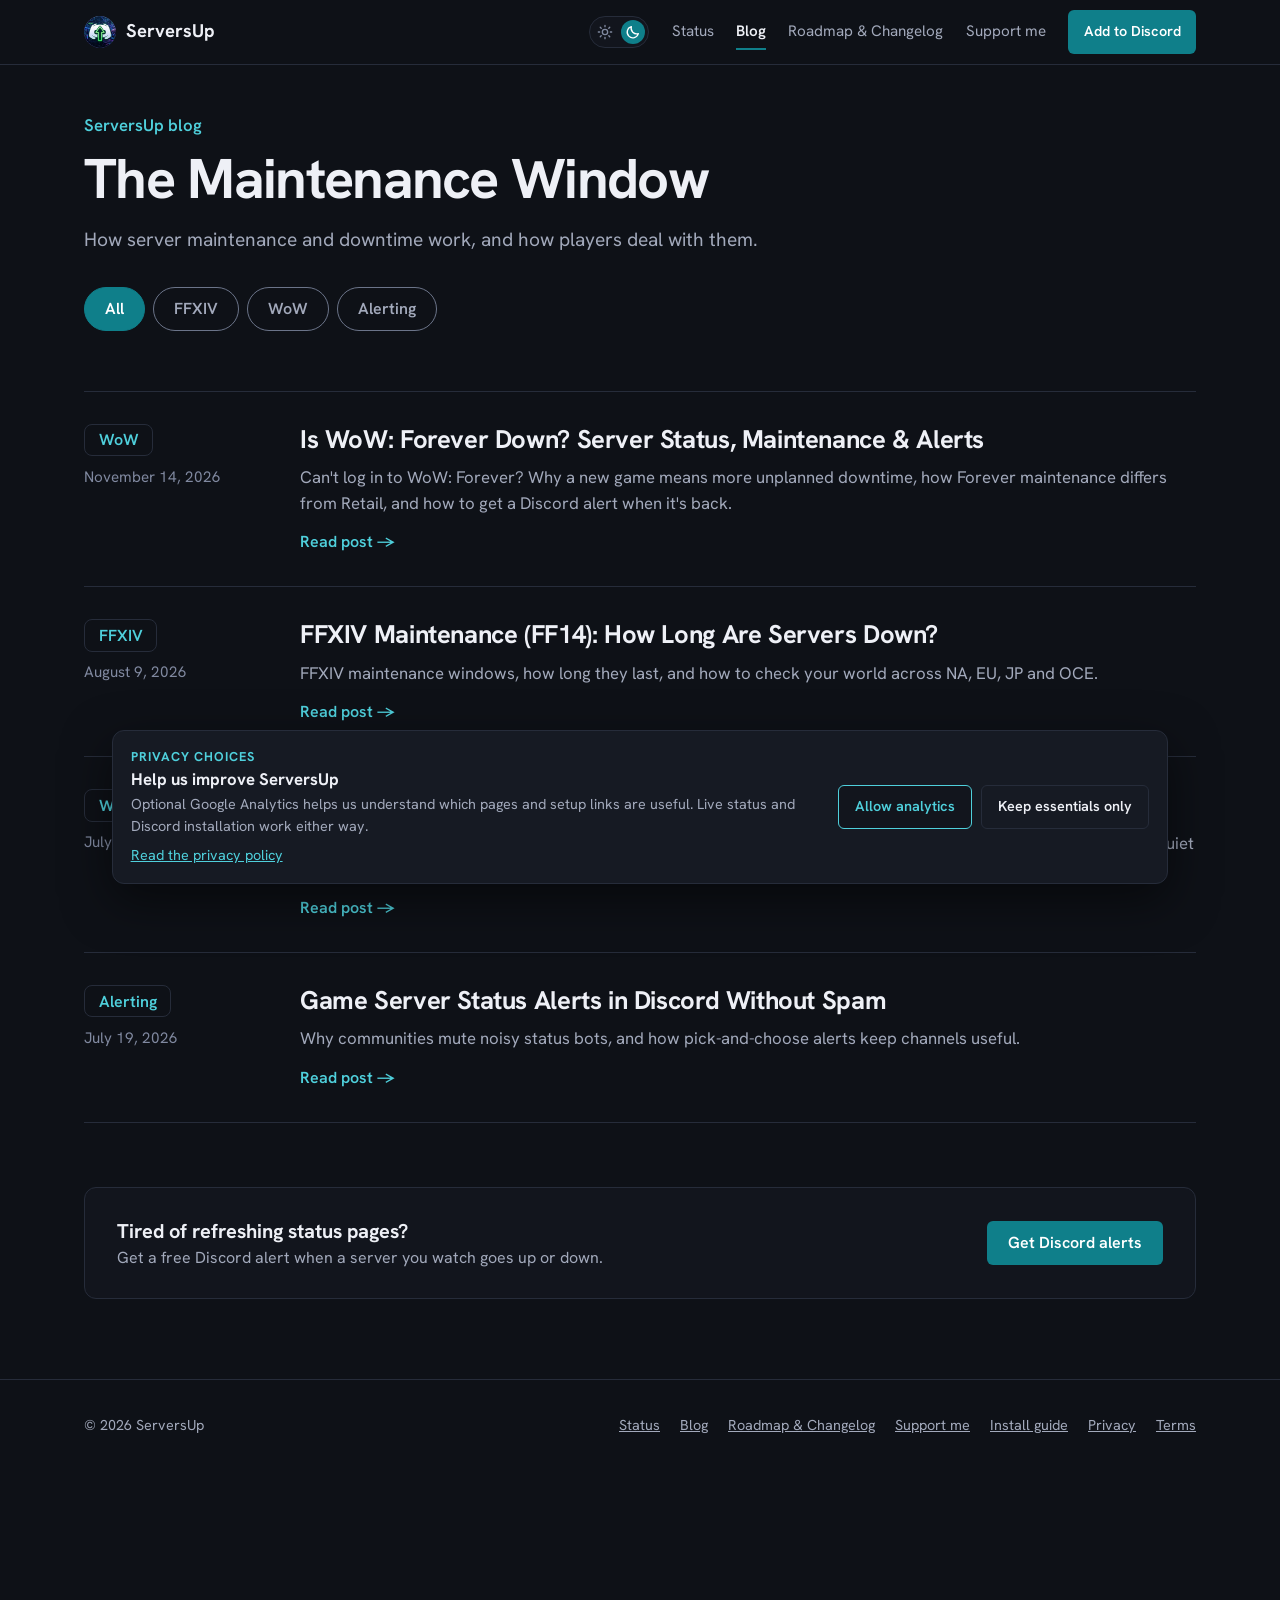
<file: blog/index.html>
<!doctype html>
<html lang="en" data-theme="dark">
  <head>
    <meta charset="utf-8" />
    <meta name="viewport" content="width=device-width, initial-scale=1" />
    <script>
      (function () {
        var t = "dark";
        try {
          t = localStorage.getItem("serversup-theme") || t;
        } catch (e) {}
        var d = document.documentElement;
        d.setAttribute("data-theme", t === "light" ? "light" : "dark");
        d.classList.add("js");
      })();
    </script>
    <script src="/analytics.js"></script>
    <title>Game Server Maintenance &amp; Downtime Blog | ServersUp</title>
    <meta
      name="description"
      content="The Maintenance Window: how game server maintenance and downtime work, how long they last, and how players deal with them. WoW, FFXIV and more."
    />
    <link rel="canonical" href="https://serversup.app/blog/" />
    <meta property="og:type" content="website" />
    <meta property="og:site_name" content="ServersUp" />
    <meta property="og:title" content="Game Server Maintenance &amp; Downtime Blog | ServersUp" />
    <meta
      property="og:description"
      content="The Maintenance Window: how game server maintenance and downtime work, how long they last, and how players deal with them."
    />
    <meta property="og:url" content="https://serversup.app/blog/" />
    <meta property="og:image" content="https://serversup.app/assets/serversup-logo.png" />
    <meta property="og:image:width" content="1024" />
    <meta property="og:image:height" content="1024" />
    <meta property="og:image:alt" content="ServersUp logo" />
    <meta name="twitter:card" content="summary" />
    <meta name="twitter:title" content="Game Server Maintenance &amp; Downtime Blog | ServersUp" />
    <meta
      name="twitter:description"
      content="The Maintenance Window: how game server maintenance and downtime work, how long they last, and how players deal with them."
    />
    <meta name="twitter:image" content="https://serversup.app/assets/serversup-logo.png" />
    <meta name="theme-color" content="#0e1117" />
    <link rel="icon" href="/assets/favicon-32.png" type="image/png" sizes="32x32" />
    <link rel="apple-touch-icon" href="/assets/apple-touch-icon.png" />
    <link rel="preconnect" href="https://fonts.googleapis.com" />
    <link rel="preconnect" href="https://fonts.gstatic.com" crossorigin />
    <link
      href="https://fonts.googleapis.com/css2?family=Hanken+Grotesk:wght@400;500;600;700&display=swap"
      rel="stylesheet"
    />
    <link rel="stylesheet" href="/css/site.css" />
    <script type="application/ld+json">
    {
      "@context": "https://schema.org",
      "@graph": [
        {
          "@type": "Organization",
          "@id": "https://serversup.app/#organization",
          "name": "ServersUp",
          "url": "https://serversup.app/",
          "logo": {
            "@type": "ImageObject",
            "url": "https://serversup.app/assets/serversup-logo.png"
          },
          "sameAs": [
            "https://github.com/ServersUp",
            "https://github.com/ServersUp/servers-up-website",
            "https://ko-fi.com/R6R71Z1SRN"
          ]
        },
        {
          "@type": "Blog",
          "name": "The Maintenance Window",
          "url": "https://serversup.app/blog/",
          "description": "How server maintenance and downtime work, and how players deal with them.",
          "publisher": {
            "@id": "https://serversup.app/#organization"
          },
          "blogPost": [
            {
              "@type": "BlogPosting",
              "headline": "Is WoW: Forever Down? Server Status, Maintenance & Alerts",
              "url": "https://serversup.app/blog/is-wow-forever-down/",
              "datePublished": "2026-11-14",
              "image": "https://serversup.app/assets/serversup-logo.png",
              "author": {
                "@id": "https://serversup.app/#organization"
              }
            },
            {
              "@type": "BlogPosting",
              "headline": "FFXIV Maintenance (FF14): How Long & Is It Down?",
              "url": "https://serversup.app/blog/ffxiv-maintenance/",
              "datePublished": "2026-08-09",
              "image": "https://serversup.app/assets/serversup-logo.png",
              "author": {
                "@id": "https://serversup.app/#organization"
              }
            },
            {
              "@type": "BlogPosting",
              "headline": "Is WoW Down? Patch Day, Great Vault & Server Maintenance",
              "url": "https://serversup.app/blog/is-wow-down/",
              "datePublished": "2026-07-26",
              "image": "https://serversup.app/assets/serversup-logo.png",
              "author": {
                "@id": "https://serversup.app/#organization"
              }
            },
            {
              "@type": "BlogPosting",
              "headline": "Game Server Status Alerts in Discord Without Spam",
              "url": "https://serversup.app/blog/game-server-status-alerts-discord-without-spam/",
              "datePublished": "2026-07-19",
              "image": "https://serversup.app/assets/discord-alert-example.png",
              "author": {
                "@id": "https://serversup.app/#organization"
              }
            }
          ]
        }
      ]
    }
    </script>
    <script src="/js/site.js" defer></script>
  </head>
  <body>
    <a class="skip-link" href="#blog">Skip to posts</a>

    <header class="site-header">
      <div class="wrap">
        <nav class="nav" aria-label="Primary">
          <a class="brand" href="/">
            <span class="brand__mark"><img src="/assets/serversup-logo-128.png" alt="" width="32" height="32" decoding="async" /></span>
            <span>ServersUp</span>
          </a>
          <button class="nav-toggle" type="button" aria-expanded="false" aria-controls="nav-links" aria-label="Menu">
            <svg width="20" height="20" viewBox="0 0 24 24" fill="none" stroke="currentColor" stroke-width="2" stroke-linecap="round" aria-hidden="true"><path d="M4 7h16M4 12h16M4 17h16" /></svg>
          </button>
          <div class="nav-links" id="nav-links">
            <button class="theme-toggle" id="theme-toggle" type="button" aria-label="Dark mode" aria-pressed="true">
              <span class="theme-toggle__track">
                <span class="theme-toggle__knob"></span>
                <svg class="icon-sun" viewBox="0 0 24 24" aria-hidden="true"><circle cx="12" cy="12" r="4" /><path d="M12 2v2M12 20v2M4.9 4.9l1.4 1.4M17.7 17.7l1.4 1.4M2 12h2M20 12h2M4.9 19.1l1.4-1.4M17.7 6.3l1.4-1.4" /></svg>
                <svg class="icon-moon" viewBox="0 0 24 24" aria-hidden="true"><path d="M20 14.5A8.5 8.5 0 019.5 4 8.5 8.5 0 1020 14.5z" /></svg>
              </span>
            </button>
            <a class="nav-link" href="/server-status/">Status</a>
            <a class="nav-link" href="/blog/" aria-current="page">Blog</a>
            <a class="nav-link" href="/changelog/">Roadmap &amp; Changelog</a>
            <a class="nav-link" href="https://ko-fi.com/R6R71Z1SRN" target="_blank" rel="noopener">Support me<span class="sr-only"> (opens in a new tab)</span></a>
            <a class="btn btn-cta btn--sm" href="/install/">Add to Discord</a>
          </div>
        </nav>
      </div>
    </header>

    <main id="blog">
      <div class="wrap page-head">
        <p class="eyebrow">ServersUp blog</p>
        <h1 class="h1">The Maintenance Window</h1>
        <p class="lede">How server maintenance and downtime work, and how players deal with them.</p>
        <div class="filters" role="group" aria-label="Filter posts by topic">
          <button type="button" class="chip-btn" data-filter="all" aria-pressed="true">All</button>
          <button type="button" class="chip-btn" data-filter="FFXIV" aria-pressed="false">FFXIV</button>
          <button type="button" class="chip-btn" data-filter="WoW" aria-pressed="false">WoW</button>
          <button type="button" class="chip-btn" data-filter="Alerting" aria-pressed="false">Alerting</button>
        </div>
      </div>

      <div class="wrap">
        <!--
          SHIP GATE - every new post under blog/<slug>/index.html MUST also appear in
          Blog.blogPost[] in the JSON-LD <script> above (headline, url, datePublished, image, author).
          Updating the HTML list alone is NOT enough. Fail the publish if blogPost[] is stale.
          Verify: python3 .cursor/skills/seo-aeo/scripts/check_blog_blogpost_sync.py
        -->
        <p class="sr-only" role="status" data-filter-status></p>
        <ul class="post-list" data-post-list>
        <li data-tag="WoW">
          <a class="post-row" href="/blog/is-wow-forever-down/" aria-labelledby="pt-is-wow-forever-down" aria-describedby="pe-is-wow-forever-down">
            <span class="post-row__meta">
              <span class="tag">WoW</span>
              <time datetime="2026-11-14">November 14, 2026</time>
            </span>
            <span class="post-row__body">
              <h2 class="post-row__title" id="pt-is-wow-forever-down">Is WoW: Forever Down? Server Status, Maintenance &amp; Alerts</h2>
              <span class="post-row__excerpt" id="pe-is-wow-forever-down">Can&#x27;t log in to WoW: Forever? Why a new game means more unplanned downtime, how Forever maintenance differs from Retail, and how to get a Discord alert when it&#x27;s back.</span>
              <span class="post-row__more">Read post <span aria-hidden="true">&rarr;</span></span>
            </span>
          </a>
        </li>
        <li data-tag="FFXIV">
          <a class="post-row" href="/blog/ffxiv-maintenance/" aria-labelledby="pt-ffxiv-maintenance" aria-describedby="pe-ffxiv-maintenance">
            <span class="post-row__meta">
              <span class="tag">FFXIV</span>
              <time datetime="2026-08-09">August 9, 2026</time>
            </span>
            <span class="post-row__body">
              <h2 class="post-row__title" id="pt-ffxiv-maintenance">FFXIV Maintenance (FF14): How Long Are Servers Down?</h2>
              <span class="post-row__excerpt" id="pe-ffxiv-maintenance">FFXIV maintenance windows, how long they last, and how to check your world across NA, EU, JP and OCE.</span>
              <span class="post-row__more">Read post <span aria-hidden="true">&rarr;</span></span>
            </span>
          </a>
        </li>
        <li data-tag="WoW">
          <a class="post-row" href="/blog/is-wow-down/" aria-labelledby="pt-is-wow-down" aria-describedby="pe-is-wow-down">
            <span class="post-row__meta">
              <span class="tag">WoW</span>
              <time datetime="2026-07-26">July 26, 2026</time>
            </span>
            <span class="post-row__body">
              <h2 class="post-row__title" id="pt-is-wow-down">Is WoW Down? Patch Day, Great Vault &amp; Server Maintenance</h2>
              <span class="post-row__excerpt" id="pe-is-wow-down">Patch day queues, Great Vault on Tuesday (Wednesday for EU folk), and server maintenance: live realm status plus quiet Discord alerts when your realm comes back.</span>
              <span class="post-row__more">Read post <span aria-hidden="true">&rarr;</span></span>
            </span>
          </a>
        </li>
        <li data-tag="Alerting">
          <a class="post-row" href="/blog/game-server-status-alerts-discord-without-spam/" aria-labelledby="pt-game-server-status-alerts-discord-without-spam" aria-describedby="pe-game-server-status-alerts-discord-without-spam">
            <span class="post-row__meta">
              <span class="tag">Alerting</span>
              <time datetime="2026-07-19">July 19, 2026</time>
            </span>
            <span class="post-row__body">
              <h2 class="post-row__title" id="pt-game-server-status-alerts-discord-without-spam">Game Server Status Alerts in Discord Without Spam</h2>
              <span class="post-row__excerpt" id="pe-game-server-status-alerts-discord-without-spam">Why communities mute noisy status bots, and how pick-and-choose alerts keep channels useful.</span>
              <span class="post-row__more">Read post <span aria-hidden="true">&rarr;</span></span>
            </span>
          </a>
        </li>
        </ul>

        <section class="callout blog-cta" aria-labelledby="blog-cta-title">
          <div>
            <h2 class="h3" id="blog-cta-title">Tired of refreshing status pages?</h2>
            <p class="muted">Get a free Discord alert when a server you watch goes up or down.</p>
          </div>
          <a class="btn btn-cta" href="/install/">Get Discord alerts</a>
        </section>
      </div>
    </main>

    <footer class="site-footer">
      <div class="wrap site-footer__inner">
        <span>&copy; <span id="year">2026</span> ServersUp</span>
        <ul class="site-footer__links">
          <li><a href="/server-status/">Status</a></li>
          <li><a href="/blog/">Blog</a></li>
          <li><a href="/changelog/">Roadmap &amp; Changelog</a></li>
          <li><a href="https://ko-fi.com/R6R71Z1SRN" target="_blank" rel="noopener">Support me<span class="sr-only"> (opens in a new tab)</span></a></li>
          <li><a href="/install/">Install guide</a></li>
          <li><a href="/privacy/">Privacy</a></li>
          <li><a href="/terms/">Terms</a></li>
        </ul>
      </div>
    </footer>
  </body>
</html>
</file>
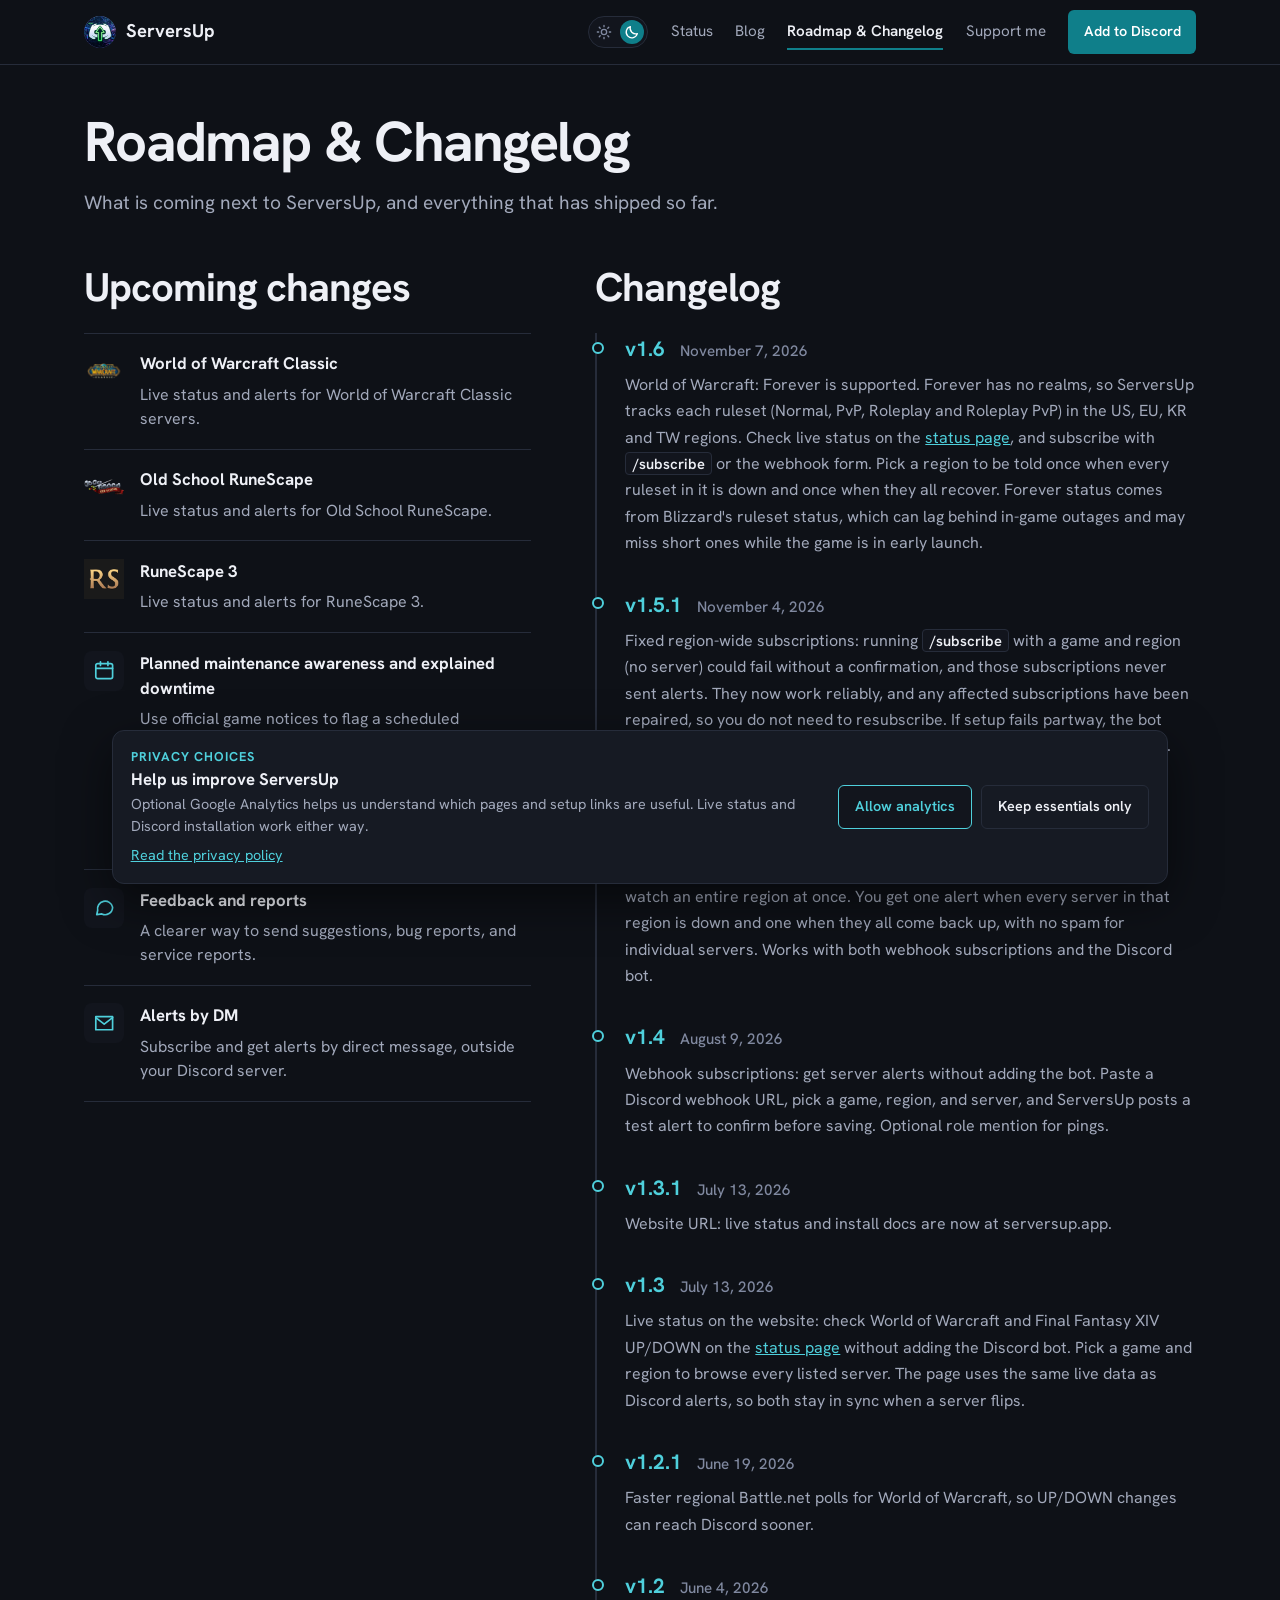
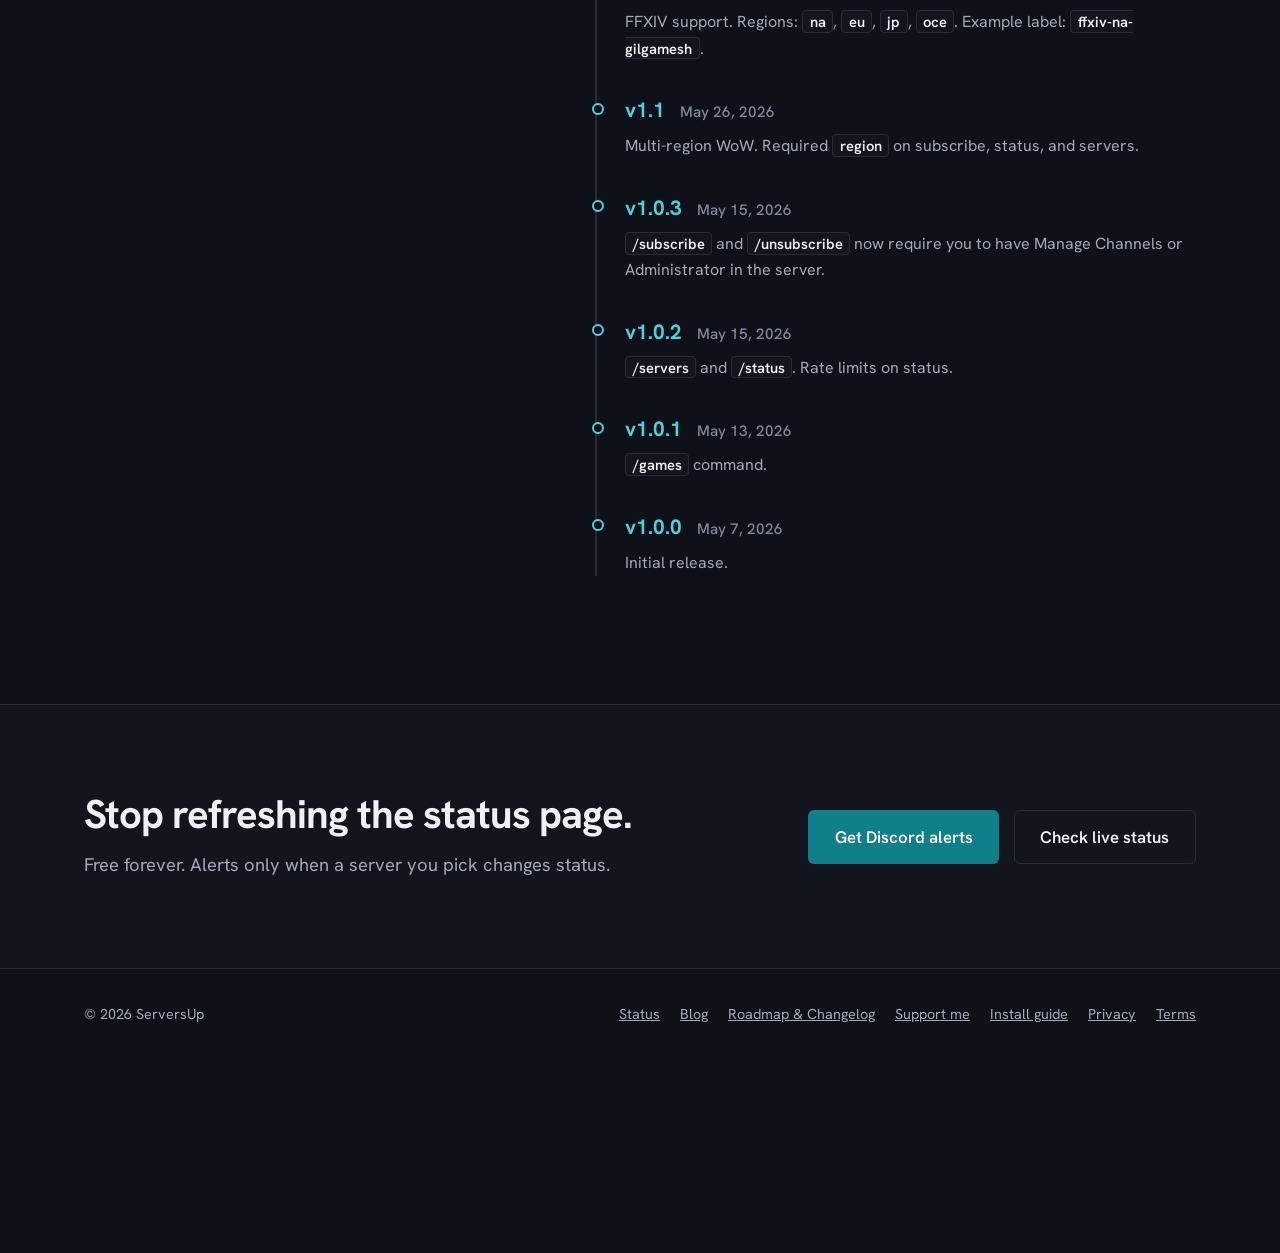
<file: changelog/index.html>
<!doctype html>
<html lang="en" data-theme="dark">
  <head>
    <meta charset="utf-8" />
    <meta name="viewport" content="width=device-width, initial-scale=1" />
    <script>
      (function () {
        var t = "dark";
        try {
          t = localStorage.getItem("serversup-theme") || t;
        } catch (e) {}
        var d = document.documentElement;
        d.setAttribute("data-theme", t === "light" ? "light" : "dark");
        d.classList.add("js");
      })();
    </script>
    <script src="/analytics.js"></script>
    <title>ServersUp Roadmap and Changelog</title>
    <meta
      name="description"
      content="See what is coming next to ServersUp and everything that has shipped: release notes for the Discord game server alert bot, from v1.0.0 to the latest version."
    />
    <meta name="theme-color" content="#0e1117" />
    <link rel="canonical" href="https://serversup.app/changelog/" />
    <meta property="og:type" content="website" />
    <meta property="og:site_name" content="ServersUp" />
    <meta property="og:title" content="ServersUp Roadmap and Changelog" />
    <meta
      property="og:description"
      content="What is coming next to ServersUp, and the release notes for every version of the Discord game server alert bot."
    />
    <meta property="og:url" content="https://serversup.app/changelog/" />
    <meta property="og:image" content="https://serversup.app/assets/serversup-logo.png" />
    <meta property="og:image:width" content="1024" />
    <meta property="og:image:height" content="1024" />
    <meta property="og:image:alt" content="ServersUp logo" />
    <meta name="twitter:card" content="summary" />
    <meta name="twitter:title" content="ServersUp Roadmap and Changelog" />
    <meta
      name="twitter:description"
      content="What is coming next to ServersUp, and the release notes for every version of the Discord game server alert bot."
    />
    <meta name="twitter:image" content="https://serversup.app/assets/serversup-logo.png" />
    <link rel="icon" href="/assets/favicon-32.png" type="image/png" sizes="32x32" />
    <link rel="apple-touch-icon" href="/assets/apple-touch-icon.png" />
    <link rel="preconnect" href="https://fonts.googleapis.com" />
    <link rel="preconnect" href="https://fonts.gstatic.com" crossorigin />
    <link
      href="https://fonts.googleapis.com/css2?family=Hanken+Grotesk:wght@400;500;600;700&display=swap"
      rel="stylesheet"
    />
    <link rel="stylesheet" href="/css/site.css" />
    <script type="application/ld+json">
    {
      "@context": "https://schema.org",
      "@graph": [
        {
          "@type": "WebPage",
          "@id": "https://serversup.app/changelog/#webpage",
          "url": "https://serversup.app/changelog/",
          "name": "ServersUp Roadmap and Changelog",
          "description": "What is coming next to ServersUp, and the release notes for every version of the Discord game server alert bot.",
          "isPartOf": {
            "@id": "https://serversup.app/#website"
          },
          "publisher": {
            "@id": "https://serversup.app/#organization"
          },
          "dateModified": "2026-11-07"
        },
        {
          "@type": "SoftwareApplication",
          "@id": "https://serversup.app/#software",
          "name": "ServersUp",
          "softwareVersion": "1.6",
          "releaseNotes": "https://serversup.app/changelog/#v1-6"
        }
      ]
    }
    </script>
    <script src="/js/site.js" defer></script>
  </head>
  <body>
    <a class="skip-link" href="#main">Skip to content</a>

    <header class="site-header">
      <div class="wrap">
        <nav class="nav" aria-label="Primary">
          <a class="brand" href="/">
            <span class="brand__mark"><img src="/assets/serversup-logo-128.png" alt="" width="32" height="32" decoding="async" /></span>
            <span>ServersUp</span>
          </a>
          <button class="nav-toggle" type="button" aria-expanded="false" aria-controls="nav-links" aria-label="Menu">
            <svg width="20" height="20" viewBox="0 0 24 24" fill="none" stroke="currentColor" stroke-width="2" stroke-linecap="round" aria-hidden="true"><path d="M4 7h16M4 12h16M4 17h16" /></svg>
          </button>
          <div class="nav-links" id="nav-links">
            <button class="theme-toggle" id="theme-toggle" type="button" aria-label="Dark mode" aria-pressed="true">
              <span class="theme-toggle__track">
                <span class="theme-toggle__knob"></span>
                <svg class="icon-sun" viewBox="0 0 24 24" aria-hidden="true"><circle cx="12" cy="12" r="4" /><path d="M12 2v2M12 20v2M4.9 4.9l1.4 1.4M17.7 17.7l1.4 1.4M2 12h2M20 12h2M4.9 19.1l1.4-1.4M17.7 6.3l1.4-1.4" /></svg>
                <svg class="icon-moon" viewBox="0 0 24 24" aria-hidden="true"><path d="M20 14.5A8.5 8.5 0 019.5 4 8.5 8.5 0 1020 14.5z" /></svg>
              </span>
            </button>
            <a class="nav-link" href="/server-status/">Status</a>
            <a class="nav-link" href="/blog/">Blog</a>
            <a class="nav-link" href="/changelog/" aria-current="page">Roadmap &amp; Changelog</a>
            <a class="nav-link" href="https://ko-fi.com/R6R71Z1SRN" target="_blank" rel="noopener">Support me<span class="sr-only"> (opens in a new tab)</span></a>
            <a class="btn btn-cta btn--sm" href="/install/">Add to Discord</a>
          </div>
        </nav>
      </div>
    </header>

    <main id="main">
      <section class="wrap page-head" aria-labelledby="page-title">
        <h1 class="h1" id="page-title">Roadmap &amp; Changelog</h1>
        <p class="lede">What is coming next to ServersUp, and everything that has shipped so far.</p>
      </section>

      <div class="wrap changelog-layout">
        <section class="changelog-layout__col" aria-labelledby="upcoming-title">
          <h2 class="h2" id="upcoming-title">Upcoming changes</h2>
          <ul class="roadmap">
            <li>
              <span class="roadmap__icon roadmap__icon--game"><img src="/assets/game-wow-classic.png" alt="" width="48" height="48" loading="lazy" /></span>
              <div>
                <strong>World of Warcraft Classic</strong>
                <p>Live status and alerts for World of Warcraft Classic servers.</p>
              </div>
            </li>
            <li>
              <span class="roadmap__icon roadmap__icon--game"><img src="/assets/game-osrs.png" alt="" width="48" height="48" loading="lazy" /></span>
              <div>
                <strong>Old School RuneScape</strong>
                <p>Live status and alerts for Old School RuneScape.</p>
              </div>
            </li>
            <li>
              <span class="roadmap__icon roadmap__icon--game"><img src="/assets/game-rs3.png" alt="" width="48" height="48" loading="lazy" /></span>
              <div>
                <strong>RuneScape 3</strong>
                <p>Live status and alerts for RuneScape 3.</p>
              </div>
            </li>
            <li>
              <span class="roadmap__icon"><svg viewBox="0 0 24 24" width="24" height="24" fill="none" stroke="currentColor" stroke-width="1.8" stroke-linecap="round" stroke-linejoin="round" aria-hidden="true"><rect x="3" y="5" width="18" height="16" rx="2"/><path d="M3 10h18M8 3v4M16 3v4"/></svg></span>
              <div>
                <strong>Planned maintenance awareness and explained downtime</strong>
                <p>
                  Use official game notices to flag a scheduled maintenance window before it starts. When a monitored
                  server goes down, tell scheduled maintenance apart from an unplanned outage when there is a matching
                  notice, and link to the official explanation.
                </p>
              </div>
            </li>
            <li>
              <span class="roadmap__icon"><svg viewBox="0 0 24 24" width="24" height="24" fill="none" stroke="currentColor" stroke-width="1.8" stroke-linecap="round" stroke-linejoin="round" aria-hidden="true"><path d="M21 12a8 8 0 0 1-11.5 7.2L4 20l1-4.5A8 8 0 1 1 21 12z"/></svg></span>
              <div>
                <strong>Feedback and reports</strong>
                <p>A clearer way to send suggestions, bug reports, and service reports.</p>
              </div>
            </li>
            <li>
              <span class="roadmap__icon"><svg viewBox="0 0 24 24" width="24" height="24" fill="none" stroke="currentColor" stroke-width="1.8" stroke-linecap="round" stroke-linejoin="round" aria-hidden="true"><path d="M3 5h18v14H3z"/><path d="M3 6l9 7 9-7"/></svg></span>
              <div>
                <strong>Alerts by DM</strong>
                <p>Subscribe and get alerts by direct message, outside your Discord server.</p>
              </div>
            </li>
          </ul>
        </section>

        <section class="changelog-layout__col changelog-layout__col--wide" aria-labelledby="changelog-title">
          <h2 class="h2" id="changelog-title">Changelog</h2>
          <div class="releases">
            <article class="release" id="v1-6">
              <h3><span class="release__v">v1.6</span> <time datetime="2026-11-07">November 7, 2026</time></h3>
              <p>
                World of Warcraft: Forever is supported. Forever has no realms, so ServersUp tracks each ruleset
                (Normal, PvP, Roleplay and Roleplay PvP) in the US, EU, KR and TW regions. Check live status on the
                <a href="/server-status/?game=wow-forever">status page</a>, and subscribe with
                <code>/subscribe</code> or the webhook form. Pick a region to be told once when every ruleset in it
                is down and once when they all recover. Forever status comes from Blizzard's ruleset status, which can
                lag behind in-game outages and may miss short ones while the game is in early launch.
              </p>
            </article>
            <article class="release" id="v1-5-1">
              <h3><span class="release__v">v1.5.1</span> <time datetime="2026-11-04">November 4, 2026</time></h3>
              <p>
                Fixed region-wide subscriptions: running <code>/subscribe</code> with a game and region (no server)
                could fail without a confirmation, and those subscriptions never sent alerts. They now work reliably,
                and any affected subscriptions have been repaired, so you do not need to resubscribe. If setup fails
                partway, the bot now tells you to try again instead of saving a subscription that cannot alert.
              </p>
            </article>
            <article class="release" id="v1-5">
              <h3><span class="release__v">v1.5</span> <time datetime="2026-08-10">August 10, 2026</time></h3>
              <p>
                Subscribe to ALL servers: pick a game + region and choose ALL SERVERS in the webhook form (or use
                <code>/subscribe</code> with a game + region in Discord) to watch an entire region at once. You get one
                alert when every server in that region is down and one when they all come back up, with no spam for
                individual servers. Works with both webhook subscriptions and the Discord bot.
              </p>
            </article>
            <article class="release" id="v1-4">
              <h3><span class="release__v">v1.4</span> <time datetime="2026-08-09">August 9, 2026</time></h3>
              <p>
                Webhook subscriptions: get server alerts without adding the bot. Paste a Discord webhook URL, pick a
                game, region, and server, and ServersUp posts a test alert to confirm before saving. Optional role
                mention for pings.
              </p>
            </article>
            <article class="release" id="v1-3-1">
              <h3><span class="release__v">v1.3.1</span> <time datetime="2026-07-13">July 13, 2026</time></h3>
              <p>Website URL: live status and install docs are now at serversup.app.</p>
            </article>
            <article class="release" id="v1-3">
              <h3><span class="release__v">v1.3</span> <time datetime="2026-07-13">July 13, 2026</time></h3>
              <p>
                Live status on the website: check World of Warcraft and Final Fantasy XIV UP/DOWN on the
                <a href="/server-status/">status page</a> without adding the Discord bot. Pick a game and region to
                browse every listed server. The page uses the same live data as Discord alerts, so both stay in sync
                when a server flips.
              </p>
            </article>
            <article class="release" id="v1-2-1">
              <h3><span class="release__v">v1.2.1</span> <time datetime="2026-06-19">June 19, 2026</time></h3>
              <p>Faster regional Battle.net polls for World of Warcraft, so UP/DOWN changes can reach Discord sooner.</p>
            </article>
            <article class="release" id="v1-2">
              <h3><span class="release__v">v1.2</span> <time datetime="2026-06-04">June 4, 2026</time></h3>
              <p>
                FFXIV support. Regions: <code>na</code>, <code>eu</code>, <code>jp</code>, <code>oce</code>. Example
                label: <code>ffxiv-na-gilgamesh</code>.
              </p>
            </article>
            <article class="release" id="v1-1">
              <h3><span class="release__v">v1.1</span> <time datetime="2026-05-26">May 26, 2026</time></h3>
              <p>Multi-region WoW. Required <code>region</code> on subscribe, status, and servers.</p>
            </article>
            <article class="release" id="v1-0-3">
              <h3><span class="release__v">v1.0.3</span> <time datetime="2026-05-15">May 15, 2026</time></h3>
              <p>
                <code>/subscribe</code> and <code>/unsubscribe</code> now require you to have Manage Channels or
                Administrator in the server.
              </p>
            </article>
            <article class="release" id="v1-0-2">
              <h3><span class="release__v">v1.0.2</span> <time datetime="2026-05-15">May 15, 2026</time></h3>
              <p><code>/servers</code> and <code>/status</code>. Rate limits on status.</p>
            </article>
            <article class="release" id="v1-0-1">
              <h3><span class="release__v">v1.0.1</span> <time datetime="2026-05-13">May 13, 2026</time></h3>
              <p><code>/games</code> command.</p>
            </article>
            <article class="release" id="v1-0-0">
              <h3><span class="release__v">v1.0.0</span> <time datetime="2026-05-07">May 7, 2026</time></h3>
              <p>Initial release.</p>
            </article>
          </div>
        </section>
      </div>

      <section class="cta" aria-labelledby="cta-title">
        <div class="wrap cta__inner">
          <div class="cta__copy">
            <h2 class="h2" id="cta-title">Stop refreshing the status page.</h2>
            <p>Free forever. Alerts only when a server you pick changes status.</p>
          </div>
          <div class="cta__actions">
            <a class="btn btn-cta btn--lg" href="/install/">Get Discord alerts</a>
            <a class="btn btn--outline btn--lg" href="/server-status/">Check live status</a>
          </div>
        </div>
      </section>
    </main>

    <footer class="site-footer">
      <div class="wrap site-footer__inner">
        <span>&copy; <span id="year">2026</span> ServersUp</span>
        <ul class="site-footer__links">
          <li><a href="/server-status/">Status</a></li>
          <li><a href="/blog/">Blog</a></li>
          <li><a href="/changelog/">Roadmap &amp; Changelog</a></li>
          <li><a href="https://ko-fi.com/R6R71Z1SRN" target="_blank" rel="noopener">Support me<span class="sr-only"> (opens in a new tab)</span></a></li>
          <li><a href="/install/">Install guide</a></li>
          <li><a href="/privacy/">Privacy</a></li>
          <li><a href="/terms/">Terms</a></li>
        </ul>
      </div>
    </footer>
  </body>
</html>
</file>
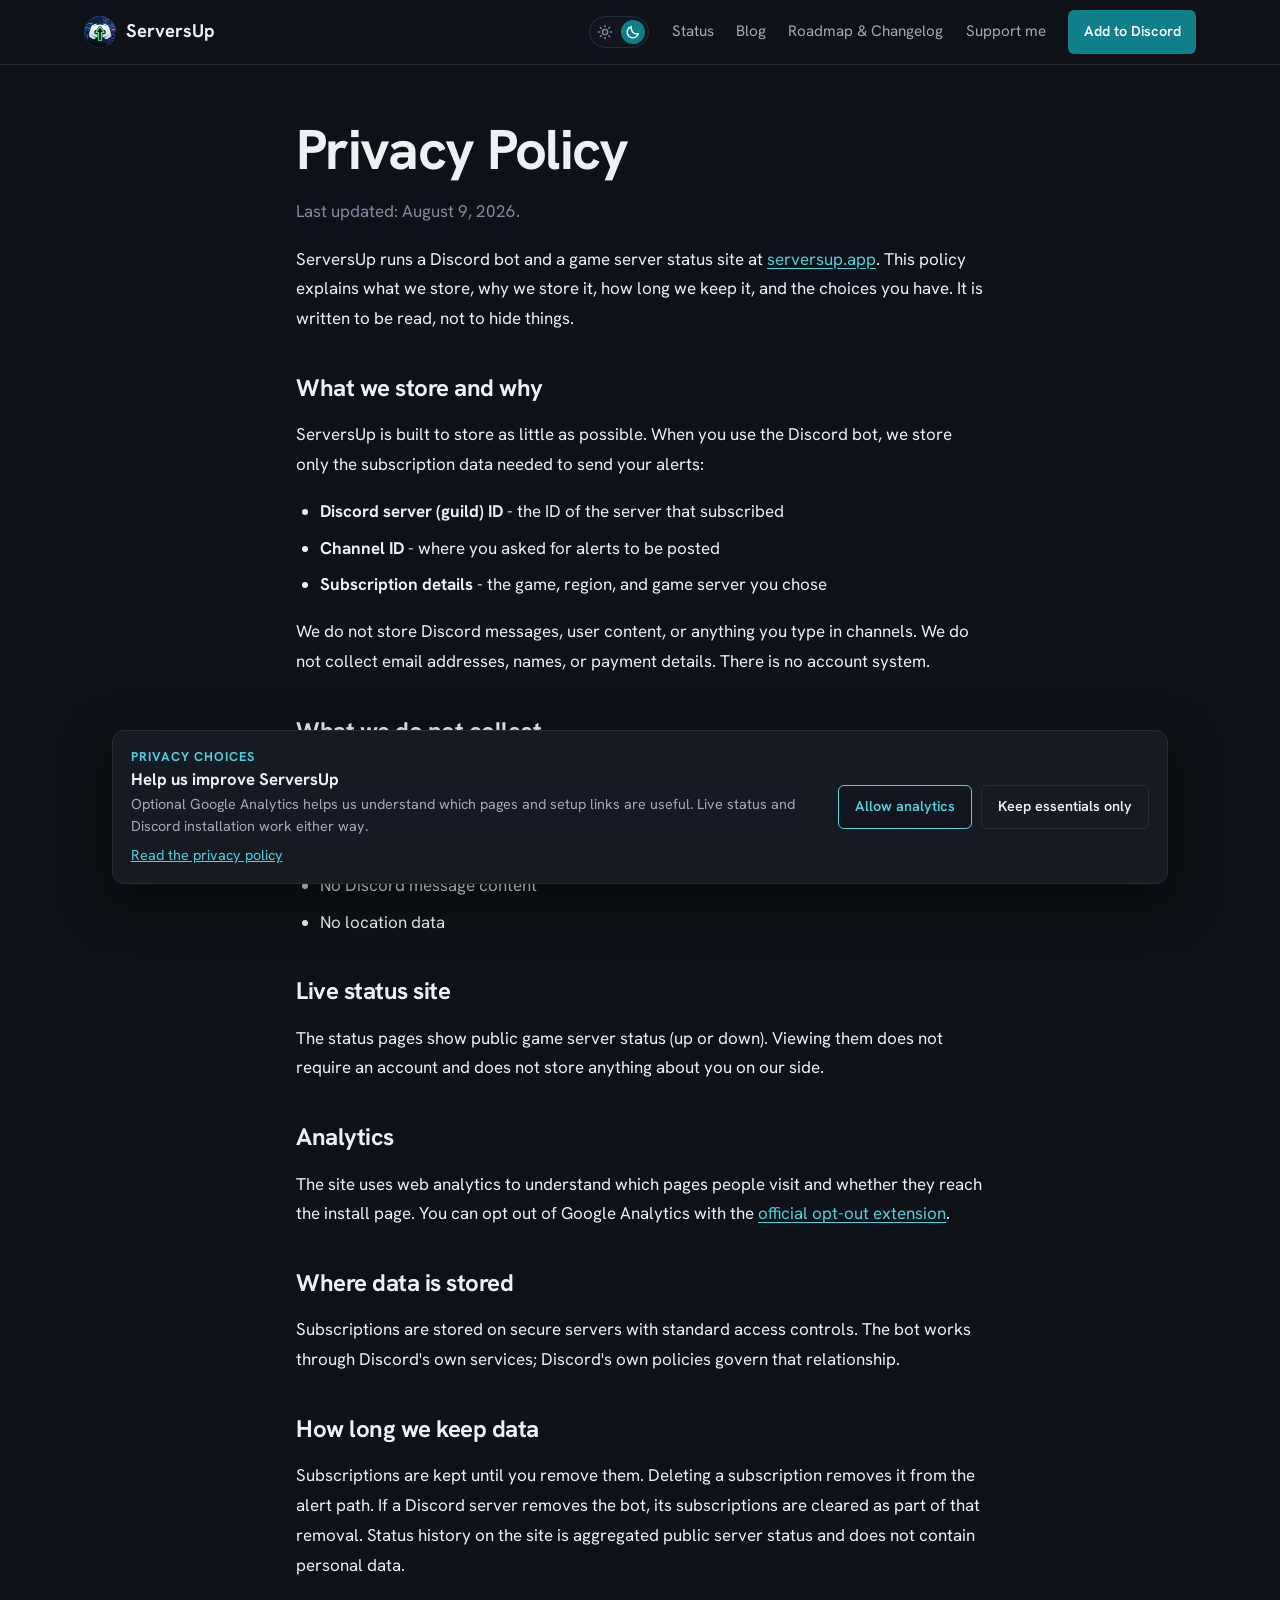
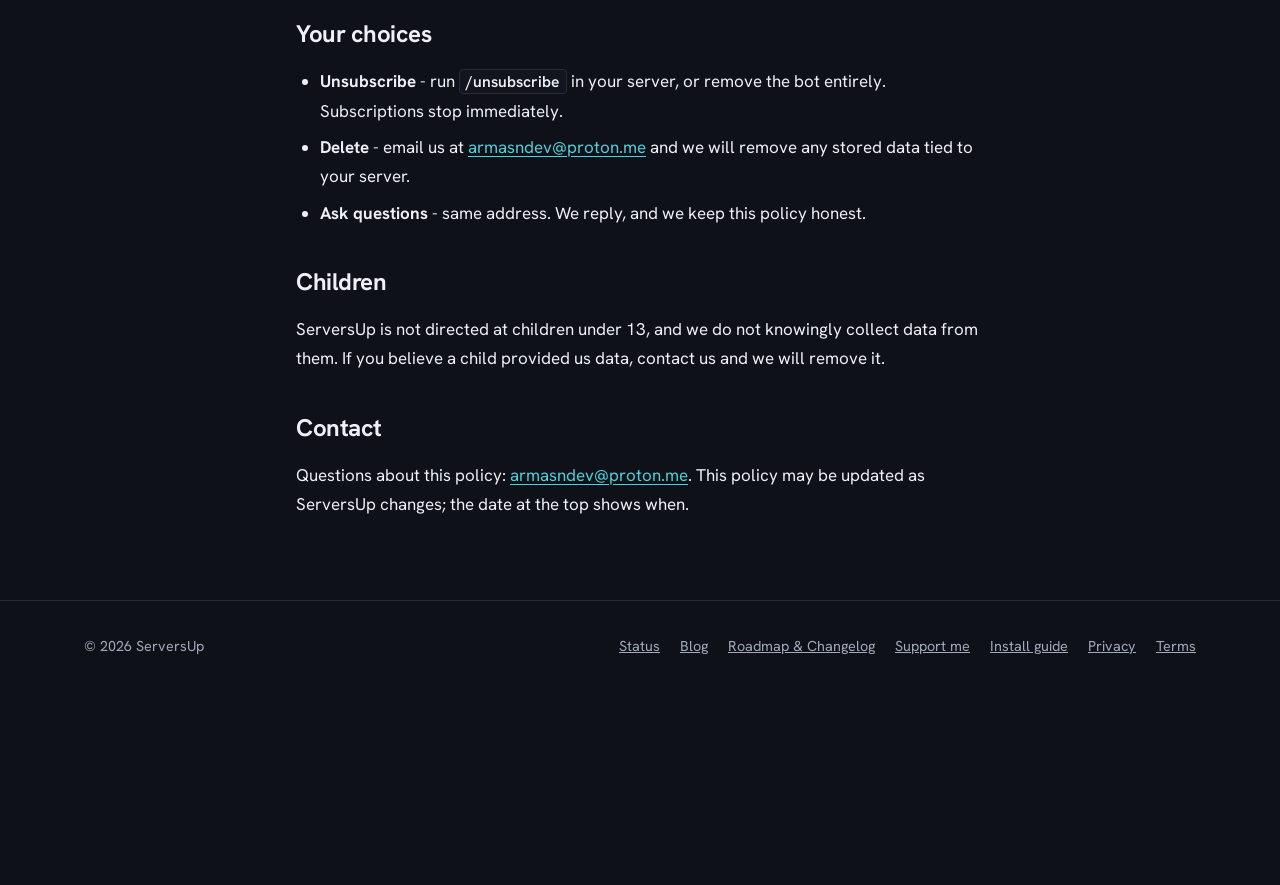
<file: privacy/index.html>
<!doctype html>
<html lang="en" data-theme="dark">
  <head>
    <meta charset="utf-8" />
    <meta name="viewport" content="width=device-width, initial-scale=1" />
    <script>
      (function () {
        var t = "dark";
        try {
          t = localStorage.getItem("serversup-theme") || t;
        } catch (e) {}
        var d = document.documentElement;
        d.setAttribute("data-theme", t === "light" ? "light" : "dark");
        d.classList.add("js");
      })();
    </script>
    <script src="/analytics.js"></script>
    <meta name="robots" content="index, follow" />
    <title>Privacy Policy | ServersUp</title>
    <meta name="description" content="ServersUp privacy policy: what the Discord bot and status site store, why, how long, and your rights." />
    <link rel="canonical" href="https://serversup.app/privacy/" />
    <meta property="og:type" content="website" />
    <meta property="og:site_name" content="ServersUp" />
    <meta property="og:title" content="Privacy Policy | ServersUp" />
    <meta property="og:description" content="ServersUp privacy policy: what the Discord bot and status site store, why, how long, and your rights." />
    <meta property="og:url" content="https://serversup.app/privacy/" />
    <meta property="og:image" content="https://serversup.app/assets/serversup-logo.png" />
    <meta property="og:image:width" content="1024" />
    <meta property="og:image:height" content="1024" />
    <meta property="og:image:alt" content="ServersUp logo" />
    <meta name="twitter:card" content="summary" />
    <meta name="twitter:title" content="Privacy Policy | ServersUp" />
    <meta name="twitter:description" content="ServersUp privacy policy: what the Discord bot and status site store, why, how long, and your rights." />
    <meta name="twitter:image" content="https://serversup.app/assets/serversup-logo.png" />
    <meta name="theme-color" content="#0e1117" />
    <link rel="icon" href="/assets/favicon-32.png" type="image/png" sizes="32x32" />
    <link rel="apple-touch-icon" href="/assets/apple-touch-icon.png" />
    <link rel="preconnect" href="https://fonts.googleapis.com" />
    <link rel="preconnect" href="https://fonts.gstatic.com" crossorigin />
    <link
      href="https://fonts.googleapis.com/css2?family=Hanken+Grotesk:wght@400;500;600;700&display=swap"
      rel="stylesheet"
    />
    <link rel="stylesheet" href="/css/site.css" />
    <script type="application/ld+json">
    {
      "@context": "https://schema.org",
      "@graph": [
        {
          "@type": "Organization",
          "@id": "https://serversup.app/#organization",
          "name": "ServersUp",
          "url": "https://serversup.app/",
          "logo": {
            "@type": "ImageObject",
            "url": "https://serversup.app/assets/serversup-logo.png"
          },
          "sameAs": [
            "https://github.com/ServersUp",
            "https://github.com/ServersUp/servers-up-website",
            "https://ko-fi.com/R6R71Z1SRN"
          ]
        },
        {
          "@type": "WebPage",
          "name": "Privacy Policy | ServersUp",
          "url": "https://serversup.app/privacy/",
          "description": "ServersUp privacy policy: what the Discord bot and status site store, why, how long, and your rights.",
          "inLanguage": "en"
        }
      ]
    }
    </script>
    <script src="/js/site.js" defer></script>
  </head>
  <body>
    <a class="skip-link" href="#main">Skip to content</a>

    <header class="site-header">
      <div class="wrap">
        <nav class="nav" aria-label="Primary">
          <a class="brand" href="/">
            <span class="brand__mark"><img src="/assets/serversup-logo-128.png" alt="" width="32" height="32" decoding="async" /></span>
            <span>ServersUp</span>
          </a>
          <button class="nav-toggle" type="button" aria-expanded="false" aria-controls="nav-links" aria-label="Menu">
            <svg width="20" height="20" viewBox="0 0 24 24" fill="none" stroke="currentColor" stroke-width="2" stroke-linecap="round" aria-hidden="true"><path d="M4 7h16M4 12h16M4 17h16" /></svg>
          </button>
          <div class="nav-links" id="nav-links">
            <button class="theme-toggle" id="theme-toggle" type="button" aria-label="Dark mode" aria-pressed="true">
              <span class="theme-toggle__track">
                <span class="theme-toggle__knob"></span>
                <svg class="icon-sun" viewBox="0 0 24 24" aria-hidden="true"><circle cx="12" cy="12" r="4" /><path d="M12 2v2M12 20v2M4.9 4.9l1.4 1.4M17.7 17.7l1.4 1.4M2 12h2M20 12h2M4.9 19.1l1.4-1.4M17.7 6.3l1.4-1.4" /></svg>
                <svg class="icon-moon" viewBox="0 0 24 24" aria-hidden="true"><path d="M20 14.5A8.5 8.5 0 019.5 4 8.5 8.5 0 1020 14.5z" /></svg>
              </span>
            </button>
            <a class="nav-link" href="/server-status/">Status</a>
            <a class="nav-link" href="/blog/">Blog</a>
            <a class="nav-link" href="/changelog/">Roadmap &amp; Changelog</a>
            <a class="nav-link" href="https://ko-fi.com/R6R71Z1SRN" target="_blank" rel="noopener">Support me<span class="sr-only"> (opens in a new tab)</span></a>
            <a class="btn btn-cta btn--sm" href="/install/">Add to Discord</a>
          </div>
        </nav>
      </div>
    </header>

    <main id="main">
      <article class="wrap legal">
        <h1 class="h1">Privacy Policy</h1>
        <div class="prose">
<p class="legal-updated">Last updated: August 9, 2026.</p>

      <p>
        ServersUp runs a Discord bot and a game server status site at
        <a href="/">serversup.app</a>. This policy explains what we store, why we store it,
        how long we keep it, and the choices you have. It is written to be read, not to hide things.
      </p>

      <h2>What we store and why</h2>
      <p>
        ServersUp is built to store as little as possible. When you use the Discord bot, we store only
        the subscription data needed to send your alerts:
      </p>
      <ul>
        <li><strong>Discord server (guild) ID</strong> - the ID of the server that subscribed</li>
        <li><strong>Channel ID</strong> - where you asked for alerts to be posted</li>
        <li><strong>Subscription details</strong> - the game, region, and game server you chose</li>
      </ul>
      <p>
        We do not store Discord messages, user content, or anything you type in channels. We do not
        collect email addresses, names, or payment details. There is no account system.
      </p>

      <h2>What we do not collect</h2>
      <ul>
        <li>No email addresses (unless you email us directly)</li>
        <li>No names, usernames, or profiles</li>
        <li>No payment information</li>
        <li>No Discord message content</li>
        <li>No location data</li>
      </ul>

      <h2>Live status site</h2>
      <p>
        The status pages show public game server status (up or down). Viewing them does not require an
        account and does not store anything about you on our side.
      </p>

      <h2>Analytics</h2>
      <p>
        The site uses web analytics to understand which pages people visit and whether they reach the
        install page. You can opt out of Google Analytics with the
        <a href="https://tools.google.com/dlpage/gaoptout" target="_blank" rel="noopener noreferrer"
          >official opt-out extension</a
        >.
      </p>

      <h2>Where data is stored</h2>
      <p>
        Subscriptions are stored on secure servers with standard access controls. The bot works
        through Discord's own services; Discord's own policies govern that relationship.
      </p>

      <h2>How long we keep data</h2>
      <p>
        Subscriptions are kept until you remove them. Deleting a subscription removes it from the
        alert path. If a Discord server removes the bot, its subscriptions are cleared as part of that
        removal. Status history on the site is aggregated public server status and does not contain
        personal data.
      </p>

      <h2>Your choices</h2>
      <ul>
        <li>
          <strong>Unsubscribe</strong> - run <code>/unsubscribe</code> in your server, or remove the
          bot entirely. Subscriptions stop immediately.
        </li>
        <li>
          <strong>Delete</strong> - email us at
          <a href="mailto:armasndev@proton.me">armasndev@proton.me</a> and we will remove any stored
          data tied to your server.
        </li>
        <li>
          <strong>Ask questions</strong> - same address. We reply, and we keep this policy honest.
        </li>
      </ul>

      <h2>Children</h2>
      <p>
        ServersUp is not directed at children under 13, and we do not knowingly collect data from
        them. If you believe a child provided us data, contact us and we will remove it.
      </p>

      <h2>Contact</h2>
      <p>
        Questions about this policy: <a href="mailto:armasndev@proton.me">armasndev@proton.me</a>.
        This policy may be updated as ServersUp changes; the date at the top shows when.
      </p>
        </div>
      </article>
    </main>

    <footer class="site-footer">
      <div class="wrap site-footer__inner">
        <span>&copy; <span id="year">2026</span> ServersUp</span>
        <ul class="site-footer__links">
          <li><a href="/server-status/">Status</a></li>
          <li><a href="/blog/">Blog</a></li>
          <li><a href="/changelog/">Roadmap &amp; Changelog</a></li>
          <li><a href="https://ko-fi.com/R6R71Z1SRN" target="_blank" rel="noopener">Support me<span class="sr-only"> (opens in a new tab)</span></a></li>
          <li><a href="/install/">Install guide</a></li>
          <li><a href="/privacy/">Privacy</a></li>
          <li><a href="/terms/">Terms</a></li>
        </ul>
      </div>
    </footer>
  </body>
</html>
</file>
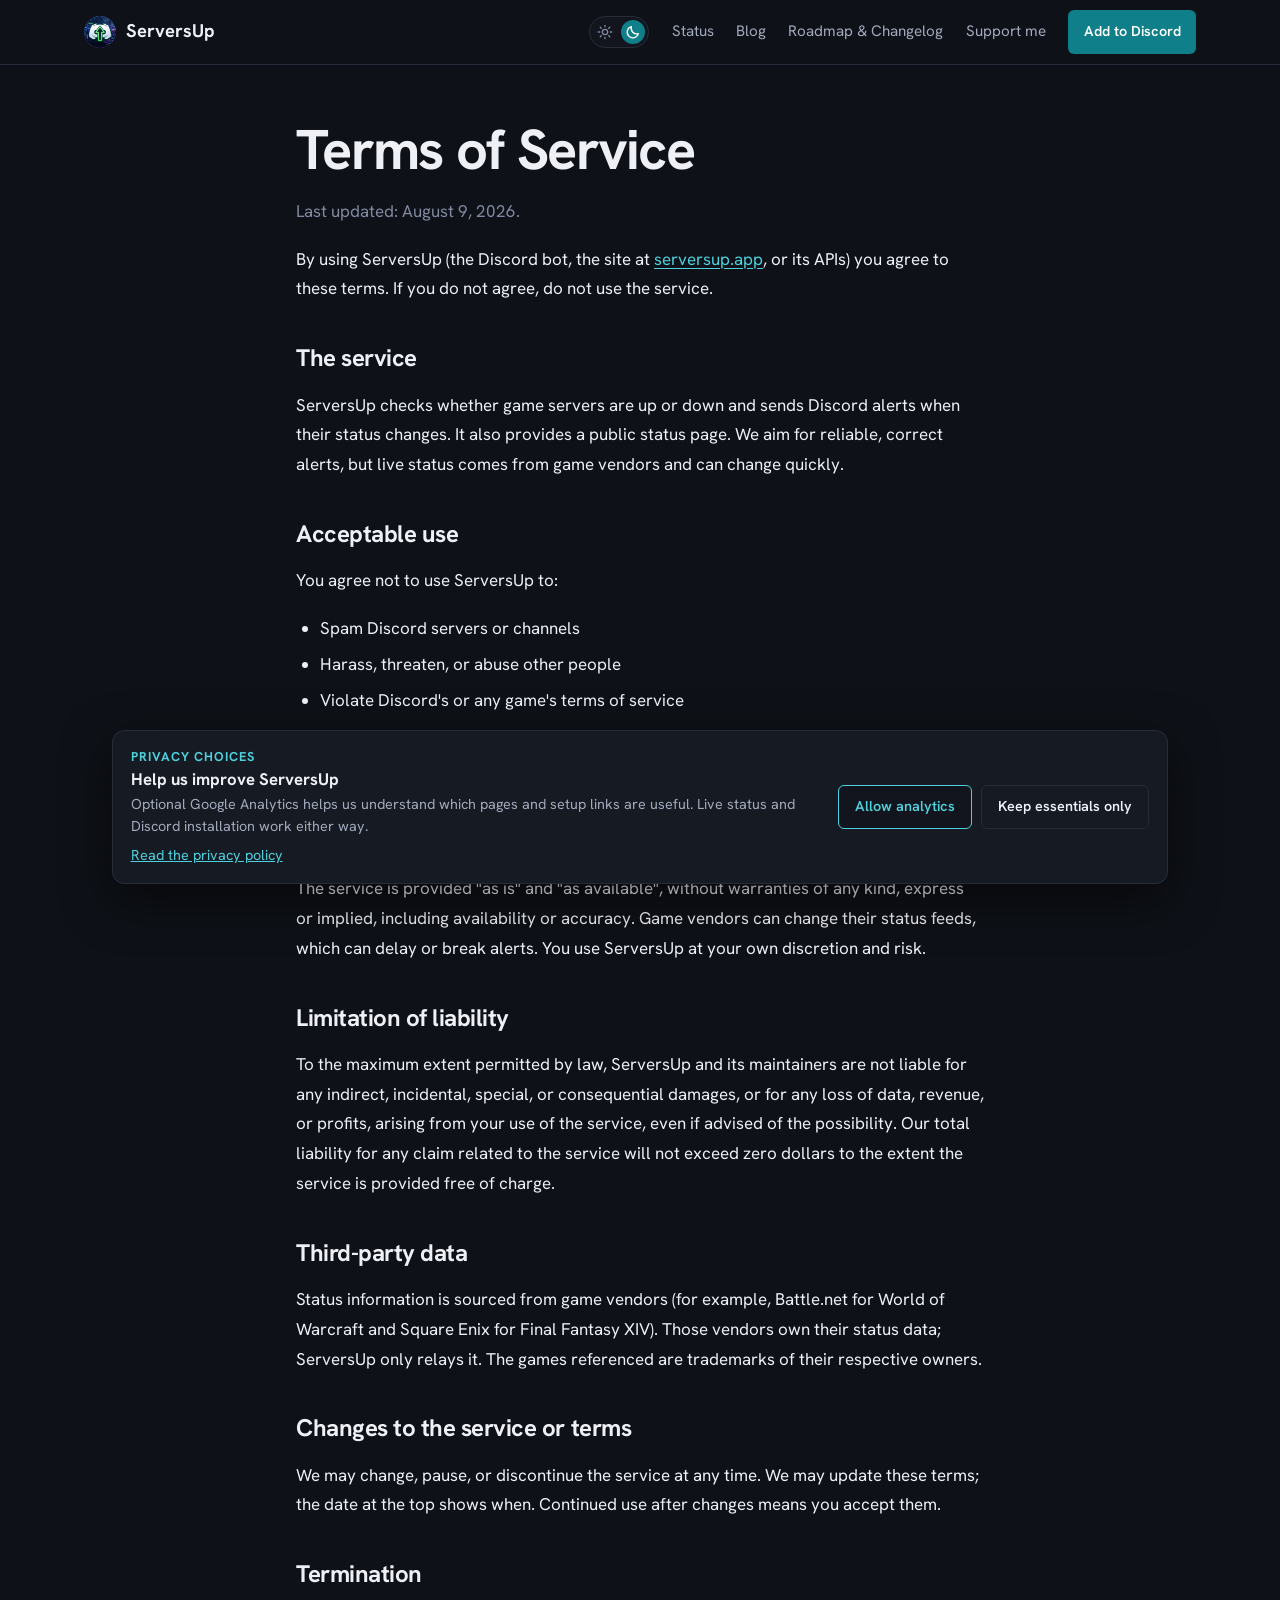
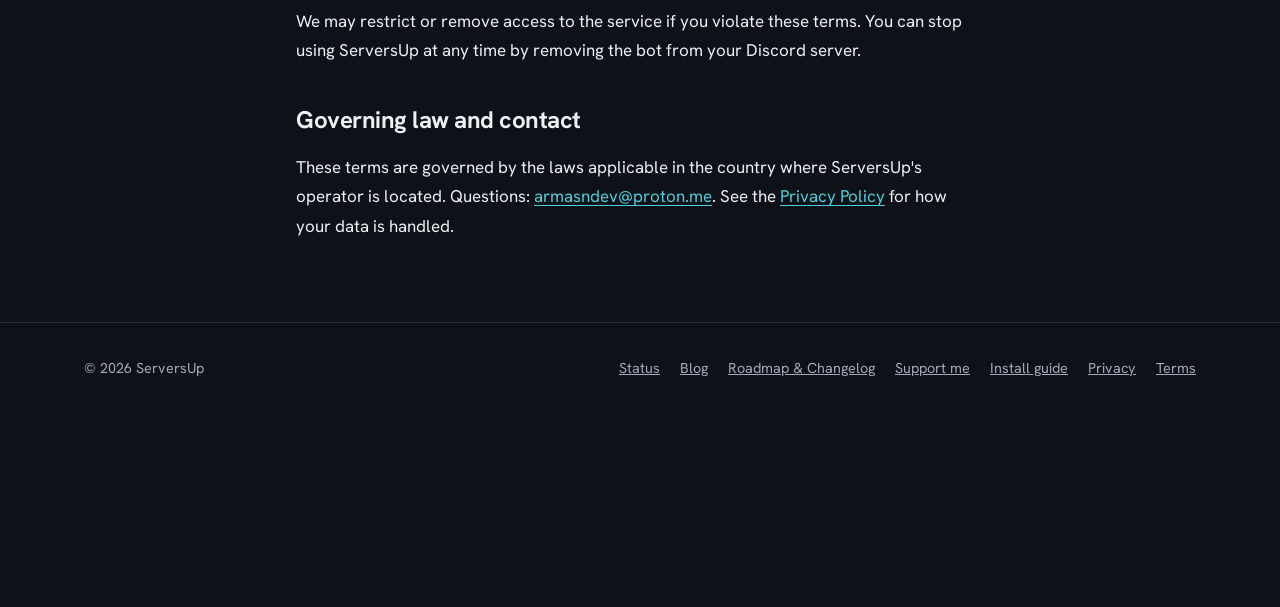
<file: terms/index.html>
<!doctype html>
<html lang="en" data-theme="dark">
  <head>
    <meta charset="utf-8" />
    <meta name="viewport" content="width=device-width, initial-scale=1" />
    <script>
      (function () {
        var t = "dark";
        try {
          t = localStorage.getItem("serversup-theme") || t;
        } catch (e) {}
        var d = document.documentElement;
        d.setAttribute("data-theme", t === "light" ? "light" : "dark");
        d.classList.add("js");
      })();
    </script>
    <script src="/analytics.js"></script>
    <meta name="robots" content="index, follow" />
    <title>Terms of Service | ServersUp</title>
    <meta name="description" content="ServersUp terms of service for the Discord bot and game server status site." />
    <link rel="canonical" href="https://serversup.app/terms/" />
    <meta property="og:type" content="website" />
    <meta property="og:site_name" content="ServersUp" />
    <meta property="og:title" content="Terms of Service | ServersUp" />
    <meta property="og:description" content="ServersUp terms of service for the Discord bot and game server status site." />
    <meta property="og:url" content="https://serversup.app/terms/" />
    <meta property="og:image" content="https://serversup.app/assets/serversup-logo.png" />
    <meta property="og:image:width" content="1024" />
    <meta property="og:image:height" content="1024" />
    <meta property="og:image:alt" content="ServersUp logo" />
    <meta name="twitter:card" content="summary" />
    <meta name="twitter:title" content="Terms of Service | ServersUp" />
    <meta name="twitter:description" content="ServersUp terms of service for the Discord bot and game server status site." />
    <meta name="twitter:image" content="https://serversup.app/assets/serversup-logo.png" />
    <meta name="theme-color" content="#0e1117" />
    <link rel="icon" href="/assets/favicon-32.png" type="image/png" sizes="32x32" />
    <link rel="apple-touch-icon" href="/assets/apple-touch-icon.png" />
    <link rel="preconnect" href="https://fonts.googleapis.com" />
    <link rel="preconnect" href="https://fonts.gstatic.com" crossorigin />
    <link
      href="https://fonts.googleapis.com/css2?family=Hanken+Grotesk:wght@400;500;600;700&display=swap"
      rel="stylesheet"
    />
    <link rel="stylesheet" href="/css/site.css" />
    <script type="application/ld+json">
    {
      "@context": "https://schema.org",
      "@graph": [
        {
          "@type": "Organization",
          "@id": "https://serversup.app/#organization",
          "name": "ServersUp",
          "url": "https://serversup.app/",
          "logo": {
            "@type": "ImageObject",
            "url": "https://serversup.app/assets/serversup-logo.png"
          },
          "sameAs": [
            "https://github.com/ServersUp",
            "https://github.com/ServersUp/servers-up-website",
            "https://ko-fi.com/R6R71Z1SRN"
          ]
        },
        {
          "@type": "WebPage",
          "name": "Terms of Service | ServersUp",
          "url": "https://serversup.app/terms/",
          "description": "ServersUp terms of service for the Discord bot and game server status site.",
          "inLanguage": "en"
        }
      ]
    }
    </script>
    <script src="/js/site.js" defer></script>
  </head>
  <body>
    <a class="skip-link" href="#main">Skip to content</a>

    <header class="site-header">
      <div class="wrap">
        <nav class="nav" aria-label="Primary">
          <a class="brand" href="/">
            <span class="brand__mark"><img src="/assets/serversup-logo-128.png" alt="" width="32" height="32" decoding="async" /></span>
            <span>ServersUp</span>
          </a>
          <button class="nav-toggle" type="button" aria-expanded="false" aria-controls="nav-links" aria-label="Menu">
            <svg width="20" height="20" viewBox="0 0 24 24" fill="none" stroke="currentColor" stroke-width="2" stroke-linecap="round" aria-hidden="true"><path d="M4 7h16M4 12h16M4 17h16" /></svg>
          </button>
          <div class="nav-links" id="nav-links">
            <button class="theme-toggle" id="theme-toggle" type="button" aria-label="Dark mode" aria-pressed="true">
              <span class="theme-toggle__track">
                <span class="theme-toggle__knob"></span>
                <svg class="icon-sun" viewBox="0 0 24 24" aria-hidden="true"><circle cx="12" cy="12" r="4" /><path d="M12 2v2M12 20v2M4.9 4.9l1.4 1.4M17.7 17.7l1.4 1.4M2 12h2M20 12h2M4.9 19.1l1.4-1.4M17.7 6.3l1.4-1.4" /></svg>
                <svg class="icon-moon" viewBox="0 0 24 24" aria-hidden="true"><path d="M20 14.5A8.5 8.5 0 019.5 4 8.5 8.5 0 1020 14.5z" /></svg>
              </span>
            </button>
            <a class="nav-link" href="/server-status/">Status</a>
            <a class="nav-link" href="/blog/">Blog</a>
            <a class="nav-link" href="/changelog/">Roadmap &amp; Changelog</a>
            <a class="nav-link" href="https://ko-fi.com/R6R71Z1SRN" target="_blank" rel="noopener">Support me<span class="sr-only"> (opens in a new tab)</span></a>
            <a class="btn btn-cta btn--sm" href="/install/">Add to Discord</a>
          </div>
        </nav>
      </div>
    </header>

    <main id="main">
      <article class="wrap legal">
        <h1 class="h1">Terms of Service</h1>
        <div class="prose">
<p class="legal-updated">Last updated: August 9, 2026.</p>

      <p>
        By using ServersUp (the Discord bot, the site at
        <a href="/">serversup.app</a>, or its APIs) you agree to these terms. If you do not
        agree, do not use the service.
      </p>

      <h2>The service</h2>
      <p>
        ServersUp checks whether game servers are up or down and sends Discord alerts when their
        status changes. It also provides a public status page. We aim for reliable, correct alerts,
        but live status comes from game vendors and can change quickly.
      </p>

      <h2>Acceptable use</h2>
      <p>You agree not to use ServersUp to:</p>
      <ul>
        <li>Spam Discord servers or channels</li>
        <li>Harass, threaten, or abuse other people</li>
        <li>Violate Discord's or any game's terms of service</li>
        <li>Attempt to break, overload, or probe the service or its infrastructure</li>
        <li>Resell, rebrand, or scrape the service or its status data for commercial use</li>
      </ul>

      <h2>No warranty</h2>
      <p>
        The service is provided "as is" and "as available", without warranties of any kind, express
        or implied, including availability or accuracy. Game vendors can change their status feeds,
        which can delay or break alerts. You use ServersUp at your own discretion and risk.
      </p>

      <h2>Limitation of liability</h2>
      <p>
        To the maximum extent permitted by law, ServersUp and its maintainers are not liable for any
        indirect, incidental, special, or consequential damages, or for any loss of data, revenue, or
        profits, arising from your use of the service, even if advised of the possibility. Our total
        liability for any claim related to the service will not exceed zero dollars to the extent the
        service is provided free of charge.
      </p>

      <h2>Third-party data</h2>
      <p>
        Status information is sourced from game vendors (for example, Battle.net for World of Warcraft
        and Square Enix for Final Fantasy XIV). Those vendors own their status data; ServersUp only
        relays it. The games referenced are trademarks of their respective owners.
      </p>

      <h2>Changes to the service or terms</h2>
      <p>
        We may change, pause, or discontinue the service at any time. We may update these terms; the
        date at the top shows when. Continued use after changes means you accept them.
      </p>

      <h2>Termination</h2>
      <p>
        We may restrict or remove access to the service if you violate these terms. You can stop using
        ServersUp at any time by removing the bot from your Discord server.
      </p>

      <h2>Governing law and contact</h2>
      <p>
        These terms are governed by the laws applicable in the country where ServersUp's operator is
        located. Questions: <a href="mailto:armasndev@proton.me">armasndev@proton.me</a>. See the
        <a href="/privacy/">Privacy Policy</a> for how your data is handled.
      </p>
        </div>
      </article>
    </main>

    <footer class="site-footer">
      <div class="wrap site-footer__inner">
        <span>&copy; <span id="year">2026</span> ServersUp</span>
        <ul class="site-footer__links">
          <li><a href="/server-status/">Status</a></li>
          <li><a href="/blog/">Blog</a></li>
          <li><a href="/changelog/">Roadmap &amp; Changelog</a></li>
          <li><a href="https://ko-fi.com/R6R71Z1SRN" target="_blank" rel="noopener">Support me<span class="sr-only"> (opens in a new tab)</span></a></li>
          <li><a href="/install/">Install guide</a></li>
          <li><a href="/privacy/">Privacy</a></li>
          <li><a href="/terms/">Terms</a></li>
        </ul>
      </div>
    </footer>
  </body>
</html>
</file>
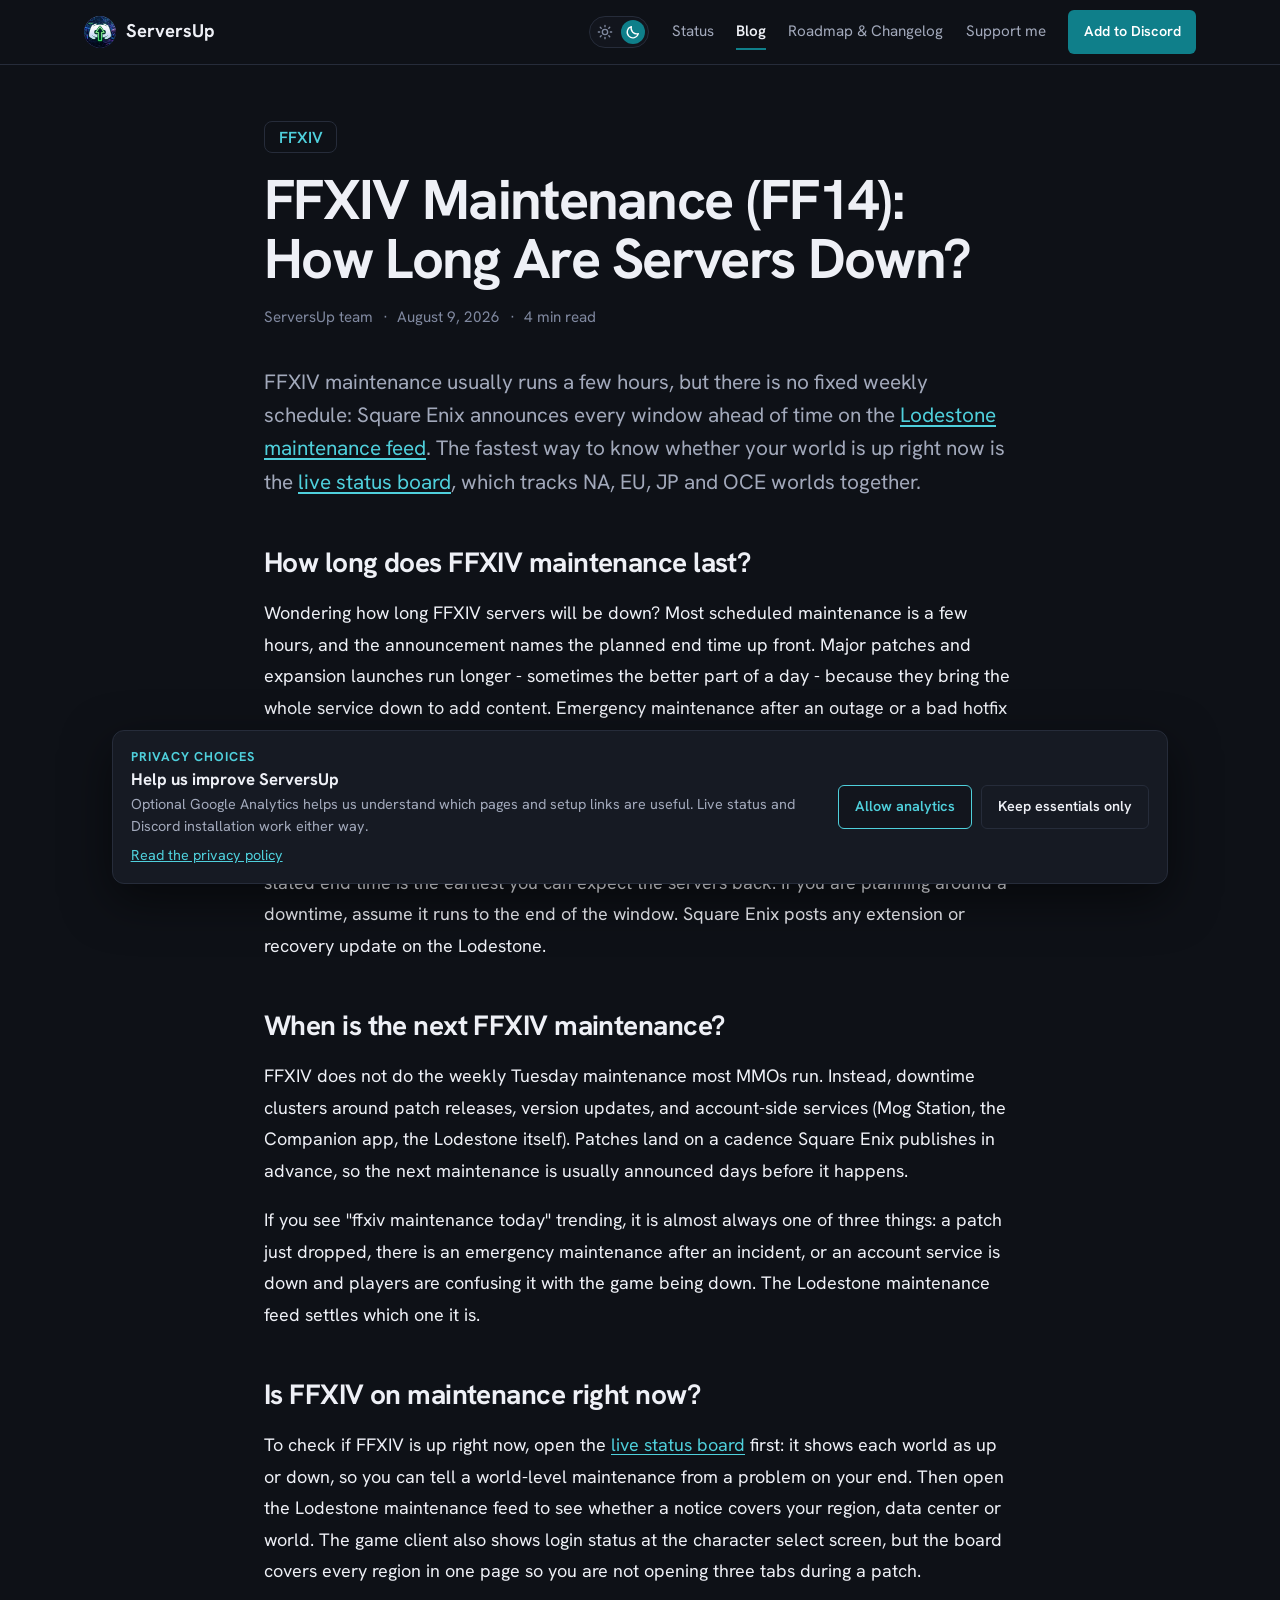
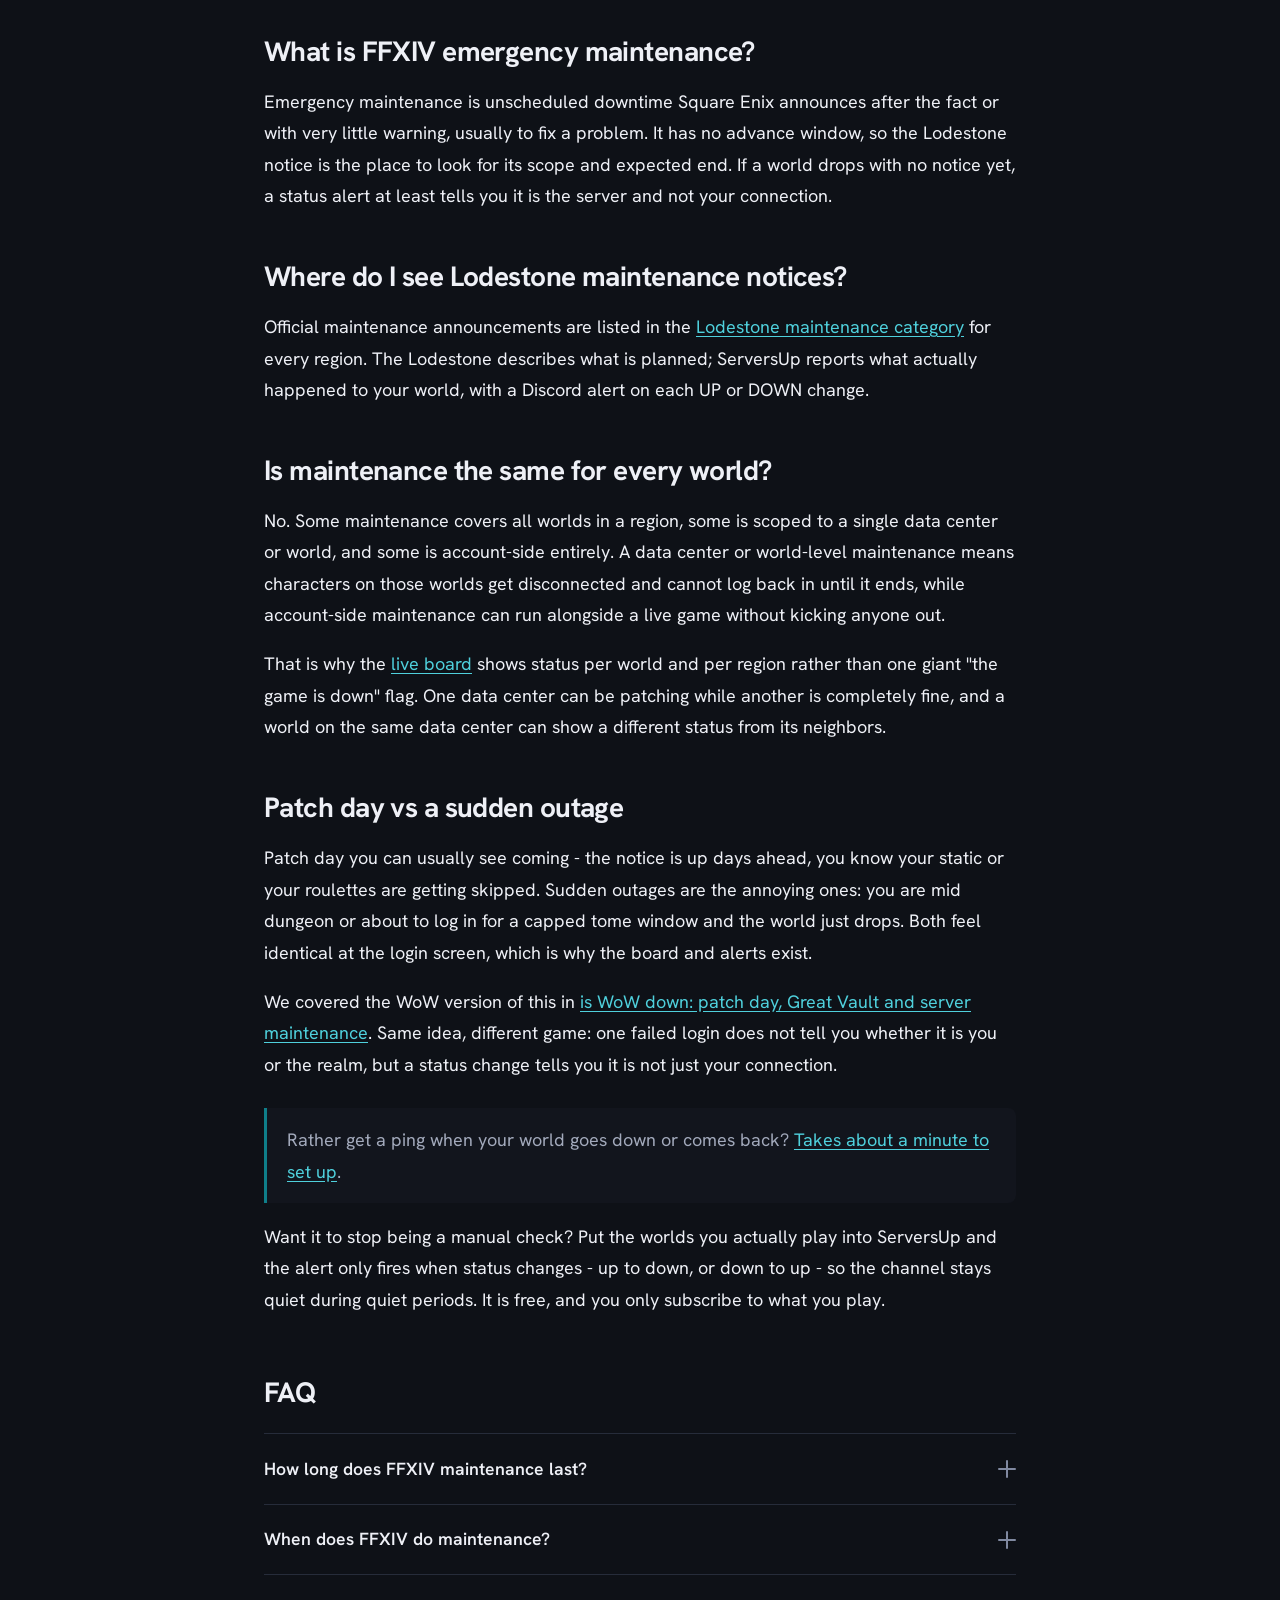
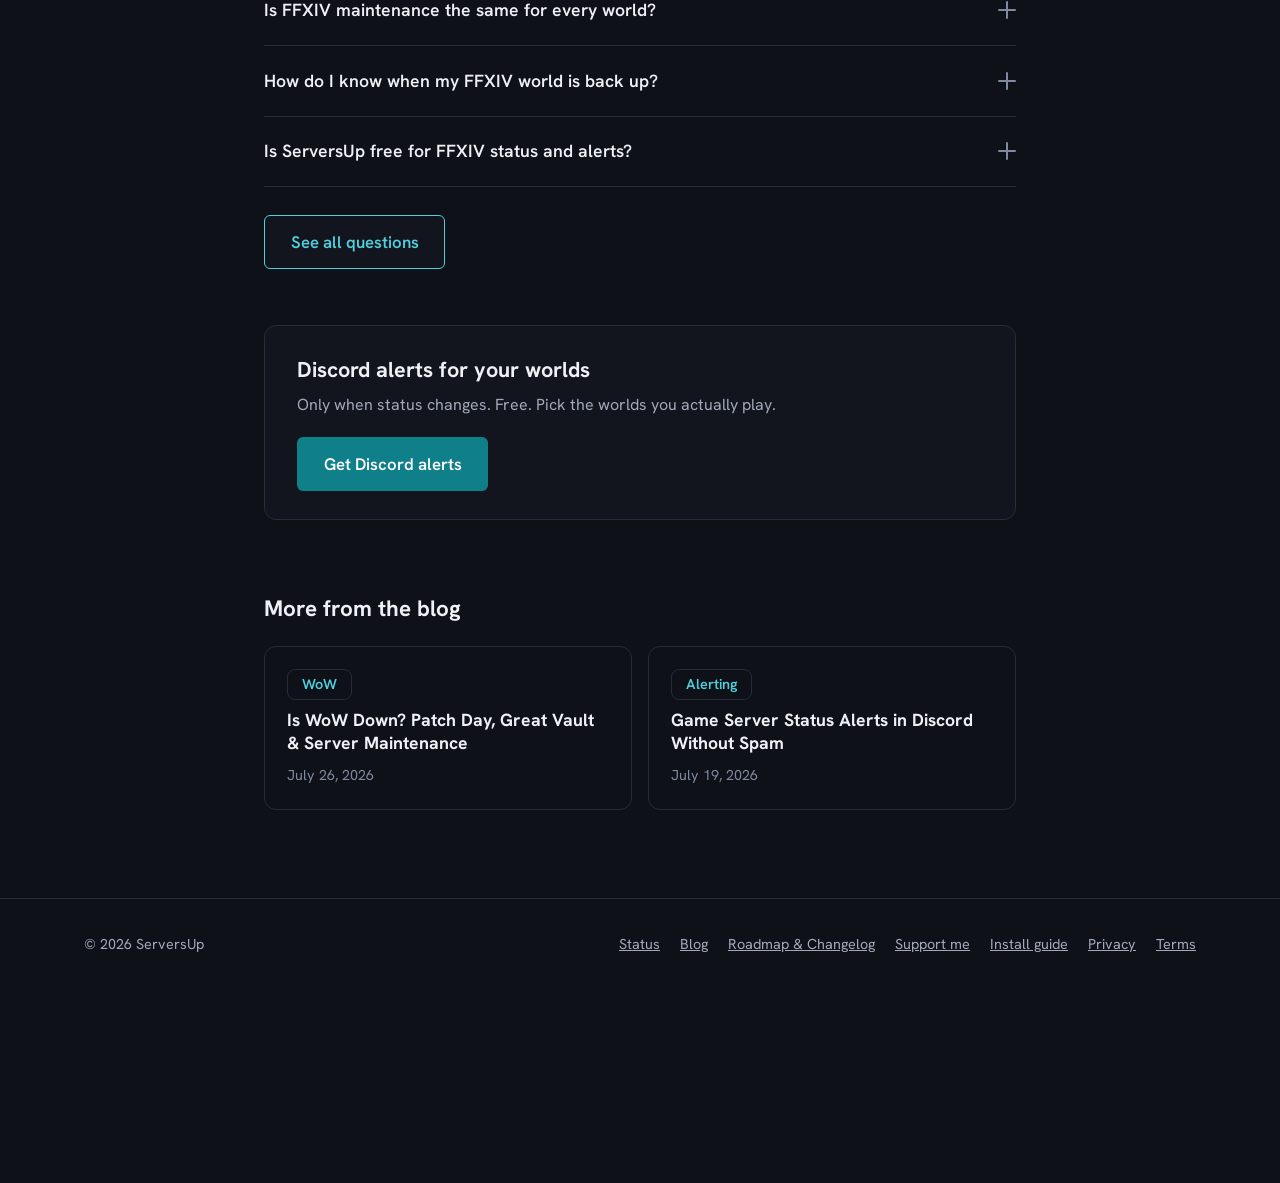
<file: blog/ffxiv-maintenance/index.html>
<!doctype html>
<html lang="en" data-theme="dark">
  <head>
    <meta charset="utf-8" />
    <meta name="viewport" content="width=device-width, initial-scale=1" />
    <script>
      (function () {
        var t = "dark";
        try {
          t = localStorage.getItem("serversup-theme") || t;
        } catch (e) {}
        var d = document.documentElement;
        d.setAttribute("data-theme", t === "light" ? "light" : "dark");
        d.classList.add("js");
      })();
    </script>
    <script src="/analytics.js"></script>
    <title>FFXIV Maintenance (FF14): How Long &amp; Is It Down? | ServersUp</title>
    <meta name="description" content="FFXIV maintenance (FF14) explained: how long servers are down, whether FFXIV is on maintenance right now, and Discord alerts when your world is back up." />
    <link rel="canonical" href="https://serversup.app/blog/ffxiv-maintenance/" />
    <meta property="og:type" content="article" />
    <meta property="og:site_name" content="ServersUp" />
    <meta property="og:title" content="FFXIV Maintenance (FF14): How Long &amp; Is It Down? | ServersUp" />
    <meta property="og:description" content="FFXIV maintenance (FF14) explained: how long servers are down, whether FFXIV is on maintenance right now, and Discord alerts when your world is back up." />
    <meta property="og:url" content="https://serversup.app/blog/ffxiv-maintenance/" />
    <meta property="og:image" content="https://serversup.app/assets/serversup-logo.png" />
    <meta property="og:image:width" content="1024" />
    <meta property="og:image:height" content="1024" />
    <meta property="og:image:alt" content="ServersUp logo" />
    <meta name="twitter:card" content="summary" />
    <meta name="twitter:title" content="FFXIV Maintenance (FF14): How Long &amp; Is It Down? | ServersUp" />
    <meta name="twitter:description" content="FFXIV maintenance (FF14) explained: how long servers are down, whether FFXIV is on maintenance right now, and Discord alerts when your world is back up." />
    <meta name="twitter:image" content="https://serversup.app/assets/serversup-logo.png" />
    <meta name="theme-color" content="#0e1117" />
    <link rel="icon" href="/assets/favicon-32.png" type="image/png" sizes="32x32" />
    <link rel="apple-touch-icon" href="/assets/apple-touch-icon.png" />
    <link rel="preconnect" href="https://fonts.googleapis.com" />
    <link rel="preconnect" href="https://fonts.gstatic.com" crossorigin />
    <link
      href="https://fonts.googleapis.com/css2?family=Hanken+Grotesk:wght@400;500;600;700&display=swap"
      rel="stylesheet"
    />
    <link rel="stylesheet" href="/css/site.css" />
    <script type="application/ld+json">
    {
      "@context": "https://schema.org",
      "@graph": [
        {
          "@type": "Organization",
          "@id": "https://serversup.app/#organization",
          "name": "ServersUp",
          "url": "https://serversup.app/",
          "logo": {
            "@type": "ImageObject",
            "url": "https://serversup.app/assets/serversup-logo.png"
          },
          "sameAs": [
            "https://github.com/ServersUp",
            "https://github.com/ServersUp/servers-up-website",
            "https://ko-fi.com/R6R71Z1SRN"
          ]
        },
        {
          "@type": "BlogPosting",
          "headline": "FFXIV Maintenance (FF14): How Long & Is It Down?",
          "description": "FFXIV maintenance (FF14) explained: how long servers are down, whether FFXIV is on maintenance right now, and Discord alerts when your world is back up.",
          "datePublished": "2026-08-09",
          "dateModified": "2026-10-29",
          "url": "https://serversup.app/blog/ffxiv-maintenance/",
          "mainEntityOfPage": "https://serversup.app/blog/ffxiv-maintenance/",
          "image": "https://serversup.app/assets/serversup-logo.png",
          "author": {
            "@id": "https://serversup.app/#organization"
          },
          "publisher": {
            "@id": "https://serversup.app/#organization"
          }
        },
        {
          "@type": "FAQPage",
          "mainEntity": [
            {
              "@type": "Question",
              "name": "How long does FFXIV maintenance last?",
              "acceptedAnswer": {
                "@type": "Answer",
                "text": "Usually a few hours. Major patches and expansions run longer, emergency maintenance is usually shorter. The announcement on the Lodestone lists the planned end time, so check the notice before you make plans."
              }
            },
            {
              "@type": "Question",
              "name": "When does FFXIV do maintenance?",
              "acceptedAnswer": {
                "@type": "Answer",
                "text": "There is no fixed weekly window. Maintenance happens around patches, updates, and emergencies, and Square Enix announces scheduled windows on the Lodestone in advance. Emergency maintenance can pop up at any time."
              }
            },
            {
              "@type": "Question",
              "name": "Is FFXIV maintenance the same for every world?",
              "acceptedAnswer": {
                "@type": "Answer",
                "text": "Not always. Some maintenance covers all worlds in a region, some is per data center or per world, and some (Mog Station, the Companion app, the Lodestone) is account-side and does not kick you out of the game."
              }
            },
            {
              "@type": "Question",
              "name": "How do I know when my FFXIV world is back up?",
              "acceptedAnswer": {
                "@type": "Answer",
                "text": "Square Enix posts follow-up notices on the Lodestone, or you can check your world on the live status board. To skip the refreshing, add ServersUp and get a Discord alert only when status actually changes."
              }
            },
            {
              "@type": "Question",
              "name": "Is ServersUp free for FFXIV status and alerts?",
              "acceptedAnswer": {
                "@type": "Answer",
                "text": "Yes. Board and Discord alerts are free forever, no signup to check status, no per-alert subscription."
              }
            }
          ]
        }
      ]
    }
    </script>
    <script src="/js/site.js" defer></script>
  </head>
  <body>
    <a class="skip-link" href="#article">Skip to article</a>

    <header class="site-header">
      <div class="wrap">
        <nav class="nav" aria-label="Primary">
          <a class="brand" href="/">
            <span class="brand__mark"><img src="/assets/serversup-logo-128.png" alt="" width="32" height="32" decoding="async" /></span>
            <span>ServersUp</span>
          </a>
          <button class="nav-toggle" type="button" aria-expanded="false" aria-controls="nav-links" aria-label="Menu">
            <svg width="20" height="20" viewBox="0 0 24 24" fill="none" stroke="currentColor" stroke-width="2" stroke-linecap="round" aria-hidden="true"><path d="M4 7h16M4 12h16M4 17h16" /></svg>
          </button>
          <div class="nav-links" id="nav-links">
            <button class="theme-toggle" id="theme-toggle" type="button" aria-label="Dark mode" aria-pressed="true">
              <span class="theme-toggle__track">
                <span class="theme-toggle__knob"></span>
                <svg class="icon-sun" viewBox="0 0 24 24" aria-hidden="true"><circle cx="12" cy="12" r="4" /><path d="M12 2v2M12 20v2M4.9 4.9l1.4 1.4M17.7 17.7l1.4 1.4M2 12h2M20 12h2M4.9 19.1l1.4-1.4M17.7 6.3l1.4-1.4" /></svg>
                <svg class="icon-moon" viewBox="0 0 24 24" aria-hidden="true"><path d="M20 14.5A8.5 8.5 0 019.5 4 8.5 8.5 0 1020 14.5z" /></svg>
              </span>
            </button>
            <a class="nav-link" href="/server-status/">Status</a>
            <a class="nav-link" href="/blog/" aria-current="page">Blog</a>
            <a class="nav-link" href="/changelog/">Roadmap &amp; Changelog</a>
            <a class="nav-link" href="https://ko-fi.com/R6R71Z1SRN" target="_blank" rel="noopener">Support me<span class="sr-only"> (opens in a new tab)</span></a>
            <a class="btn btn-cta btn--sm" href="/install/">Add to Discord</a>
          </div>
        </nav>
      </div>
    </header>

    <main id="article">
      <article class="wrap article">
        <header class="article__head">
          <p class="tag">FFXIV</p>
          <h1 class="h1">FFXIV Maintenance (FF14): How Long Are Servers Down?</h1>
          <p class="article__meta">
            <span>ServersUp team</span>
            <span aria-hidden="true">·</span>
            <time datetime="2026-08-09">August 9, 2026</time>
            <span aria-hidden="true">·</span>
            <span>4 min read</span>
          </p>
        </header>
        <div class="article__body prose">
          <p class="article__lead">
            FFXIV maintenance usually runs a few hours, but there is no fixed weekly schedule: Square
            Enix announces every window ahead of time on the
            <a
              href="https://na.finalfantasyxiv.com/lodestone/news/category/maintenance/"
              target="_blank"
              rel="noopener noreferrer"
              >Lodestone maintenance feed</a
            >. The fastest way to know whether your world is up right now is the
            <a href="/server-status/">live status board</a>, which tracks NA, EU, JP and OCE worlds together.
          </p>

          <h2>How long does FFXIV maintenance last?</h2>
          <p>
            Wondering how long FFXIV servers will be down? Most scheduled maintenance is a few hours,
            and the announcement names the planned end time up front. Major patches and expansion launches run longer - sometimes the better part of a
            day - because they bring the whole service down to add content. Emergency maintenance after
            an outage or a bad hotfix tends to be on the shorter side, and Square Enix usually follows
            up with a "recovery" post when it is done.
          </p>
          <p>
            The honest answer to "how long is FFXIV maintenance" is: check the window in the notice,
            then treat it as a guess. Planned times slip, and an ongoing window can be extended, so
            the stated end time is the earliest you can expect the servers back. If you are planning
            around a downtime, assume it runs to the end of the window. Square Enix posts any
            extension or recovery update on the Lodestone.
          </p>

          <h2>When is the next FFXIV maintenance?</h2>
          <p>
            FFXIV does not do the weekly Tuesday maintenance most MMOs run. Instead, downtime clusters
            around patch releases, version updates, and account-side services (Mog Station, the
            Companion app, the Lodestone itself). Patches land on a cadence Square Enix publishes in
            advance, so the next maintenance is usually announced days before it happens.
          </p>
          <p>
            If you see "ffxiv maintenance today" trending, it is almost always one of three things: a
            patch just dropped, there is an emergency maintenance after an incident, or an account
            service is down and players are confusing it with the game being down. The Lodestone
            maintenance feed settles which one it is.
          </p>

          <h2>Is FFXIV on maintenance right now?</h2>
          <p>
            To check if FFXIV is up right now, open the <a href="/server-status/">live status board</a> first: it shows each world as up or down, so you
            can tell a world-level maintenance from a problem on your end. Then open the Lodestone
            maintenance feed to see whether a notice covers your region, data center or world. The
            game client also shows login status at the character select screen, but the board covers
            every region in one page so you are not opening three tabs during a patch.
          </p>

          <h2>What is FFXIV emergency maintenance?</h2>
          <p>
            Emergency maintenance is unscheduled downtime Square Enix announces after the fact or with
            very little warning, usually to fix a problem. It has no advance window, so the Lodestone
            notice is the place to look for its scope and expected end. If a world drops with no notice
            yet, a status alert at least tells you it is the server and not your connection.
          </p>

          <h2>Where do I see Lodestone maintenance notices?</h2>
          <p>
            Official maintenance announcements are listed in the
            <a
              href="https://na.finalfantasyxiv.com/lodestone/news/category/maintenance/"
              target="_blank"
              rel="noopener noreferrer"
              >Lodestone maintenance category</a
            >
            for every region. The Lodestone describes what is planned; ServersUp reports what
            actually happened to your world, with a Discord alert on each UP or DOWN change.
          </p>

          <h2>Is maintenance the same for every world?</h2>
          <p>
            No. Some maintenance covers all worlds in a region, some is scoped to a single data center
            or world, and some is account-side entirely. A data center or world-level maintenance means
            characters on those worlds get disconnected and cannot log back in until it ends, while
            account-side maintenance can run alongside a live game without kicking anyone out.
          </p>
          <p>
            That is why the <a href="/server-status/">live board</a> shows status per world and per region rather
            than one giant "the game is down" flag. One data center can be patching while another is
            completely fine, and a world on the same data center can show a different status from its
            neighbors.
          </p>

          <h2>Patch day vs a sudden outage</h2>
          <p>
            Patch day you can usually see coming - the notice is up days ahead, you know your static
            or your roulettes are getting skipped. Sudden outages are the annoying ones: you are mid
            dungeon or about to log in for a capped tome window and the world just drops. Both feel
            identical at the login screen, which is why the board and alerts exist.
          </p>
          <p>
            We covered the WoW version of this in
            <a href="/blog/is-wow-down/">is WoW down: patch day, Great Vault and server maintenance</a
            >. Same idea, different game: one failed login does not tell you whether it is you or the
            realm, but a status change tells you it is not just your connection.
          </p>

          <p class="article__aside">
            Rather get a ping when your world goes down or comes back?
            <a href="/install/" data-track-location="article_body">Takes about a minute to set up</a>.
          </p>

          <p>
            Want it to stop being a manual check? Put the worlds you actually play into ServersUp and
            the alert only fires when status changes - up to down, or down to up - so the channel stays
            quiet during quiet periods. It is free, and you only subscribe to what you play.
          </p>
        
        </div>

        <section class="article-faq" aria-labelledby="faq-title">
          <h2 id="faq-title">FAQ</h2>
          <div class="faq">
            <div class="faq-item">
              <h3><button class="faq-q" type="button" aria-expanded="false" aria-controls="faq-a1" id="faq-q1"><span>How long does FFXIV maintenance last?</span><span class="faq-icon" aria-hidden="true"></span></button></h3>
              <div class="faq-panel" id="faq-a1"><div><p>Usually a few hours. Major patches and expansions run longer, emergency maintenance is
              usually shorter. The announcement on the
              <a
                href="https://na.finalfantasyxiv.com/lodestone/news/category/maintenance/"
                target="_blank"
                rel="noopener noreferrer"
                >Lodestone</a
              >
              lists the planned end time, so check the notice before you make plans.</p></div></div>
            </div>
            <div class="faq-item">
              <h3><button class="faq-q" type="button" aria-expanded="false" aria-controls="faq-a2" id="faq-q2"><span>When does FFXIV do maintenance?</span><span class="faq-icon" aria-hidden="true"></span></button></h3>
              <div class="faq-panel" id="faq-a2"><div><p>There is no fixed weekly window. Maintenance happens around patches, updates, and
              emergencies, and Square Enix announces scheduled windows on the Lodestone in advance.
              Emergency maintenance can pop up at any time.</p></div></div>
            </div>
            <div class="faq-item">
              <h3><button class="faq-q" type="button" aria-expanded="false" aria-controls="faq-a3" id="faq-q3"><span>Is FFXIV maintenance the same for every world?</span><span class="faq-icon" aria-hidden="true"></span></button></h3>
              <div class="faq-panel" id="faq-a3"><div><p>Not always. Some maintenance covers all worlds in a region, some is per data center or
              per world, and some (Mog Station, the Companion app, the Lodestone) is account-side and
              does not kick you out of the game.</p></div></div>
            </div>
            <div class="faq-item">
              <h3><button class="faq-q" type="button" aria-expanded="false" aria-controls="faq-a4" id="faq-q4"><span>How do I know when my FFXIV world is back up?</span><span class="faq-icon" aria-hidden="true"></span></button></h3>
              <div class="faq-panel" id="faq-a4"><div><p>Square Enix posts follow-up notices on the Lodestone, or you can check your world on the
              <a href="/server-status/">live status board</a>. To skip the refreshing,
              <a href="/install/" data-track-location="faq">add ServersUp</a> and get a Discord alert
              only when status actually changes.</p></div></div>
            </div>
            <div class="faq-item">
              <h3><button class="faq-q" type="button" aria-expanded="false" aria-controls="faq-a5" id="faq-q5"><span>Is ServersUp free for FFXIV status and alerts?</span><span class="faq-icon" aria-hidden="true"></span></button></h3>
              <div class="faq-panel" id="faq-a5"><div><p>Yes. Board and Discord alerts are free forever, no signup to check status, no per-alert
              subscription.</p></div></div>
            </div>
          </div>
          <p class="article-faq__more"><a class="btn btn--secondary btn--lg" href="/install/#faq">See all questions</a></p>
        </section>

        <aside class="article-cta" aria-label="Get Discord alerts">
          <div>
            <p class="article-cta__title">Discord alerts for your worlds</p>
            <p class="article-cta__hint">Only when status changes. Free. Pick the worlds you actually play.</p>
          </div>
          <a class="btn btn-cta btn--lg" href="/install/">Get Discord alerts</a>
        </aside>

        <section class="related" aria-labelledby="related-title">
          <h2 id="related-title">More from the blog</h2>
          <ul class="related__list">
            <li>
              <a class="related__link" href="/blog/is-wow-down/">
                <span class="tag">WoW</span>
                <span class="related__title">Is WoW Down? Patch Day, Great Vault &amp; Server Maintenance</span>
                <span class="related__date">July 26, 2026</span>
              </a>
            </li>
            <li>
              <a class="related__link" href="/blog/game-server-status-alerts-discord-without-spam/">
                <span class="tag">Alerting</span>
                <span class="related__title">Game Server Status Alerts in Discord Without Spam</span>
                <span class="related__date">July 19, 2026</span>
              </a>
            </li>
          </ul>
        </section>
      </article>
    </main>

    <footer class="site-footer">
      <div class="wrap site-footer__inner">
        <span>&copy; <span id="year">2026</span> ServersUp</span>
        <ul class="site-footer__links">
          <li><a href="/server-status/">Status</a></li>
          <li><a href="/blog/">Blog</a></li>
          <li><a href="/changelog/">Roadmap &amp; Changelog</a></li>
          <li><a href="https://ko-fi.com/R6R71Z1SRN" target="_blank" rel="noopener">Support me<span class="sr-only"> (opens in a new tab)</span></a></li>
          <li><a href="/install/">Install guide</a></li>
          <li><a href="/privacy/">Privacy</a></li>
          <li><a href="/terms/">Terms</a></li>
        </ul>
      </div>
    </footer>
  </body>
</html>
</file>
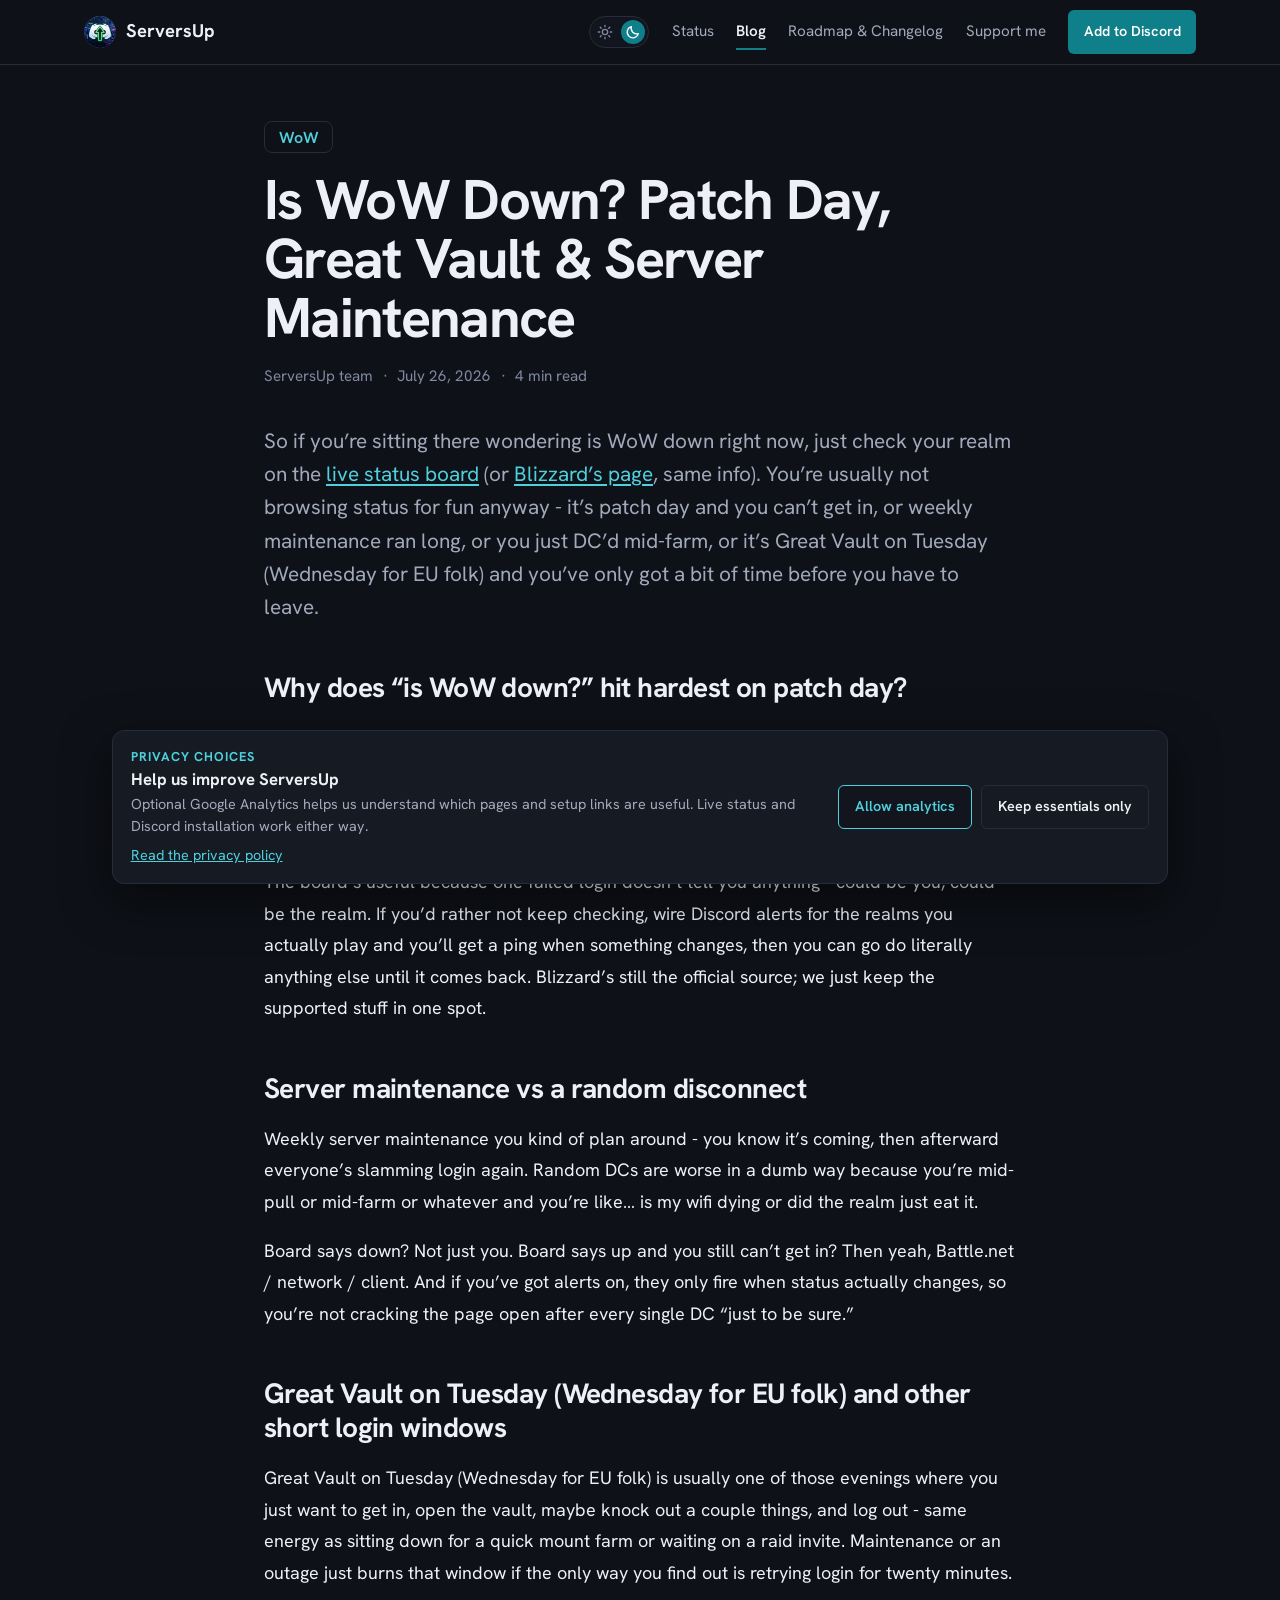
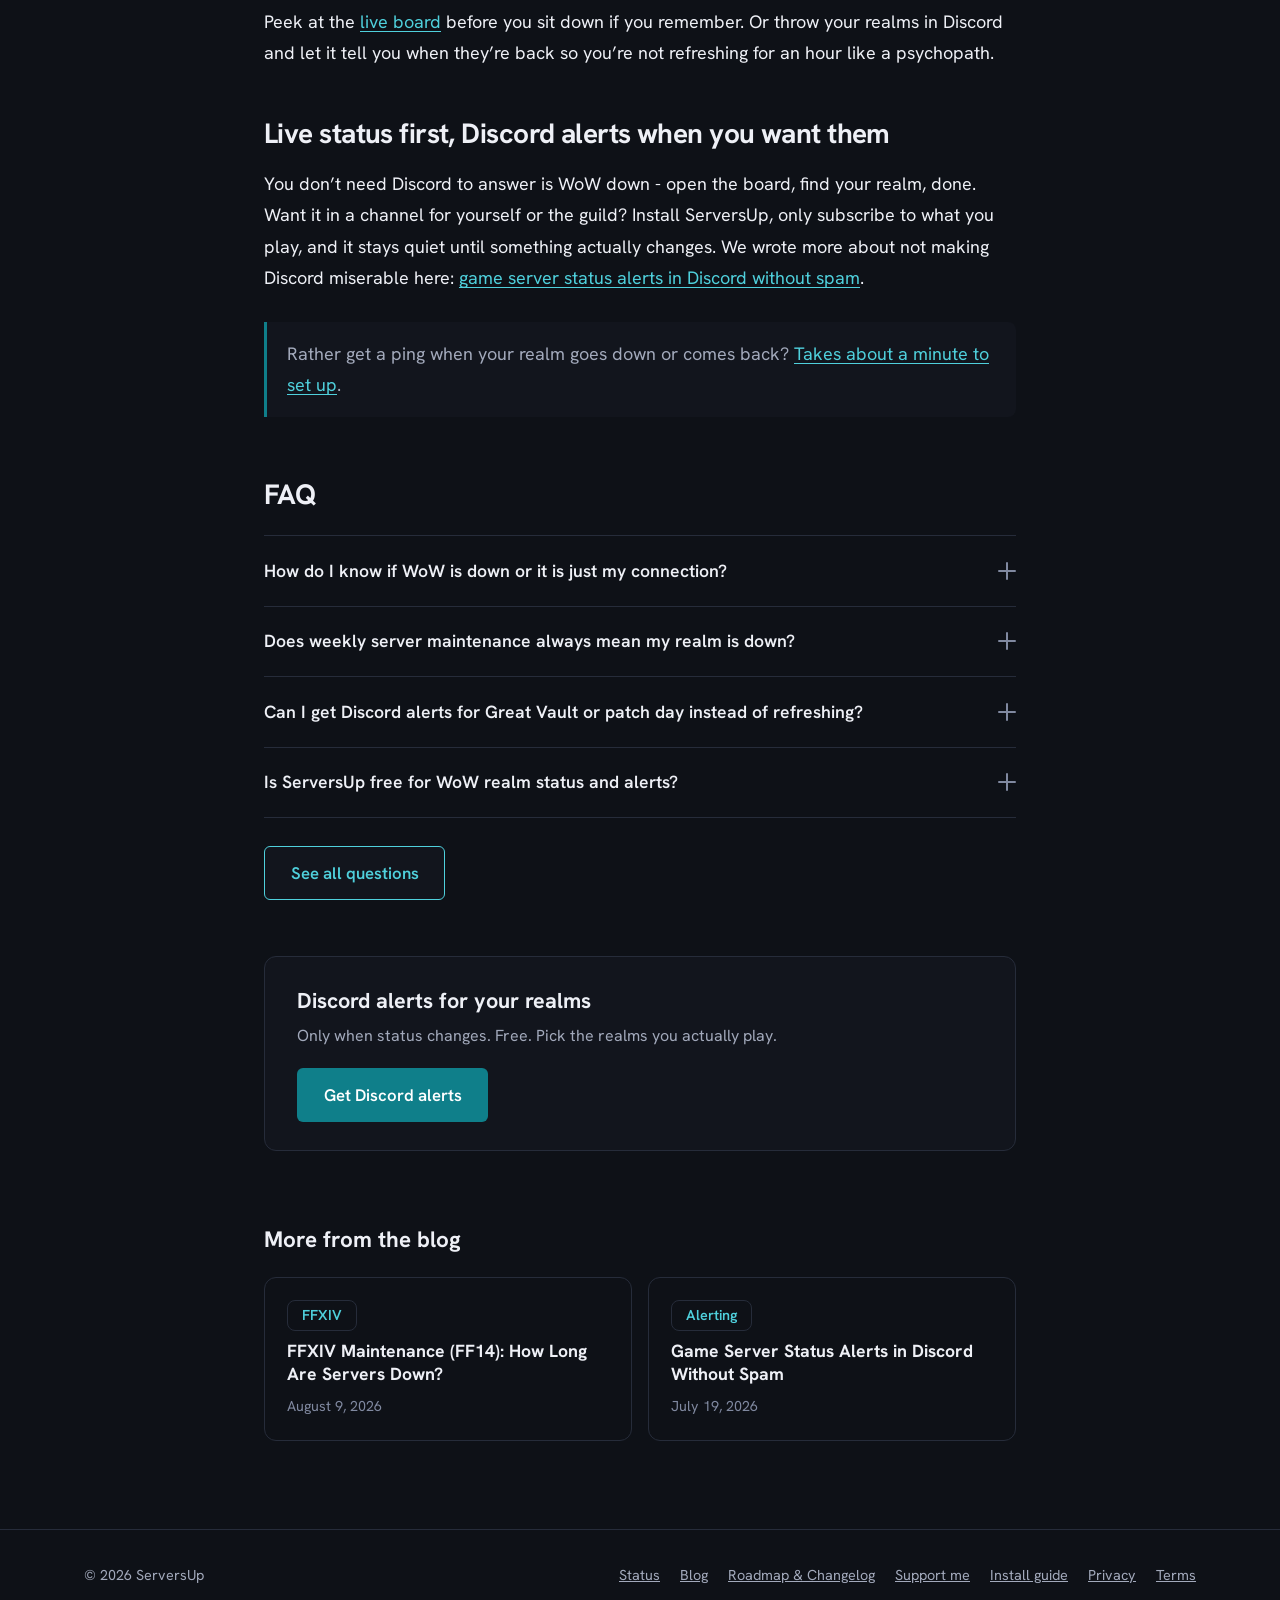
<file: blog/is-wow-down/index.html>
<!doctype html>
<html lang="en" data-theme="dark">
  <head>
    <meta charset="utf-8" />
    <meta name="viewport" content="width=device-width, initial-scale=1" />
    <script>
      (function () {
        var t = "dark";
        try {
          t = localStorage.getItem("serversup-theme") || t;
        } catch (e) {}
        var d = document.documentElement;
        d.setAttribute("data-theme", t === "light" ? "light" : "dark");
        d.classList.add("js");
      })();
    </script>
    <script src="/analytics.js"></script>
    <title>Is WoW Down? Patch Day, Great Vault &amp; Server Maintenance | ServersUp</title>
    <meta name="description" content="Is WoW down on patch day or during server maintenance? Live realm status for Great Vault login rushes, plus Discord alerts when your realm is back." />
    <link rel="canonical" href="https://serversup.app/blog/is-wow-down/" />
    <meta property="og:type" content="article" />
    <meta property="og:site_name" content="ServersUp" />
    <meta property="og:title" content="Is WoW Down? Patch Day, Great Vault &amp; Server Maintenance | ServersUp" />
    <meta property="og:description" content="Is WoW down on patch day or during server maintenance? Live realm status for Great Vault login rushes, plus Discord alerts when your realm is back." />
    <meta property="og:url" content="https://serversup.app/blog/is-wow-down/" />
    <meta property="og:image" content="https://serversup.app/assets/serversup-logo.png" />
    <meta property="og:image:width" content="1024" />
    <meta property="og:image:height" content="1024" />
    <meta property="og:image:alt" content="ServersUp logo" />
    <meta name="twitter:card" content="summary" />
    <meta name="twitter:title" content="Is WoW Down? Patch Day, Great Vault &amp; Server Maintenance | ServersUp" />
    <meta name="twitter:description" content="Is WoW down on patch day or during server maintenance? Live realm status for Great Vault login rushes, plus Discord alerts when your realm is back." />
    <meta name="twitter:image" content="https://serversup.app/assets/serversup-logo.png" />
    <meta name="theme-color" content="#0e1117" />
    <link rel="icon" href="/assets/favicon-32.png" type="image/png" sizes="32x32" />
    <link rel="apple-touch-icon" href="/assets/apple-touch-icon.png" />
    <link rel="preconnect" href="https://fonts.googleapis.com" />
    <link rel="preconnect" href="https://fonts.gstatic.com" crossorigin />
    <link
      href="https://fonts.googleapis.com/css2?family=Hanken+Grotesk:wght@400;500;600;700&display=swap"
      rel="stylesheet"
    />
    <link rel="stylesheet" href="/css/site.css" />
    <script type="application/ld+json">
    {
      "@context": "https://schema.org",
      "@graph": [
        {
          "@type": "Organization",
          "@id": "https://serversup.app/#organization",
          "name": "ServersUp",
          "url": "https://serversup.app/",
          "logo": {
            "@type": "ImageObject",
            "url": "https://serversup.app/assets/serversup-logo.png"
          },
          "sameAs": [
            "https://github.com/ServersUp",
            "https://github.com/ServersUp/servers-up-website",
            "https://ko-fi.com/R6R71Z1SRN"
          ]
        },
        {
          "@type": "BlogPosting",
          "headline": "Is WoW Down? Patch Day, Great Vault & Server Maintenance",
          "description": "Is WoW down on patch day or during server maintenance? Live realm status for Great Vault login rushes, plus Discord alerts when your realm is back.",
          "datePublished": "2026-07-26",
          "dateModified": "2026-07-26",
          "url": "https://serversup.app/blog/is-wow-down/",
          "mainEntityOfPage": "https://serversup.app/blog/is-wow-down/",
          "image": "https://serversup.app/assets/serversup-logo.png",
          "author": {
            "@id": "https://serversup.app/#organization"
          },
          "publisher": {
            "@id": "https://serversup.app/#organization"
          }
        },
        {
          "@type": "FAQPage",
          "mainEntity": [
            {
              "@type": "Question",
              "name": "How do I know if WoW is down or it is just my connection?",
              "acceptedAnswer": {
                "@type": "Answer",
                "text": "If your realm’s down on the live board or on Blizzard’s realm status, other people are getting hit too. If it shows up and you’re the only one who can’t get in, dig into network / Battle.net / client. Honestly after a random DC most of us refresh status for a bit before we admit it might be the realm."
              }
            },
            {
              "@type": "Question",
              "name": "Does weekly server maintenance always mean my realm is down?",
              "acceptedAnswer": {
                "@type": "Answer",
                "text": "Pretty much, during your region’s window - though how long it lasts is whoever’s guess. Patch day and random outages feel the same at the login screen either way, so just watch your realm instead of trusting some Discord rumor."
              }
            },
            {
              "@type": "Question",
              "name": "Can I get Discord alerts for Great Vault or patch day instead of refreshing?",
              "acceptedAnswer": {
                "@type": "Answer",
                "text": "Yeah. Add ServersUp, pick the WoW realms you care about, and you only get pinged when status changes - which is kind of the whole point for Great Vault on Tuesday (Wednesday for EU folk), patch day queues, short farm sessions, whatever."
              }
            },
            {
              "@type": "Question",
              "name": "Is ServersUp free for WoW realm status and alerts?",
              "acceptedAnswer": {
                "@type": "Answer",
                "text": "Yes. Board and Discord alerts are free forever, no signup to check status, no weird per-alert subscription."
              }
            }
          ]
        }
      ]
    }
    </script>
    <script src="/js/site.js" defer></script>
  </head>
  <body>
    <a class="skip-link" href="#article">Skip to article</a>

    <header class="site-header">
      <div class="wrap">
        <nav class="nav" aria-label="Primary">
          <a class="brand" href="/">
            <span class="brand__mark"><img src="/assets/serversup-logo-128.png" alt="" width="32" height="32" decoding="async" /></span>
            <span>ServersUp</span>
          </a>
          <button class="nav-toggle" type="button" aria-expanded="false" aria-controls="nav-links" aria-label="Menu">
            <svg width="20" height="20" viewBox="0 0 24 24" fill="none" stroke="currentColor" stroke-width="2" stroke-linecap="round" aria-hidden="true"><path d="M4 7h16M4 12h16M4 17h16" /></svg>
          </button>
          <div class="nav-links" id="nav-links">
            <button class="theme-toggle" id="theme-toggle" type="button" aria-label="Dark mode" aria-pressed="true">
              <span class="theme-toggle__track">
                <span class="theme-toggle__knob"></span>
                <svg class="icon-sun" viewBox="0 0 24 24" aria-hidden="true"><circle cx="12" cy="12" r="4" /><path d="M12 2v2M12 20v2M4.9 4.9l1.4 1.4M17.7 17.7l1.4 1.4M2 12h2M20 12h2M4.9 19.1l1.4-1.4M17.7 6.3l1.4-1.4" /></svg>
                <svg class="icon-moon" viewBox="0 0 24 24" aria-hidden="true"><path d="M20 14.5A8.5 8.5 0 019.5 4 8.5 8.5 0 1020 14.5z" /></svg>
              </span>
            </button>
            <a class="nav-link" href="/server-status/">Status</a>
            <a class="nav-link" href="/blog/" aria-current="page">Blog</a>
            <a class="nav-link" href="/changelog/">Roadmap &amp; Changelog</a>
            <a class="nav-link" href="https://ko-fi.com/R6R71Z1SRN" target="_blank" rel="noopener">Support me<span class="sr-only"> (opens in a new tab)</span></a>
            <a class="btn btn-cta btn--sm" href="/install/">Add to Discord</a>
          </div>
        </nav>
      </div>
    </header>

    <main id="article">
      <article class="wrap article">
        <header class="article__head">
          <p class="tag">WoW</p>
          <h1 class="h1">Is WoW Down? Patch Day, Great Vault &amp; Server Maintenance</h1>
          <p class="article__meta">
            <span>ServersUp team</span>
            <span aria-hidden="true">·</span>
            <time datetime="2026-07-26">July 26, 2026</time>
            <span aria-hidden="true">·</span>
            <span>4 min read</span>
          </p>
        </header>
        <div class="article__body prose">
          <p class="article__lead">
            So if you’re sitting there wondering is WoW down right now, just check your realm on the
            <a href="/server-status/">live status board</a> (or
            <a href="https://worldofwarcraft.blizzard.com/en-us/game/status/us" target="_blank" rel="noopener noreferrer"
              >Blizzard’s page</a
            >, same info). You’re usually not browsing status for fun anyway - it’s patch day and you can’t
            get in, or weekly maintenance ran long, or you just DC’d mid-farm, or it’s Great Vault on
            Tuesday (Wednesday for EU folk) and you’ve only got a bit of time before you have to leave.
          </p>

          <h2>Why does “is WoW down?” hit hardest on patch day?</h2>
          <p>
            On patch day everyone and their alt tries to log in at the same time, the queue’s a mess, and
            Discord is just people going “can’t log in,” “when is it back,” “is it up yet” while you’re stuck
            refreshing some status page between attempts because what else are you gonna do, sit there and
            guess.
          </p>
          <p>
            The board’s useful because one failed login doesn’t tell you anything - could be you, could be
            the realm. If you’d rather not keep checking, wire Discord alerts for the realms you actually
            play and you’ll get a ping when something changes, then you can go do literally anything else
            until it comes back. Blizzard’s still the official source; we just keep the supported stuff in
            one spot.
          </p>

          <h2>Server maintenance vs a random disconnect</h2>
          <p>
            Weekly server maintenance you kind of plan around - you know it’s coming, then afterward
            everyone’s slamming login again. Random DCs are worse in a dumb way because you’re mid-pull or
            mid-farm or whatever and you’re like… is my wifi dying or did the realm just eat it.
          </p>
          <p>
            Board says down? Not just you. Board says up and you still can’t get in? Then yeah, Battle.net /
            network / client. And if you’ve got alerts on, they only fire when status actually changes, so
            you’re not cracking the page open after every single DC “just to be sure.”
          </p>

          <h2>Great Vault on Tuesday (Wednesday for EU folk) and other short login windows</h2>
          <p>
            Great Vault on Tuesday (Wednesday for EU folk) is usually one of those evenings where you just
            want to get in, open the vault, maybe knock out a couple things, and log out - same energy as
            sitting down for a quick mount farm or waiting on a raid invite. Maintenance or an outage just
            burns that window if the only way you find out is retrying login for twenty minutes.
          </p>
          <p>
            Peek at the <a href="/server-status/">live board</a> before you sit down if you remember. Or throw your realms
            in Discord and let it tell you when they’re back so you’re not refreshing for an hour like a
            psychopath.
          </p>

          <h2>Live status first, Discord alerts when you want them</h2>
          <p>
            You don’t need Discord to answer is WoW down - open the board, find your realm, done. Want it in
            a channel for yourself or the guild? Install ServersUp, only subscribe to what you play, and it
            stays quiet until something actually changes. We wrote more about not making Discord miserable
            here:
            <a href="/blog/game-server-status-alerts-discord-without-spam/"
              >game server status alerts in Discord without spam</a
            >.
          </p>

          <p class="article__aside">
            Rather get a ping when your realm goes down or comes back?
            <a href="/install/" data-track-location="article_body">Takes about a minute to set up</a>.
          </p>
        
        </div>

        <section class="article-faq" aria-labelledby="faq-title">
          <h2 id="faq-title">FAQ</h2>
          <div class="faq">
            <div class="faq-item">
              <h3><button class="faq-q" type="button" aria-expanded="false" aria-controls="faq-a1" id="faq-q1"><span>How do I know if WoW is down or it is just my connection?</span><span class="faq-icon" aria-hidden="true"></span></button></h3>
              <div class="faq-panel" id="faq-a1"><div><p>If your realm’s down on the <a href="/server-status/">live board</a> or on
              <a href="https://worldofwarcraft.blizzard.com/en-us/game/status/us" target="_blank" rel="noopener noreferrer"
                >Blizzard’s realm status</a
              >, other people are getting hit too. If it shows up and you’re the only one who can’t get in,
              dig into network / Battle.net / client. Honestly after a random DC most of us refresh status
              for a bit before we admit it might be the realm.</p></div></div>
            </div>
            <div class="faq-item">
              <h3><button class="faq-q" type="button" aria-expanded="false" aria-controls="faq-a2" id="faq-q2"><span>Does weekly server maintenance always mean my realm is down?</span><span class="faq-icon" aria-hidden="true"></span></button></h3>
              <div class="faq-panel" id="faq-a2"><div><p>Pretty much, during your region’s window - though how long it lasts is whoever’s guess. Patch
              day and random outages feel the same at the login screen either way, so just watch your realm
              instead of trusting some Discord rumor.</p></div></div>
            </div>
            <div class="faq-item">
              <h3><button class="faq-q" type="button" aria-expanded="false" aria-controls="faq-a3" id="faq-q3"><span>Can I get Discord alerts for Great Vault or patch day instead of refreshing?</span><span class="faq-icon" aria-hidden="true"></span></button></h3>
              <div class="faq-panel" id="faq-a3"><div><p>Yeah.
              <a href="/install/" data-track-location="faq">Add ServersUp</a>, pick the WoW realms you care
              about, and you only get pinged when status changes - which is kind of the whole point for
              Great Vault on Tuesday (Wednesday for EU folk), patch day queues, short farm sessions,
              whatever.</p></div></div>
            </div>
            <div class="faq-item">
              <h3><button class="faq-q" type="button" aria-expanded="false" aria-controls="faq-a4" id="faq-q4"><span>Is ServersUp free for WoW realm status and alerts?</span><span class="faq-icon" aria-hidden="true"></span></button></h3>
              <div class="faq-panel" id="faq-a4"><div><p>Yes. Board and Discord alerts are free forever, no signup to check status, no weird per-alert
              subscription.</p></div></div>
            </div>
          </div>
          <p class="article-faq__more"><a class="btn btn--secondary btn--lg" href="/install/#faq">See all questions</a></p>
        </section>

        <aside class="article-cta" aria-label="Get Discord alerts">
          <div>
            <p class="article-cta__title">Discord alerts for your realms</p>
            <p class="article-cta__hint">Only when status changes. Free. Pick the realms you actually play.</p>
          </div>
          <a class="btn btn-cta btn--lg" href="/install/">Get Discord alerts</a>
        </aside>

        <section class="related" aria-labelledby="related-title">
          <h2 id="related-title">More from the blog</h2>
          <ul class="related__list">
            <li>
              <a class="related__link" href="/blog/ffxiv-maintenance/">
                <span class="tag">FFXIV</span>
                <span class="related__title">FFXIV Maintenance (FF14): How Long Are Servers Down?</span>
                <span class="related__date">August 9, 2026</span>
              </a>
            </li>
            <li>
              <a class="related__link" href="/blog/game-server-status-alerts-discord-without-spam/">
                <span class="tag">Alerting</span>
                <span class="related__title">Game Server Status Alerts in Discord Without Spam</span>
                <span class="related__date">July 19, 2026</span>
              </a>
            </li>
          </ul>
        </section>
      </article>
    </main>

    <footer class="site-footer">
      <div class="wrap site-footer__inner">
        <span>&copy; <span id="year">2026</span> ServersUp</span>
        <ul class="site-footer__links">
          <li><a href="/server-status/">Status</a></li>
          <li><a href="/blog/">Blog</a></li>
          <li><a href="/changelog/">Roadmap &amp; Changelog</a></li>
          <li><a href="https://ko-fi.com/R6R71Z1SRN" target="_blank" rel="noopener">Support me<span class="sr-only"> (opens in a new tab)</span></a></li>
          <li><a href="/install/">Install guide</a></li>
          <li><a href="/privacy/">Privacy</a></li>
          <li><a href="/terms/">Terms</a></li>
        </ul>
      </div>
    </footer>
  </body>
</html>
</file>
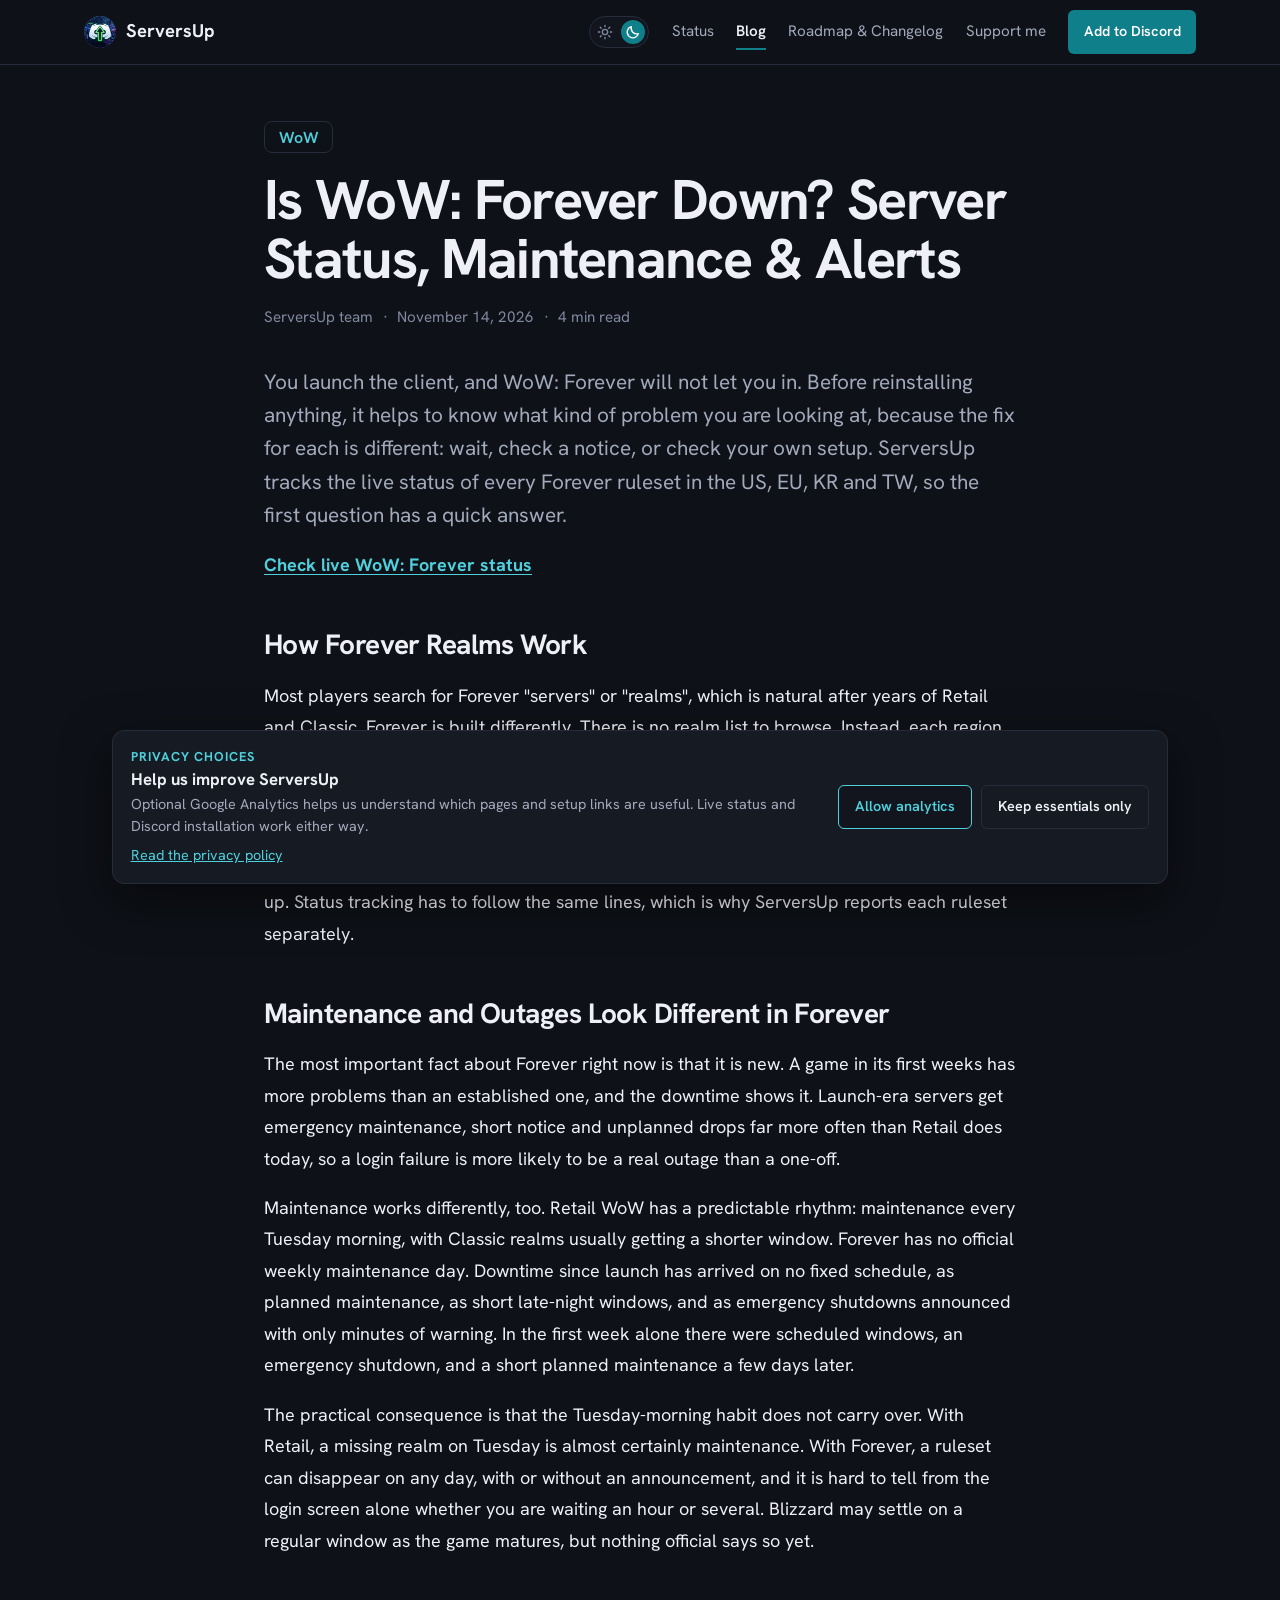
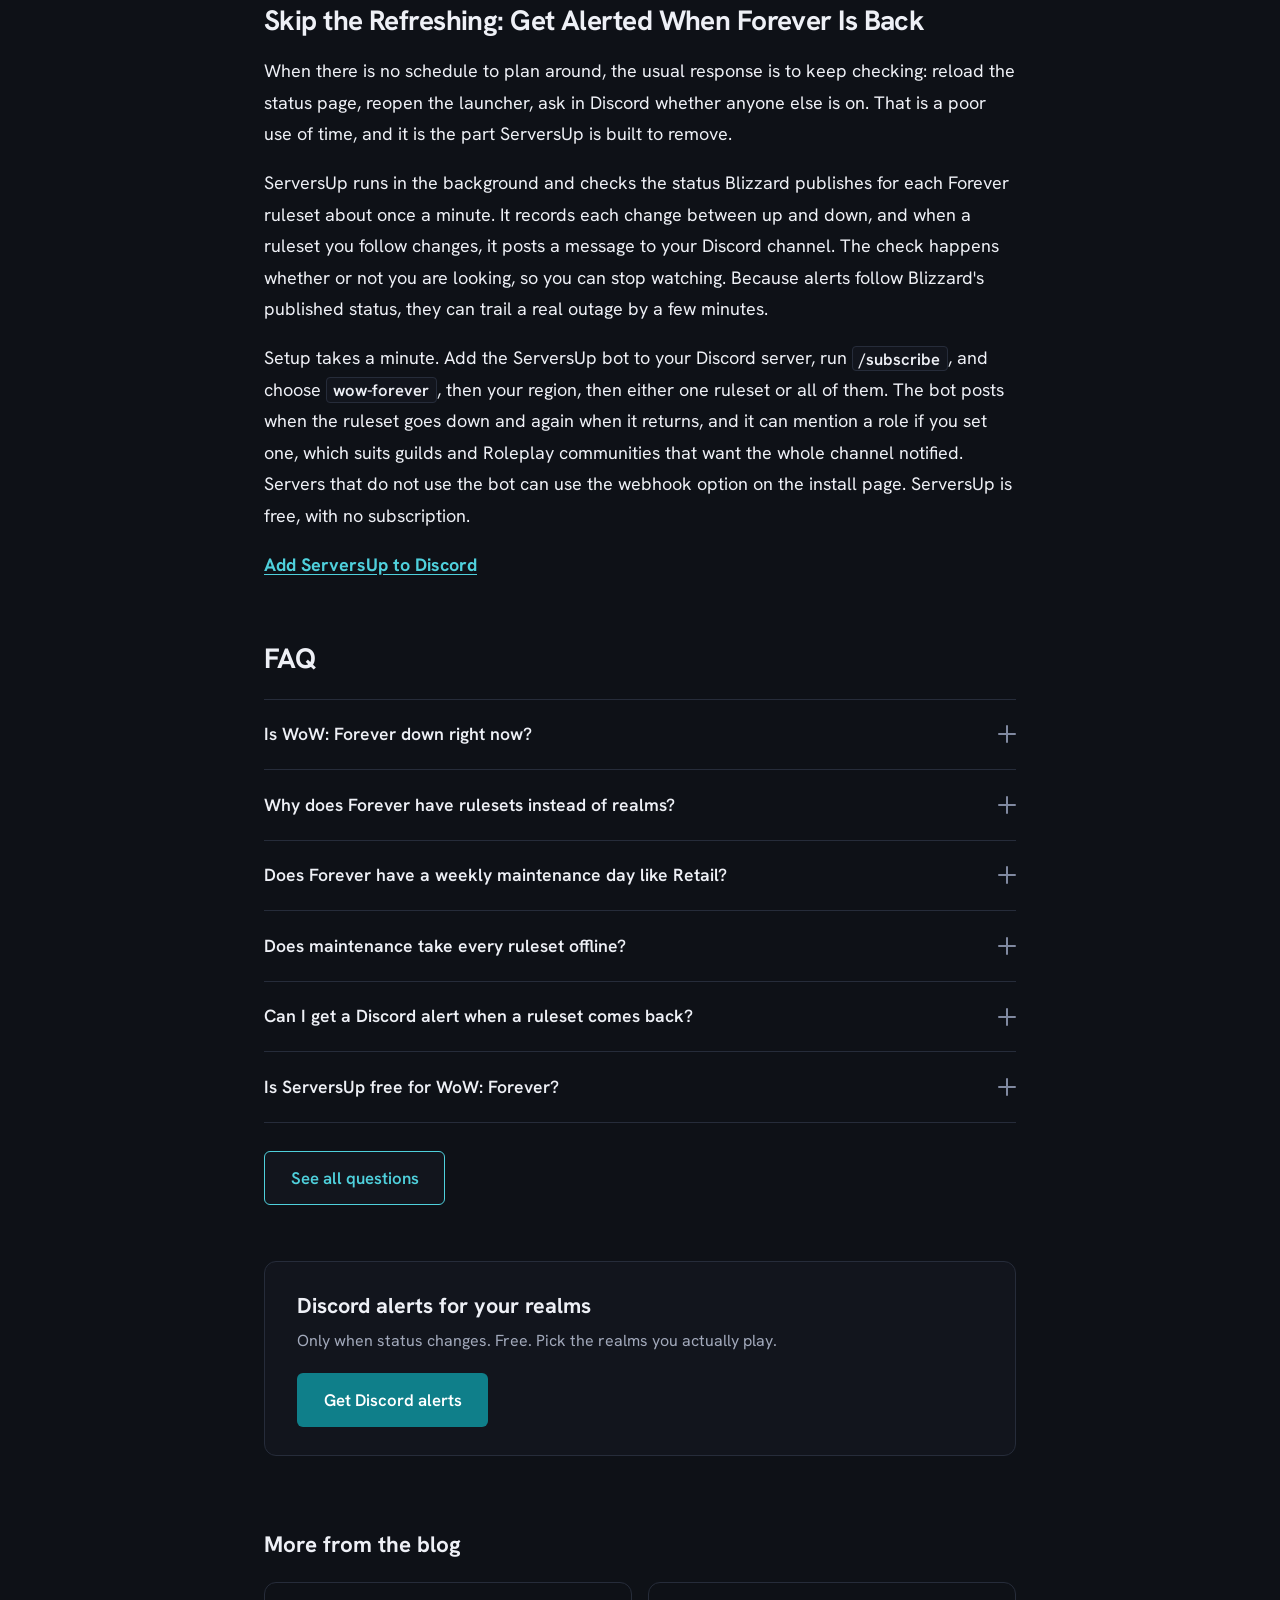
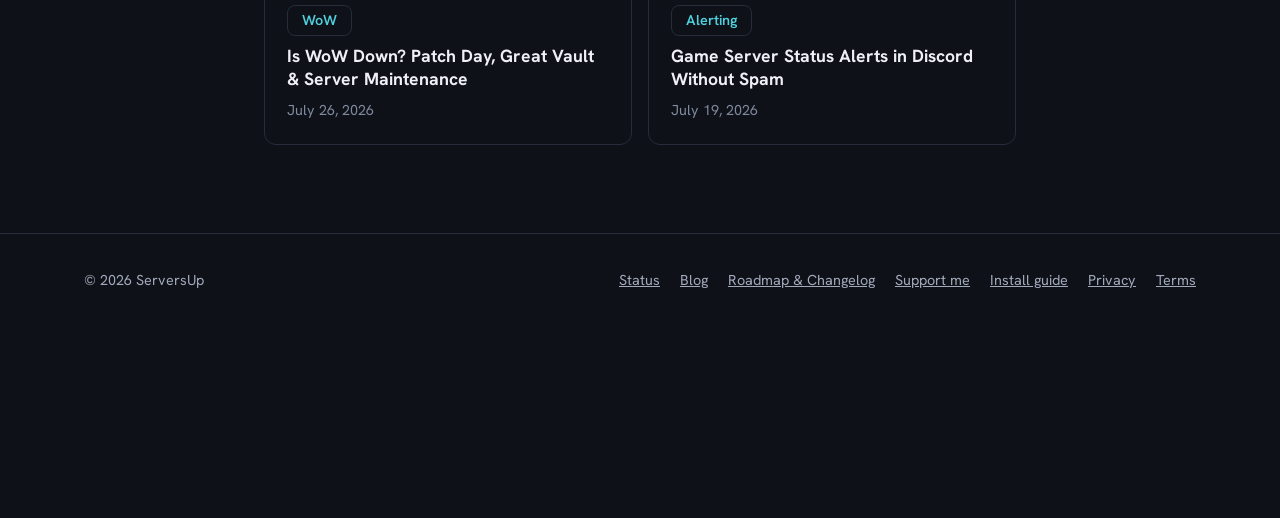
<file: blog/is-wow-forever-down/index.html>
<!doctype html>
<html lang="en" data-theme="dark">
  <head>
    <meta charset="utf-8" />
    <meta name="viewport" content="width=device-width, initial-scale=1" />
    <script>
      (function () {
        var t = "dark";
        try {
          t = localStorage.getItem("serversup-theme") || t;
        } catch (e) {}
        var d = document.documentElement;
        d.setAttribute("data-theme", t === "light" ? "light" : "dark");
        d.classList.add("js");
      })();
    </script>
    <script src="/analytics.js"></script>
    <title>Is WoW: Forever Down? Server Status, Maintenance &amp; Alerts | ServersUp</title>
    <meta name="description" content="Can&#x27;t log in to WoW: Forever? Why a new game means more unplanned downtime, how Forever maintenance differs from Retail, and how to get a Discord alert when it&#x27;s back." />
    <link rel="canonical" href="https://serversup.app/blog/is-wow-forever-down/" />
    <meta property="og:type" content="article" />
    <meta property="og:site_name" content="ServersUp" />
    <meta property="og:title" content="Is WoW: Forever Down? Server Status, Maintenance &amp; Alerts | ServersUp" />
    <meta property="og:description" content="Can&#x27;t log in to WoW: Forever? Why a new game means more unplanned downtime, how Forever maintenance differs from Retail, and how to get a Discord alert when it&#x27;s back." />
    <meta property="og:url" content="https://serversup.app/blog/is-wow-forever-down/" />
    <meta property="og:image" content="https://serversup.app/assets/serversup-logo.png" />
    <meta property="og:image:width" content="1024" />
    <meta property="og:image:height" content="1024" />
    <meta property="og:image:alt" content="ServersUp logo" />
    <meta name="twitter:card" content="summary" />
    <meta name="twitter:title" content="Is WoW: Forever Down? Server Status, Maintenance &amp; Alerts | ServersUp" />
    <meta name="twitter:description" content="Can&#x27;t log in to WoW: Forever? Why a new game means more unplanned downtime, how Forever maintenance differs from Retail, and how to get a Discord alert when it&#x27;s back." />
    <meta name="twitter:image" content="https://serversup.app/assets/serversup-logo.png" />
    <meta name="theme-color" content="#0e1117" />
    <link rel="icon" href="/assets/favicon-32.png" type="image/png" sizes="32x32" />
    <link rel="apple-touch-icon" href="/assets/apple-touch-icon.png" />
    <link rel="preconnect" href="https://fonts.googleapis.com" />
    <link rel="preconnect" href="https://fonts.gstatic.com" crossorigin />
    <link
      href="https://fonts.googleapis.com/css2?family=Hanken+Grotesk:wght@400;500;600;700&display=swap"
      rel="stylesheet"
    />
    <link rel="stylesheet" href="/css/site.css" />
    <script type="application/ld+json">
    {
      "@context": "https://schema.org",
      "@graph": [
        {
          "@type": "Organization",
          "@id": "https://serversup.app/#organization",
          "name": "ServersUp",
          "url": "https://serversup.app/",
          "logo": {
            "@type": "ImageObject",
            "url": "https://serversup.app/assets/serversup-logo.png"
          },
          "sameAs": [
            "https://github.com/ServersUp",
            "https://github.com/ServersUp/servers-up-website",
            "https://ko-fi.com/R6R71Z1SRN"
          ]
        },
        {
          "@type": "BlogPosting",
          "headline": "Is WoW: Forever Down? Server Status, Maintenance & Alerts",
          "description": "Can't log in to WoW: Forever? Why a new game means more unplanned downtime, how Forever maintenance differs from Retail, and how to get a Discord alert when it's back.",
          "datePublished": "2026-11-14",
          "dateModified": "2026-11-14",
          "url": "https://serversup.app/blog/is-wow-forever-down/",
          "mainEntityOfPage": "https://serversup.app/blog/is-wow-forever-down/",
          "image": "https://serversup.app/assets/serversup-logo.png",
          "author": {
            "@id": "https://serversup.app/#organization"
          },
          "publisher": {
            "@id": "https://serversup.app/#organization"
          }
        },
        {
          "@type": "FAQPage",
          "mainEntity": [
            {
              "@type": "Question",
              "name": "Is WoW: Forever down right now?",
              "acceptedAnswer": {
                "@type": "Answer",
                "text": "Open the live status page and look at your ruleset and region."
              }
            },
            {
              "@type": "Question",
              "name": "Why does Forever have rulesets instead of realms?",
              "acceptedAnswer": {
                "@type": "Answer",
                "text": "Each region runs one world per ruleset, so there is no realm list. The US and EU have Normal, PvP, Roleplay and Roleplay PvP; Korea and Taiwan have Normal and PvP. Status is reported for each ruleset."
              }
            },
            {
              "@type": "Question",
              "name": "Does Forever have a weekly maintenance day like Retail?",
              "acceptedAnswer": {
                "@type": "Answer",
                "text": "Not that Blizzard has announced. Downtime since launch has been irregular, with scheduled windows and unplanned outages on different days."
              }
            },
            {
              "@type": "Question",
              "name": "Does maintenance take every ruleset offline?",
              "acceptedAnswer": {
                "@type": "Answer",
                "text": "Planned maintenance has covered a whole region at a time, so its rulesets go down together. An unplanned outage can affect just one."
              }
            },
            {
              "@type": "Question",
              "name": "Can I get a Discord alert when a ruleset comes back?",
              "acceptedAnswer": {
                "@type": "Answer",
                "text": "Yes. Subscribe to a ruleset, or to every ruleset in a region, and the bot posts when it goes down and when it returns."
              }
            },
            {
              "@type": "Question",
              "name": "Is ServersUp free for WoW: Forever?",
              "acceptedAnswer": {
                "@type": "Answer",
                "text": "Yes. Status and alerts are free."
              }
            }
          ]
        }
      ]
    }
    </script>
    <script src="/js/site.js" defer></script>
  </head>
  <body>
    <a class="skip-link" href="#article">Skip to article</a>

    <header class="site-header">
      <div class="wrap">
        <nav class="nav" aria-label="Primary">
          <a class="brand" href="/">
            <span class="brand__mark"><img src="/assets/serversup-logo-128.png" alt="" width="32" height="32" decoding="async" /></span>
            <span>ServersUp</span>
          </a>
          <button class="nav-toggle" type="button" aria-expanded="false" aria-controls="nav-links" aria-label="Menu">
            <svg width="20" height="20" viewBox="0 0 24 24" fill="none" stroke="currentColor" stroke-width="2" stroke-linecap="round" aria-hidden="true"><path d="M4 7h16M4 12h16M4 17h16" /></svg>
          </button>
          <div class="nav-links" id="nav-links">
            <button class="theme-toggle" id="theme-toggle" type="button" aria-label="Dark mode" aria-pressed="true">
              <span class="theme-toggle__track">
                <span class="theme-toggle__knob"></span>
                <svg class="icon-sun" viewBox="0 0 24 24" aria-hidden="true"><circle cx="12" cy="12" r="4" /><path d="M12 2v2M12 20v2M4.9 4.9l1.4 1.4M17.7 17.7l1.4 1.4M2 12h2M20 12h2M4.9 19.1l1.4-1.4M17.7 6.3l1.4-1.4" /></svg>
                <svg class="icon-moon" viewBox="0 0 24 24" aria-hidden="true"><path d="M20 14.5A8.5 8.5 0 019.5 4 8.5 8.5 0 1020 14.5z" /></svg>
              </span>
            </button>
            <a class="nav-link" href="/server-status/">Status</a>
            <a class="nav-link" href="/blog/" aria-current="page">Blog</a>
            <a class="nav-link" href="/changelog/">Roadmap &amp; Changelog</a>
            <a class="nav-link" href="https://ko-fi.com/R6R71Z1SRN" target="_blank" rel="noopener">Support me<span class="sr-only"> (opens in a new tab)</span></a>
            <a class="btn btn-cta btn--sm" href="/install/">Add to Discord</a>
          </div>
        </nav>
      </div>
    </header>

    <main id="article">
      <article class="wrap article">
        <header class="article__head">
          <p class="tag">WoW</p>
          <h1 class="h1">Is WoW: Forever Down? Server Status, Maintenance &amp; Alerts</h1>
          <p class="article__meta">
            <span>ServersUp team</span>
            <span aria-hidden="true">·</span>
            <time datetime="2026-11-14">November 14, 2026</time>
            <span aria-hidden="true">·</span>
            <span>4 min read</span>
          </p>
        </header>
        <div class="article__body prose">
          <p class="article__lead">
            You launch the client, and WoW: Forever will not let you in. Before reinstalling anything, it helps to know what kind of problem you are looking at, because the fix for each is different: wait, check a notice, or check your own setup. ServersUp tracks the live status of every Forever ruleset in the US, EU, KR and TW, so the first question has a quick answer.
          </p>
          <p><strong><a href="/server-status/?game=wow-forever">Check live WoW: Forever status</a></strong></p>

          <h2>How Forever Realms Work</h2>
          <p>Most players search for Forever "servers" or "realms", which is natural after years of Retail and Classic. Forever is built differently. There is no realm list to browse. Instead, each region runs one world per ruleset: Normal, PvP, Roleplay and Roleplay PvP in the US and EU, and Normal and PvP in Korea and Taiwan.</p>
          <p>That structure matters when the game goes offline, because the thing that goes down is a ruleset in a region. An outage can take out the US Normal world while the EU PvP world stays up. Status tracking has to follow the same lines, which is why ServersUp reports each ruleset separately.</p>

          <h2>Maintenance and Outages Look Different in Forever</h2>
          <p>The most important fact about Forever right now is that it is new. A game in its first weeks has more problems than an established one, and the downtime shows it. Launch-era servers get emergency maintenance, short notice and unplanned drops far more often than Retail does today, so a login failure is more likely to be a real outage than a one-off.</p>
          <p>Maintenance works differently, too. Retail WoW has a predictable rhythm: maintenance every Tuesday morning, with Classic realms usually getting a shorter window. Forever has no official weekly maintenance day. Downtime since launch has arrived on no fixed schedule, as planned maintenance, as short late-night windows, and as emergency shutdowns announced with only minutes of warning. In the first week alone there were scheduled windows, an emergency shutdown, and a short planned maintenance a few days later.</p>
          <p>The practical consequence is that the Tuesday-morning habit does not carry over. With Retail, a missing realm on Tuesday is almost certainly maintenance. With Forever, a ruleset can disappear on any day, with or without an announcement, and it is hard to tell from the login screen alone whether you are waiting an hour or several. Blizzard may settle on a regular window as the game matures, but nothing official says so yet.</p>

          <h2>Skip the Refreshing: Get Alerted When Forever Is Back</h2>
          <p>When there is no schedule to plan around, the usual response is to keep checking: reload the status page, reopen the launcher, ask in Discord whether anyone else is on. That is a poor use of time, and it is the part ServersUp is built to remove.</p>
          <p>ServersUp runs in the background and checks the status Blizzard publishes for each Forever ruleset about once a minute. It records each change between up and down, and when a ruleset you follow changes, it posts a message to your Discord channel. The check happens whether or not you are looking, so you can stop watching. Because alerts follow Blizzard's published status, they can trail a real outage by a few minutes.</p>
          <p>Setup takes a minute. Add the ServersUp bot to your Discord server, run <code>/subscribe</code>, and choose <code>wow-forever</code>, then your region, then either one ruleset or all of them. The bot posts when the ruleset goes down and again when it returns, and it can mention a role if you set one, which suits guilds and Roleplay communities that want the whole channel notified. Servers that do not use the bot can use the webhook option on the install page. ServersUp is free, with no subscription.</p>
          <p><strong><a href="/install/" data-track-location="article_body">Add ServersUp to Discord</a></strong></p>
        </div>

        <section class="article-faq" aria-labelledby="faq-title">
          <h2 id="faq-title">FAQ</h2>
          <div class="faq">
            <div class="faq-item">
              <h3><button class="faq-q" type="button" aria-expanded="false" aria-controls="faq-a1" id="faq-q1"><span>Is WoW: Forever down right now?</span><span class="faq-icon" aria-hidden="true"></span></button></h3>
              <div class="faq-panel" id="faq-a1"><div><p>Open the <a href="/server-status/?game=wow-forever">live status page</a> and look at your ruleset and region.</p></div></div>
            </div>
            <div class="faq-item">
              <h3><button class="faq-q" type="button" aria-expanded="false" aria-controls="faq-a2" id="faq-q2"><span>Why does Forever have rulesets instead of realms?</span><span class="faq-icon" aria-hidden="true"></span></button></h3>
              <div class="faq-panel" id="faq-a2"><div><p>Each region runs one world per ruleset, so there is no realm list. The US and EU have Normal, PvP, Roleplay and Roleplay PvP; Korea and Taiwan have Normal and PvP. Status is reported for each ruleset.</p></div></div>
            </div>
            <div class="faq-item">
              <h3><button class="faq-q" type="button" aria-expanded="false" aria-controls="faq-a3" id="faq-q3"><span>Does Forever have a weekly maintenance day like Retail?</span><span class="faq-icon" aria-hidden="true"></span></button></h3>
              <div class="faq-panel" id="faq-a3"><div><p>Not that Blizzard has announced. Downtime since launch has been irregular, with scheduled windows and unplanned outages on different days.</p></div></div>
            </div>
            <div class="faq-item">
              <h3><button class="faq-q" type="button" aria-expanded="false" aria-controls="faq-a4" id="faq-q4"><span>Does maintenance take every ruleset offline?</span><span class="faq-icon" aria-hidden="true"></span></button></h3>
              <div class="faq-panel" id="faq-a4"><div><p>Planned maintenance has covered a whole region at a time, so its rulesets go down together. An unplanned outage can affect just one.</p></div></div>
            </div>
            <div class="faq-item">
              <h3><button class="faq-q" type="button" aria-expanded="false" aria-controls="faq-a5" id="faq-q5"><span>Can I get a Discord alert when a ruleset comes back?</span><span class="faq-icon" aria-hidden="true"></span></button></h3>
              <div class="faq-panel" id="faq-a5"><div><p>Yes. Subscribe to a ruleset, or to every ruleset in a region, and the bot posts when it goes down and when it returns.</p></div></div>
            </div>
            <div class="faq-item">
              <h3><button class="faq-q" type="button" aria-expanded="false" aria-controls="faq-a6" id="faq-q6"><span>Is ServersUp free for WoW: Forever?</span><span class="faq-icon" aria-hidden="true"></span></button></h3>
              <div class="faq-panel" id="faq-a6"><div><p>Yes. Status and alerts are free.</p></div></div>
            </div>
          </div>
          <p class="article-faq__more"><a class="btn btn--secondary btn--lg" href="/install/#faq">See all questions</a></p>
        </section>

        <aside class="article-cta" aria-label="Get Discord alerts">
          <div>
            <p class="article-cta__title">Discord alerts for your realms</p>
            <p class="article-cta__hint">Only when status changes. Free. Pick the realms you actually play.</p>
          </div>
          <a class="btn btn-cta btn--lg" href="/install/">Get Discord alerts</a>
        </aside>

        <section class="related" aria-labelledby="related-title">
          <h2 id="related-title">More from the blog</h2>
          <ul class="related__list">
            <li>
              <a class="related__link" href="/blog/is-wow-down/">
                <span class="tag">WoW</span>
                <span class="related__title">Is WoW Down? Patch Day, Great Vault &amp; Server Maintenance</span>
                <span class="related__date">July 26, 2026</span>
              </a>
            </li>
            <li>
              <a class="related__link" href="/blog/game-server-status-alerts-discord-without-spam/">
                <span class="tag">Alerting</span>
                <span class="related__title">Game Server Status Alerts in Discord Without Spam</span>
                <span class="related__date">July 19, 2026</span>
              </a>
            </li>
          </ul>
        </section>
      </article>
    </main>

    <footer class="site-footer">
      <div class="wrap site-footer__inner">
        <span>&copy; <span id="year">2026</span> ServersUp</span>
        <ul class="site-footer__links">
          <li><a href="/server-status/">Status</a></li>
          <li><a href="/blog/">Blog</a></li>
          <li><a href="/changelog/">Roadmap &amp; Changelog</a></li>
          <li><a href="https://ko-fi.com/R6R71Z1SRN" target="_blank" rel="noopener">Support me<span class="sr-only"> (opens in a new tab)</span></a></li>
          <li><a href="/install/">Install guide</a></li>
          <li><a href="/privacy/">Privacy</a></li>
          <li><a href="/terms/">Terms</a></li>
        </ul>
      </div>
    </footer>
  </body>
</html>
</file>
<file: css/site.css>
/* ServersUp site stylesheet (redesign). Tokens, base, shared components, then per-page sections. */

:root {
  --brand: #0f7f8a;
  --brand-hover: #0b6a73;
  --on-brand: #ffffff;
  --down-solid: #d92d20;
  --font-sans: "Hanken Grotesk", ui-sans-serif, system-ui, -apple-system, "Segoe UI", Roboto, sans-serif;
  --max: 72.5rem;
  --radius: 0.5rem;
  --radius-lg: 0.75rem;
}

:root,
:root[data-theme="dark"] {
  color-scheme: dark;
  --bg: #0e1117;
  --text: #eef0f6;
  --muted: #a2a9bb;
  --dim: #8089a0;
  --line: #262c3a;
  --surface: #12151d;
  --card: #161a23;
  --dash: #3a4256;
  --control: #6b7489;
  --accent: #4fd0dc;
  --up: #5fd38d;
  --down: #ff6b5e;
  --unknown: #e8c35a;
  --warn-bg: #2b2208;
  --warn-line: #d4a017;
  --warn-text: #f6dc8c;
  --down-bg: #241315;
  --down-line: #5a2a2e;
  --code: #0a0c11;
  --code-line: #262c3a;
  --shadow: rgba(0, 0, 0, 0.5);
  --logo-fx: none;
}

:root[data-theme="light"] {
  color-scheme: light;
  --bg: #ffffff;
  --text: #14171f;
  --muted: #4b5266;
  --dim: #5f667b;
  --line: #dde1ea;
  --surface: #f6f7fa;
  --card: #ffffff;
  --dash: #b7bfd0;
  --control: #7a8296;
  --accent: #0c6e78;
  --up: #17703f;
  --down: #c42b1c;
  --unknown: #8a6100;
  --warn-bg: #fff6d6;
  --warn-line: #d49a00;
  --warn-text: #5a4200;
  --down-bg: #fef3f2;
  --down-line: #f4c4be;
  --code: #14171f;
  --code-line: #14171f;
  --shadow: rgba(20, 23, 31, 0.12);
  --logo-fx: drop-shadow(0 0 0.6px #7a6a3a) drop-shadow(0 1px 1px rgba(0, 0, 0, 0.25));
}

*,
*::before,
*::after {
  box-sizing: border-box;
}

html {
  -webkit-text-size-adjust: 100%;
}

@media (prefers-reduced-motion: no-preference) {
  html {
    scroll-behavior: smooth;
  }
}

body {
  margin: 0;
  background: var(--bg);
  color: var(--text);
  font-family: var(--font-sans);
  font-size: 1rem;
  line-height: 1.5;
}

img,
svg {
  max-width: 100%;
}

img {
  height: auto;
}

a {
  color: inherit;
}

button,
input,
select,
textarea {
  font: inherit;
}

h1,
h2,
h3,
p,
ul,
ol {
  margin: 0;
}

:focus-visible {
  outline: 3px solid var(--accent);
  outline-offset: 2px;
}

.sr-only {
  position: absolute;
  width: 1px;
  height: 1px;
  padding: 0;
  margin: -1px;
  overflow: hidden;
  clip: rect(0, 0, 0, 0);
  white-space: nowrap;
  border: 0;
}

.skip-link {
  position: absolute;
  top: -4rem;
  left: 1rem;
  z-index: 100;
  padding: 0.6rem 1rem;
  border-radius: var(--radius);
  background: var(--brand);
  color: var(--on-brand);
  font-weight: 600;
  text-decoration: none;
}

.skip-link:focus {
  top: 1rem;
}

.wrap {
  width: 100%;
  max-width: var(--max);
  margin-inline: auto;
  padding-inline: 1.5rem;
}

/* -- Header / nav -- */

.site-header {
  position: relative;
  z-index: 20;
  border-bottom: 1px solid var(--line);
  background: var(--bg);
}

.nav {
  display: flex;
  align-items: center;
  justify-content: space-between;
  gap: 1rem;
  min-height: 4rem;
}

.brand {
  display: inline-flex;
  align-items: center;
  gap: 0.65rem;
  color: var(--text);
  font-size: 1.15rem;
  font-weight: 700;
  text-decoration: none;
}

.brand__mark {
  display: block;
  width: 2rem;
  height: 2rem;
  overflow: hidden;
  border-radius: 50%;
  flex: none;
}

.brand__mark img {
  display: block;
  width: 100%;
  height: 100%;
  object-fit: cover;
  transform: scale(1.12);
}

.nav-links {
  display: flex;
  align-items: center;
  gap: 1.4rem;
  font-size: 0.95rem;
}

.nav-link {
  padding: 0.35rem 0;
  border-bottom: 2px solid transparent;
  color: var(--muted);
  text-decoration: none;
}

.nav-link:hover {
  color: var(--text);
}

.nav-link[aria-current="page"] {
  border-bottom-color: var(--brand);
  color: var(--text);
  font-weight: 600;
}

.nav-toggle {
  display: none;
  align-items: center;
  justify-content: center;
  width: 2.75rem;
  height: 2.75rem;
  border: 1px solid var(--line);
  border-radius: var(--radius);
  background: transparent;
  color: var(--text);
  cursor: pointer;
}

.theme-toggle {
  display: inline-flex;
  align-items: center;
  height: 2.75rem;
  padding: 0;
  border: 0;
  background: none;
  cursor: pointer;
}

.theme-toggle__track {
  position: relative;
  display: block;
  width: 3.75rem;
  height: 2rem;
  border: 1px solid var(--line);
  border-radius: 999px;
  background: var(--surface);
}

.theme-toggle__knob {
  position: absolute;
  top: 0.1875rem;
  left: 0.1875rem;
  width: 1.5rem;
  height: 1.5rem;
  border-radius: 50%;
  background: var(--brand);
  transition: left 0.2s ease;
}

:root[data-theme="dark"] .theme-toggle__knob {
  left: 1.9375rem;
}

.theme-toggle svg {
  position: absolute;
  top: 0.4375rem;
  width: 1rem;
  height: 1rem;
  fill: none;
  stroke: var(--dim);
  stroke-width: 2;
  stroke-linecap: round;
  stroke-linejoin: round;
}

.theme-toggle .icon-sun {
  left: 0.4375rem;
}

.theme-toggle .icon-moon {
  left: 2.1875rem;
}

:root[data-theme="light"] .theme-toggle .icon-sun,
:root[data-theme="dark"] .theme-toggle .icon-moon {
  stroke: #ffffff;
}

/* -- Buttons -- */

.btn {
  display: inline-flex;
  align-items: center;
  justify-content: center;
  gap: 0.5rem;
  min-height: 2.75rem;
  padding: 0.7rem 1.25rem;
  border: 1px solid transparent;
  border-radius: 6px;
  font-size: 1rem;
  font-weight: 600;
  line-height: 1.2;
  text-decoration: none;
  cursor: pointer;
}

.btn-cta,
.btn--primary {
  background: var(--brand);
  color: var(--on-brand);
}

.btn-cta:hover,
.btn--primary:hover {
  background: var(--brand-hover);
}

.btn--outline {
  border-color: var(--line);
  background: transparent;
  color: var(--text);
}

.btn--outline:hover {
  border-color: var(--accent);
}

/* Secondary actions (see all questions, full install guide, allow analytics).
   The solid teal .btn-cta stays reserved for the install call to action. */
.btn--secondary {
  border-color: var(--accent);
  background: var(--surface);
  color: var(--accent);
}

.btn--secondary:hover {
  background: var(--card);
}

.btn--sm {
  padding: 0.55rem 0.9rem;
  font-size: 0.9rem;
}

.btn--lg {
  padding: 1rem 1.6rem;
  font-size: 1.05rem;
}

/* -- Typography helpers -- */

.eyebrow {
  margin-bottom: 0.75rem;
  color: var(--accent);
  font-size: 1.05rem;
  font-weight: 600;
}

.h1 {
  font-size: clamp(2.25rem, 5vw, 3.5rem);
  line-height: 1.05;
  letter-spacing: -0.03em;
  font-weight: 700;
}

.h2 {
  font-size: clamp(1.85rem, 3.4vw, 2.5rem);
  line-height: 1.08;
  letter-spacing: -0.025em;
  font-weight: 700;
}

.h3 {
  font-size: 1.25rem;
  font-weight: 700;
}

.lede {
  color: var(--muted);
  font-size: 1.2rem;
  line-height: 1.55;
}

.muted {
  color: var(--muted);
}

.text-link {
  color: var(--accent);
  font-weight: 600;
  text-decoration: underline;
  text-underline-offset: 4px;
}

.section {
  position: relative;
  padding-block: 5rem 0;
}

/* -- Hero -- */

.hero {
  display: flex;
  flex-wrap: wrap;
  align-items: center;
  gap: 3rem;
  padding-block: 5rem 4.5rem;
}

.hero__copy {
  flex: 1 1 27rem;
  min-width: 0;
}

.hero__copy .lede {
  margin-top: 1.25rem;
}

.hero__actions {
  display: flex;
  flex-wrap: wrap;
  align-items: center;
  gap: 0.9rem 1.2rem;
  margin-top: 2rem;
}

.hero__note {
  color: var(--dim);
  font-size: 0.9rem;
}

.hero__media {
  display: flex;
  flex: 1 1 30rem;
  flex-direction: column;
  gap: 0.9rem;
  min-width: 0;
}

.frame {
  overflow: hidden;
  border: 1px solid var(--line);
  border-radius: 10px;
  background: #1e1f22;
}

.frame img {
  display: block;
  width: 100%;
  height: auto;
}

.frame--shadow {
  border-radius: var(--radius-lg);
  box-shadow: 0 1.5rem 3.75rem var(--shadow);
}

.codeblock {
  padding: 1.1rem 1.25rem;
  border: 1px solid var(--code-line);
  border-radius: var(--radius);
  background: var(--code);
  color: #e8ebf3;
  font-size: 0.85rem;
  line-height: 1.8;
}

.codeblock__cmd {
  color: #8c95ad;
}

.codeblock__val {
  color: #7fd6de;
}

/* -- Feature columns -- */

.band {
  border-block: 1px solid var(--line);
  background: var(--surface);
}

.features {
  display: grid;
  grid-template-columns: repeat(auto-fit, minmax(14.5rem, 1fr));
  gap: 2.5rem;
  padding-block: 4.5rem;
}

.features__icon {
  display: flex;
  align-items: center;
  justify-content: center;
  width: 2.5rem;
  height: 2.5rem;
  margin-bottom: 1.1rem;
  border: 1px solid var(--line);
  border-radius: var(--radius);
  background: var(--card);
  color: var(--accent);
}

.features__icon svg {
  width: 1.25rem;
  height: 1.25rem;
  fill: none;
  stroke: currentColor;
  stroke-width: 1.8;
  stroke-linecap: round;
  stroke-linejoin: round;
}

.features p {
  margin-top: 0.5rem;
  color: var(--muted);
}

/* -- Setup preview -- */

.split {
  display: flex;
  flex-wrap: wrap;
  align-items: center;
  gap: 3rem;
}

.split__copy {
  flex: 1 1 22rem;
  min-width: 0;
}

.split__media {
  flex: 1.3 1 28rem;
  min-width: 0;
}

.section-head {
}

.section-head p {
  margin-top: 1rem;
  color: var(--muted);
  font-size: 1.1rem;
}

/* -- How it works (animated) -- */

.hiw-list {
  display: flex;
  flex-direction: column;
  gap: 1rem;
  margin: 2rem 0 0;
  padding: 0;
  list-style: none;
  counter-reset: hiw;
}

.hiw-list li {
  display: flex;
  gap: 1rem;
  color: var(--muted);
  font-size: 1.05rem;
  line-height: 1.55;
  counter-increment: hiw;
}

.hiw-list li::before {
  content: counter(hiw);
  flex: none;
  width: 2rem;
  height: 2rem;
  border-radius: 50%;
  background: var(--brand);
  color: var(--on-brand);
  font-size: 0.95rem;
  font-weight: 700;
  line-height: 2rem;
  text-align: center;
}

.hiw-stage-wrap {
  display: none;
  margin-top: 2.5rem;
  padding: 1rem 0 1.5rem;
  overflow: hidden;
  border: 1px solid var(--line);
  border-radius: 1rem;
  background: var(--surface);
}

@media (min-width: 1240px) and (prefers-reduced-motion: no-preference) {
  .hiw-stage-wrap {
    display: block;
    width: 1164px;
    max-width: none;
    margin-left: 50%;
    padding-inline: 32px;
    transform: translateX(-50%);
  }

  .hiw-list {
    position: absolute;
    width: 1px;
    height: 1px;
    margin: -1px;
    overflow: hidden;
    clip: rect(0, 0, 0, 0);
  }
}

.hiw-stage {
  position: relative;
  width: 1100px;
  height: 560px;
  margin-inline: auto;
}

.hiw-hd {
  position: absolute;
  top: 0;
  width: 230px;
  margin: 0;
  color: var(--dim);
  font-size: 0.8rem;
  font-weight: 600;
  letter-spacing: 0.08em;
}

.hiw-lines {
  position: absolute;
  top: 0;
  left: 0;
  width: 1100px;
  height: 560px;
}

.hiw-lines path {
  fill: none;
  stroke: var(--dash);
  stroke-width: 2;
}

.hiw-api {
  position: absolute;
  width: 44px;
  height: 22px;
  border: 1px solid var(--line);
  border-radius: 999px;
  background: var(--card);
  color: var(--muted);
  font-size: 12px;
  font-weight: 700;
  line-height: 20px;
  text-align: center;
}

.hiw-card {
  position: absolute;
  display: flex;
  align-items: center;
  gap: 14px;
  width: 230px;
  padding: 0 18px;
  border: 1.5px solid var(--line);
  border-radius: 12px;
  background: var(--card);
}

.hiw-gs {
  height: 100px;
  color: var(--accent);
}

.hiw-dc {
  height: 90px;
  color: var(--accent);
}

.hiw-gs svg {
  flex: none;
}

.hiw-gs svg .fill-card {
  fill: var(--card);
}

.hiw-logo {
  display: block;
  width: 26px;
  height: 26px;
}

.hiw-chip {
  display: inline-block;
  padding: 4px 8px;
  border: 1px solid #2e3548;
  border-radius: 6px;
  background: #0a0c11;
  line-height: 0;
}

.hiw-chip img {
  display: block;
  width: auto;
  height: 15px;
}

.hiw-nm {
  margin-top: 2px;
  color: var(--text);
  font-size: 17px;
  font-weight: 700;
}

.hiw-sub {
  margin-top: 3px;
  color: var(--muted);
  font-size: 12px;
  font-weight: 500;
  line-height: 1.35;
}

.hiw-st {
  position: relative;
  width: 80px;
  height: 20px;
  margin-top: 4px;
  font-size: 13px;
  font-weight: 700;
}

.hiw-st span {
  position: absolute;
  top: 0;
  left: 0;
}

.hiw-up {
  color: var(--up);
}

.hiw-dn {
  color: var(--down);
  opacity: 0;
}

.hiw-hub {
  position: absolute;
  top: 230px;
  left: 490px;
  width: 120px;
  height: 120px;
  overflow: hidden;
  border-radius: 50%;
  background: var(--brand);
  box-shadow: 0 12px 30px rgba(15, 127, 138, 0.35);
}

.hiw-hub img {
  display: block;
  width: 100%;
  height: 100%;
  object-fit: cover;
  transform: scale(1.12);
}

.hiw-ring {
  position: absolute;
  top: 230px;
  left: 490px;
  width: 120px;
  height: 120px;
  border: 3px solid var(--accent);
  border-radius: 50%;
  opacity: 0;
  animation: hiw-pulse 24s linear infinite;
}

.hiw-hubname {
  position: absolute;
  top: 366px;
  left: 450px;
  width: 200px;
  margin: 0;
  font-size: 18px;
  font-weight: 700;
  text-align: center;
}

.hiw-bd {
  position: absolute;
  top: -13px;
  right: 14px;
  padding: 4px 10px;
  border-radius: 999px;
  background: var(--down-solid);
  color: #ffffff;
  font-size: 12px;
  font-weight: 700;
  opacity: 0;
  animation: hiw-ping 24s linear infinite;
}

.hiw-pk {
  position: absolute;
  top: 0;
  left: 0;
  width: 14px;
  height: 14px;
  border-radius: 50%;
  opacity: 0;
  offset-rotate: 0deg;
  animation: hiw-fly 24s linear infinite;
}

.hiw-pk--bad {
  background: var(--down-solid);
  box-shadow: 0 0 0 4px rgba(217, 45, 32, 0.2);
}

.hiw-pk--out {
  background: var(--brand);
  box-shadow: 0 0 0 4px rgba(15, 127, 138, 0.2);
}

.hiw-caps {
  position: relative;
  height: 76px;
  margin-top: 28px;
}

.hiw-cap {
  position: absolute;
  inset: 0;
  display: flex;
  align-items: center;
  justify-content: center;
  gap: 14px;
  margin: 0;
  font-size: 24px;
  font-weight: 600;
  letter-spacing: -0.01em;
  text-align: center;
  opacity: 0;
}

.hiw-cap i {
  flex: none;
  width: 30px;
  height: 30px;
  border-radius: 50%;
  background: var(--brand);
  color: #ffffff;
  font-size: 14px;
  font-style: normal;
  line-height: 30px;
}

.hiw-gs-a { animation: hiw-card-a 24s linear infinite; }
.hiw-gs-bc { animation: hiw-card-bc 24s linear infinite; }
.hiw-up-a { animation: hiw-up-a 24s linear infinite; }
.hiw-dn-a { animation: hiw-dn-a 24s linear infinite; }
.hiw-up-bc { animation: hiw-up-bc 24s linear infinite; }
.hiw-dn-bc { animation: hiw-dn-bc 24s linear infinite; }
.hiw-dim1 { animation: hiw-dim1 24s linear infinite; }
.hiw-dim2 { animation: hiw-dim2 24s linear infinite; }
.hiw-c1 { animation: hiw-c1 24s linear infinite; }
.hiw-c2 { animation: hiw-c2 24s linear infinite; }
.hiw-c3 { animation: hiw-c3 24s linear infinite; }
.hiw-c4 { animation: hiw-c4 24s linear infinite; }
.hiw-c5 { animation: hiw-c5 24s linear infinite; }
.hiw-c6 { animation: hiw-c6 24s linear infinite; }

.hiw-pA { offset-path: path("M230 120 C 370 120 370 290 500 290"); animation-delay: 6s; }
.hiw-pB { offset-path: path("M230 290 L 500 290"); animation-delay: 15.2s; }
.hiw-pC { offset-path: path("M230 460 C 370 460 370 290 500 290"); animation-delay: 15.2s; }
.hiw-pF { offset-path: path("M600 290 C 730 290 740 95 870 95"); animation-delay: 9s; }
.hiw-pR { offset-path: path("M600 290 C 730 290 740 225 870 225"); animation-delay: 9s; }
.hiw-pR2 { offset-path: path("M600 290 C 730 290 740 225 870 225"); animation-delay: 17.7s; }
.hiw-pM { offset-path: path("M600 290 C 730 290 740 355 870 355"); animation-delay: 17.7s; }
.hiw-pL { offset-path: path("M600 290 C 730 290 740 485 870 485"); animation-delay: 17.7s; }

@keyframes hiw-card-a {
  0%, 10.4% { border-color: var(--line); color: var(--accent); }
  12.5%, 93.7% { border-color: var(--down); color: var(--down); }
  97.9%, 100% { border-color: var(--line); color: var(--accent); }
}

@keyframes hiw-card-bc {
  0%, 58.3% { border-color: var(--line); color: var(--accent); }
  60.4%, 93.7% { border-color: var(--down); color: var(--down); }
  97.9%, 100% { border-color: var(--line); color: var(--accent); }
}

@keyframes hiw-up-a {
  0%, 10.4% { opacity: 1; }
  12.5%, 93.7% { opacity: 0; }
  97.9%, 100% { opacity: 1; }
}

@keyframes hiw-dn-a {
  0%, 10.4% { opacity: 0; }
  12.5%, 93.7% { opacity: 1; }
  97.9%, 100% { opacity: 0; }
}

@keyframes hiw-up-bc {
  0%, 58.3% { opacity: 1; }
  60.4%, 93.7% { opacity: 0; }
  97.9%, 100% { opacity: 1; }
}

@keyframes hiw-dn-bc {
  0%, 58.3% { opacity: 0; }
  60.4%, 93.7% { opacity: 1; }
  97.9%, 100% { opacity: 0; }
}

@keyframes hiw-dim1 {
  0%, 37% { opacity: 1; }
  38.5%, 56.5% { opacity: 0.4; }
  58.3%, 100% { opacity: 1; }
}

@keyframes hiw-dim2 {
  0%, 73.5% { opacity: 1; }
  75%, 94.5% { opacity: 0.4; }
  96.5%, 100% { opacity: 1; }
}

@keyframes hiw-ping {
  0% { opacity: 0; transform: scale(0.5); }
  0.8% { opacity: 1; transform: scale(1.12); }
  1.6% { opacity: 1; transform: scale(1); }
  14% { opacity: 1; transform: scale(1); }
  15%, 100% { opacity: 0; transform: scale(1); }
}

@keyframes hiw-fly {
  0% { opacity: 0; offset-distance: 0%; }
  0.5% { opacity: 1; offset-distance: 0%; }
  10% { opacity: 1; offset-distance: 100%; }
  10.4%, 100% { opacity: 0; offset-distance: 100%; }
}

@keyframes hiw-pulse {
  0%, 34% { opacity: 0; transform: scale(1); }
  35% { opacity: 0.6; transform: scale(1); }
  39% { opacity: 0; transform: scale(1.6); }
  72% { opacity: 0; transform: scale(1); }
  73% { opacity: 0.6; transform: scale(1); }
  77% { opacity: 0; transform: scale(1.6); }
  100% { opacity: 0; transform: scale(1); }
}

@keyframes hiw-c1 { 0%, 10.5% { opacity: 1; } 12%, 96.5% { opacity: 0; } 98%, 100% { opacity: 1; } }
@keyframes hiw-c2 { 0%, 12% { opacity: 0; } 13%, 24% { opacity: 1; } 25%, 100% { opacity: 0; } }
@keyframes hiw-c3 { 0%, 24% { opacity: 0; } 25.5%, 36.5% { opacity: 1; } 37.5%, 100% { opacity: 0; } }
@keyframes hiw-c4 { 0%, 37% { opacity: 0; } 38.5%, 56.5% { opacity: 1; } 57.5%, 100% { opacity: 0; } }
@keyframes hiw-c5 { 0%, 58% { opacity: 0; } 59.5%, 71.5% { opacity: 1; } 72.9%, 100% { opacity: 0; } }
@keyframes hiw-c6 { 0%, 73.5% { opacity: 0; } 75%, 94.5% { opacity: 1; } 95.8%, 100% { opacity: 0; } }

/* -- Games list -- */

.games {
  margin-top: 1.75rem;
  overflow: hidden;
  border: 1px solid var(--line);
  border-radius: var(--radius-lg);
}

.games__row {
  display: flex;
  flex-wrap: wrap;
  align-items: center;
  gap: 0.75rem 1.5rem;
  padding: 1.1rem 1.5rem;
  border-bottom: 1px solid var(--line);
}

.games__row:last-child {
  border-bottom: 0;
}

.games__row--live {
  background: var(--surface);
}

.games__row--soon .games__logo img,
.games__row--soon .games__logo .chip {
  opacity: 0.6;
}

.games__row--soon .games__name strong {
  color: var(--muted);
}

.games__label {
  padding: 0.75rem 1.5rem;
  border-bottom: 1px solid var(--line);
  color: var(--dim);
  font-size: 0.8rem;
  font-weight: 700;
  letter-spacing: 0.08em;
}

.games__logo {
  display: flex;
  flex: none;
  align-items: center;
  justify-content: center;
  width: 5.5rem;
}

.games__logo img {
  display: block;
  width: 3rem;
  height: auto;
}

.games__logo img.is-wide {
  width: 5rem;
  filter: var(--logo-fx);
}

.games__logo .chip {
  display: inline-block;
  padding: 0.5rem 0.65rem;
  border: 1px solid #2e3548;
  border-radius: var(--radius);
  background: #0a0c11;
  line-height: 0;
}

.games__logo .chip img {
  width: 4.5rem;
  height: auto;
}

.games__name {
  flex: 0 0 17.5rem;
  max-width: 100%;
  min-width: 0;
}

.games__name strong {
  display: block;
  font-size: 1.25rem;
  line-height: 1.25;
}

.games__row--soon .games__name strong {
  font-size: 1.1rem;
  font-weight: 600;
}

.games__status {
  margin-top: 0.15rem;
  color: var(--up);
  font-size: 0.9rem;
  font-weight: 600;
}

.games__regions {
  display: flex;
  flex: 1 1 12rem;
  flex-wrap: wrap;
  gap: 0.5rem;
  margin: 0;
  padding: 0;
  list-style: none;
}

.games__regions a {
  display: inline-flex;
  align-items: center;
  min-height: 2.5rem;
  padding: 0 0.9rem;
  border: 1px solid var(--line);
  border-radius: 6px;
  color: var(--accent);
  font-size: 0.9rem;
  font-weight: 600;
  text-decoration: none;
}

.games__regions a:hover {
  border-color: var(--accent);
  background: var(--card);
}

.games__actions {
  display: flex;
  flex: none;
  flex-direction: column;
  align-items: flex-end;
  gap: 0.5rem;
  min-width: 15rem;
}

.games__actions .games__link {
  min-width: 0;
  padding-block: 0.25rem;
}

.games__link {
  flex: none;
  min-width: 15rem;
  padding-block: 0.7rem;
  color: var(--accent);
  font-size: 0.95rem;
  font-weight: 600;
  text-align: right;
}

.games__soon {
  flex: 1 1 10rem;
  color: var(--muted);
  font-size: 0.9rem;
  font-weight: 600;
}

/* -- FAQ -- */

.faq-section {
  display: flex;
  flex-wrap: wrap;
  align-items: flex-start;
  gap: 2.5rem 4.5rem;
}

.faq-section__intro {
  flex: 1 1 20rem;
  min-width: 0;
}

.faq-section__intro p {
  margin-top: 1rem;
  color: var(--muted);
  font-size: 1.1rem;
}

.faq-section__intro .btn {
  margin-top: 1.5rem;
}

.faq {
  flex: 1.6 1 30rem;
  min-width: 0;
  border-top: 1px solid var(--line);
}

.faq-item {
  border-bottom: 1px solid var(--line);
}

.faq-item h3 {
  margin: 0;
}

.faq-q {
  display: flex;
  align-items: center;
  justify-content: space-between;
  gap: 1rem;
  width: 100%;
  padding: 1.35rem 0;
  border: 0;
  background: none;
  color: var(--text);
  font-size: 1.15rem;
  font-weight: 600;
  text-align: left;
  cursor: pointer;
}

.faq-icon {
  position: relative;
  flex: none;
  width: 18px;
  height: 18px;
}

.faq-icon::before,
.faq-icon::after {
  content: "";
  position: absolute;
  border-radius: 1px;
  background: var(--dim);
}

.faq-icon::before {
  top: 8px;
  left: 0;
  width: 18px;
  height: 2px;
}

.faq-icon::after {
  top: 0;
  left: 8px;
  width: 2px;
  height: 18px;
  transition: transform 0.3s ease;
}

.faq-item.is-open .faq-icon::after {
  transform: rotate(90deg);
}

.faq-panel {
  display: grid;
  grid-template-rows: 1fr;
}

.faq-panel > div {
  min-height: 0;
  overflow: hidden;
}

.faq-panel p {
  padding-bottom: 1.5rem;
  color: var(--muted);
  font-size: 1rem;
  line-height: 1.65;
}

.js .faq-panel {
  grid-template-rows: 0fr;
  visibility: hidden;
  opacity: 0;
  transition: grid-template-rows 0.3s ease, opacity 0.3s ease, visibility 0s linear 0.3s;
}

.js .faq-item.is-open .faq-panel {
  grid-template-rows: 1fr;
  visibility: visible;
  opacity: 1;
  transition: grid-template-rows 0.3s ease, opacity 0.3s ease, visibility 0s linear 0s;
}

@media (prefers-reduced-motion: reduce) {
  .faq-panel,
  .faq-icon::after,
  .theme-toggle__knob {
    transition: none !important;
  }
}

/* -- Closing CTA -- */

.cta {
  margin-top: 6rem;
  border-top: 1px solid var(--line);
  background: var(--surface);
}

.cta__inner {
  display: flex;
  flex-wrap: wrap;
  align-items: center;
  justify-content: space-between;
  gap: 2rem 3rem;
  padding-block: 5.5rem;
}

.cta__copy {
  flex: 1 1 28rem;
  min-width: 0;
}

.cta__copy p {
  margin-top: 1rem;
  color: var(--muted);
  font-size: 1.15rem;
}

.cta__actions {
  display: flex;
  flex-wrap: wrap;
  gap: 0.9rem;
}

/* -- Footer -- */

.site-footer {
  border-top: 1px solid var(--line);
  color: var(--muted);
  font-size: 0.9rem;
}

.site-footer__inner {
  display: flex;
  flex-wrap: wrap;
  align-items: center;
  justify-content: space-between;
  gap: 0.75rem 1.5rem;
  padding-block: 1.5rem;
}

.site-footer__brand {
  display: inline-flex;
  align-items: center;
  gap: 0.6rem;
}

.site-footer__brand .brand__mark {
  width: 1.5rem;
  height: 1.5rem;
}

.site-footer__links {
  display: flex;
  flex-wrap: wrap;
  gap: 0 1.25rem;
  margin: 0;
  padding: 0;
  list-style: none;
}

.site-footer a {
  display: inline-flex;
  align-items: center;
  min-height: 2.75rem;
  color: var(--muted);
}

.site-footer a:hover {
  color: var(--text);
}

/* -- Privacy choices (injected by analytics.js) -- */

body.consent-banner-visible {
  padding-bottom: 12rem;
}

html:has(body.consent-banner-visible) {
  scroll-padding-bottom: 20rem;
}

.analytics-consent {
  position: fixed;
  right: 1rem;
  bottom: 1rem;
  left: 1rem;
  z-index: 40;
  display: flex;
  align-items: center;
  justify-content: space-between;
  gap: 1.5rem;
  max-width: 66rem;
  margin-inline: auto;
  padding: 1rem 1.1rem;
  border: 1px solid var(--line);
  border-radius: var(--radius-lg);
  background: var(--card);
  color: var(--text);
  box-shadow: 0 1rem 3rem var(--shadow);
}

.analytics-consent[hidden],
.analytics-consent__settings[hidden] {
  display: none;
}

.analytics-consent__copy {
  min-width: 0;
}

.analytics-consent__eyebrow {
  margin: 0 0 0.2rem;
  color: var(--accent);
  font-size: 0.8rem;
  font-weight: 700;
  letter-spacing: 0.08em;
  text-transform: uppercase;
}

.analytics-consent h2 {
  margin: 0 0 0.25rem;
  font-size: 1.05rem;
  line-height: 1.25;
}

.analytics-consent__copy p:not(.analytics-consent__eyebrow) {
  max-width: 52rem;
  margin: 0 0 0.35rem;
  color: var(--muted);
  font-size: 0.9rem;
}

.analytics-consent__copy a {
  color: var(--accent);
  font-size: 0.9rem;
}

.analytics-consent__actions {
  display: flex;
  flex: 0 0 auto;
  flex-wrap: wrap;
  align-items: center;
  justify-content: flex-end;
  gap: 0.6rem;
}

.analytics-consent .analytics-consent__accept,
.analytics-consent__reject,
.analytics-consent__settings {
  min-height: 2.75rem;
  padding: 0.55rem 1rem;
  border-radius: 6px;
  font-size: 0.9rem;
  font-weight: 600;
  cursor: pointer;
}

.analytics-consent .analytics-consent__accept {
  border: 1px solid var(--accent);
  background: var(--surface);
  color: var(--accent);
}

.analytics-consent .analytics-consent__accept:hover {
  background: var(--bg);
}

.analytics-consent__reject,
.analytics-consent__settings {
  border: 1px solid var(--line);
  background: var(--card);
  color: var(--text);
}

.analytics-consent__reject:hover,
.analytics-consent__settings:hover {
  border-color: var(--accent);
}

.analytics-consent__settings {
  position: fixed;
  right: 1rem;
  bottom: 1rem;
  z-index: 39;
  box-shadow: 0 0.5rem 1.5rem var(--shadow);
}

/* -- Responsive -- */

@media (max-width: 62rem) {
  .nav {
    flex-wrap: wrap;
  }

  .nav-links {
    flex-wrap: wrap;
    gap: 0.25rem 1.1rem;
  }

  .js .nav-toggle {
    display: inline-flex;
  }

  .js .nav {
    flex-wrap: nowrap;
  }

  .js .nav-links {
    position: absolute;
    top: 100%;
    right: 0;
    left: 0;
    z-index: 30;
    display: none;
    flex-direction: column;
    flex-wrap: nowrap;
    align-items: stretch;
    gap: 0;
    padding: 0.5rem 1.5rem 1.25rem;
    border-bottom: 1px solid var(--line);
    background: var(--bg);
    box-shadow: 0 1rem 2rem var(--shadow);
  }

  .js .nav-links.is-open {
    display: flex;
  }

  .js .nav-links .nav-link {
    padding: 0.85rem 0;
    border-bottom: 1px solid var(--line);
  }

  .js .nav-links .btn {
    margin-top: 0.9rem;
  }

  .js .theme-toggle {
    align-self: flex-start;
  }
}

@media (max-width: 40rem) {
  .hero {
    padding-block: 3rem;
  }

  .section {
    padding-block: 3.5rem 0;
  }

  .games__link {
    min-width: 0;
    text-align: left;
  }

  .games__actions {
    align-items: flex-start;
    min-width: 0;
  }

  .games__name {
    flex-basis: 100%;
  }

  .analytics-consent {
    flex-direction: column;
    align-items: stretch;
    gap: 0.75rem;
    padding: 0.85rem 1rem;
  }

  .analytics-consent__copy p:not(.analytics-consent__eyebrow) {
    font-size: 0.85rem;
  }

  .analytics-consent__actions {
    flex-wrap: nowrap;
    justify-content: stretch;
  }

  .analytics-consent__actions > button {
    flex: 1 1 0;
    padding-inline: 0.5rem;
  }

  body.consent-banner-visible {
    padding-bottom: 20rem;
  }

  .analytics-consent__settings {
    position: static;
    display: block;
    margin: 0 auto 1.5rem;
    box-shadow: none;
  }
}

/* -- Animation pause control + paused state -- */

.hiw-controls {
  display: flex;
  justify-content: flex-end;
  padding: 0 1rem 0.5rem;
}

.hiw-pause {
  display: inline-flex;
  align-items: center;
  gap: 0.5rem;
  min-height: 2.75rem;
  padding: 0 1rem;
  border: 1px solid var(--line);
  border-radius: var(--radius);
  background: var(--card);
  color: var(--text);
  font-size: 0.9rem;
  font-weight: 600;
  cursor: pointer;
}

.hiw-pause:hover {
  border-color: var(--accent);
}

.hiw-stage-wrap.is-paused *,
.hiw-stage-wrap.is-offscreen * {
  animation-play-state: paused !important;
}

/* -- Page header + breadcrumbs (inner pages) -- */

.page-head {
  padding-block: 3rem 2rem;
}

.page-head .lede {
  margin-top: 1rem;
}

code {
  padding: 0.05rem 0.4rem;
  border: 1px solid var(--line);
  border-radius: 4px;
  background: var(--surface);
  color: var(--text);
  font-family: inherit;
  font-size: 0.92em;
  font-weight: 600;
}

/* -- Legend + status dots -- */

.legend {
  display: flex;
  flex-wrap: wrap;
  gap: 0.6rem 2rem;
  margin: 1.5rem 0 0;
  padding: 0;
  color: var(--muted);
  font-size: 1.1rem;
  font-weight: 600;
  list-style: none;
}

.legend li {
  display: inline-flex;
  align-items: center;
  gap: 0.6rem;
}

.server-dot {
  display: inline-block;
  flex: none;
  width: 0.6rem;
  height: 0.6rem;
  border-radius: 50%;
  background: var(--dim);
}

.server-dot--up {
  background: var(--up);
}

.server-dot--down {
  background: var(--down);
}

.server-dot--unknown {
  background: var(--unknown);
}

.server-dot--skeleton {
  background: var(--line);
}

/* -- Status board -- */

.board {
  padding-bottom: 1rem;
}

.status-step {
  margin-bottom: 1rem;
  color: var(--muted);
  font-size: 1.05rem;
  font-weight: 600;
}

.status-pick {
  display: flex;
  flex-wrap: wrap;
  gap: 0.75rem;
}

.status-pick--regions {
  margin-top: 1rem;
}

.status-pick--regions[hidden] {
  display: none;
}

.status-pick__btn {
  display: inline-flex;
  align-items: center;
  gap: 0.75rem;
  min-height: 3.5rem;
  padding: 0 1.25rem;
  border: 2px solid var(--control);
  border-radius: 10px;
  background: transparent;
  color: var(--text);
  font-size: 1rem;
  font-weight: 600;
  cursor: pointer;
}

.status-pick__btn img {
  display: block;
  width: auto;
  height: 1.9rem;
}

.status-pick__btn .chip {
  display: inline-block;
  padding: 0.3rem 0.55rem;
  border: 1px solid #2e3548;
  border-radius: 6px;
  background: #0a0c11;
  line-height: 0;
}

.status-pick__btn .chip img {
  height: 1rem;
}

.status-pick__btn:hover,
.status-pick__region:hover {
  border-color: var(--accent);
}

.status-pick__btn.is-active {
  border-color: var(--brand);
  background: var(--surface);
}

.status-pick__btn.is-active::after {
  content: "\2713";
  color: var(--accent);
  font-weight: 700;
}

.status-pick__region {
  min-width: 3.5rem;
  min-height: 2.75rem;
  padding: 0 1rem;
  border: 1px solid var(--control);
  border-radius: var(--radius);
  background: transparent;
  color: var(--muted);
  font-size: 0.9rem;
  font-weight: 700;
  text-transform: uppercase;
  cursor: pointer;
}

.status-pick__region.is-active {
  border-color: var(--brand);
  background: var(--brand);
  color: var(--on-brand);
}

.status-panel {
  margin-top: 1.75rem;
  overflow: hidden;
  border: 1px solid var(--line);
  border-radius: var(--radius-lg);
}

.status-summary {
  display: flex;
  flex-wrap: wrap;
  align-items: center;
  justify-content: space-between;
  gap: 1rem 2rem;
  padding: 1.25rem 1.5rem;
  border-bottom: 1px solid var(--line);
  background: var(--surface);
}

.status-totals {
  display: flex;
  flex-wrap: wrap;
  gap: 0.5rem 1.75rem;
  font-size: 1.15rem;
  font-weight: 700;
}

.stat--up {
  color: var(--up);
}

.stat--down {
  color: var(--down);
}

.stat--unknown {
  color: var(--unknown);
}

.status-meta {
  display: flex;
  flex-wrap: wrap;
  gap: 0.25rem 1.5rem;
  margin: 0;
  color: var(--muted);
  font-size: 0.9rem;
}

.status-meta div {
  display: flex;
  gap: 0.4rem;
}

.status-meta dt {
  cursor: help;
}

.status-meta dd {
  margin: 0;
  color: var(--text);
  font-weight: 600;
}

.status-toolbar {
  padding: 1rem 1.5rem 0;
}

.status-search {
  width: 100%;
  max-width: 20rem;
  min-height: 2.75rem;
  padding: 0 0.9rem;
  border: 1px solid var(--control);
  border-radius: var(--radius);
  background: var(--bg);
  color: var(--text);
}

.status-search:disabled {
  opacity: 0.55;
}

.server-grid {
  display: grid;
  grid-template-columns: repeat(auto-fill, minmax(14.5rem, 1fr));
  gap: 0.5rem;
  padding: 1.25rem 1.5rem 1.5rem;
}

.server-placeholder {
  grid-column: 1 / -1;
  padding: 1rem 0;
  color: var(--muted);
}

.server-row {
  display: flex;
  align-items: center;
  justify-content: space-between;
  gap: 0.75rem;
  min-height: 3.5rem;
  padding: 0 1rem;
  border: 1px solid var(--line);
  border-radius: var(--radius);
  background: var(--bg);
}

.server-row--down {
  border-color: var(--down-line);
  background: var(--down-bg);
}

.server-row--skeleton {
  opacity: 0.6;
}

.server-name {
  flex: 1;
  min-width: 0;
  overflow: hidden;
  font-size: 1rem;
  font-weight: 500;
  text-overflow: ellipsis;
  white-space: nowrap;
}

.server-name--skeleton {
  height: 0.8rem;
  border-radius: 4px;
  background: var(--line);
}

.server-flag {
  flex: none;
  color: var(--muted);
  font-size: 0.75rem;
  font-weight: 700;
  letter-spacing: 0.06em;
}

.server-row--up .server-flag {
  color: var(--up);
}

.server-row--down .server-flag {
  color: var(--down);
}

.server-row--unknown .server-flag {
  color: var(--unknown);
}

.server-flag--skeleton {
  width: 2rem;
  height: 0.7rem;
  border-radius: 4px;
  background: var(--line);
}

.status-inline-msg {
  margin-top: 1rem;
  color: var(--muted);
}

.status-inline-msg--error {
  color: var(--down);
  font-weight: 600;
}

.about .section-head p + p {
  margin-top: 1rem;
}

/* -- Roadmap and changelog -- */

.changelog-layout {
  display: flex;
  flex-wrap: wrap;
  align-items: flex-start;
  gap: 3.5rem 4rem;
  padding-block: 1rem 2rem;
}

.changelog-layout__col {
  flex: 1 1 24rem;
  min-width: 0;
}

.changelog-layout__col--wide {
  flex: 1.4 1 32rem;
}

.roadmap {
  margin: 1.5rem 0 0;
  padding: 0;
  border-top: 1px solid var(--line);
  list-style: none;
}

.roadmap li {
  display: flex;
  gap: 1rem;
  align-items: flex-start;
  padding: 1.1rem 0;
  border-bottom: 1px solid var(--line);
}

.roadmap__icon {
  display: flex;
  flex: none;
  align-items: center;
  justify-content: center;
  width: 2.5rem;
  height: 2.5rem;
  border-radius: var(--radius);
  background: var(--surface);
  color: var(--accent);
}

.roadmap__icon--game {
  background: none;
}

.roadmap__icon img {
  display: block;
  width: 2.5rem;
  height: auto;
}

.roadmap__icon svg {
  width: 1.4rem;
  height: 1.4rem;
}

.roadmap strong {
  font-size: 1.05rem;
}

.roadmap p {
  margin-top: 0.4rem;
  color: var(--muted);
}

.releases {
  display: flex;
  flex-direction: column;
  gap: 2rem;
  margin-top: 1.5rem;
  padding-left: 1.75rem;
  border-left: 2px solid var(--line);
}

.release {
  position: relative;
}

.release::before {
  content: "";
  position: absolute;
  top: 0.55rem;
  left: -2.1rem;
  width: 0.75rem;
  height: 0.75rem;
  border: 2px solid var(--accent);
  border-radius: 50%;
  background: var(--bg);
}

.release h3 {
  display: flex;
  flex-wrap: wrap;
  align-items: baseline;
  gap: 0.25rem 0.9rem;
  font-size: 1.3rem;
}

.release h3 time {
  color: var(--dim);
  font-size: 0.95rem;
  font-weight: 500;
}

.release p {
  margin-top: 0.5rem;
  color: var(--muted);
  line-height: 1.65;
}

.release a {
  color: var(--accent);
}

.release__v {
  color: var(--accent);
  font-weight: 700;
}

/* -- No-JS: the status board is interactive only -- */

html:not(.js) .status-pick,
html:not(.js) .status-panel,
html:not(.js) .status-step {
  display: none;
}

.warn-callout {
  display: flex;
  align-items: flex-start;
  gap: 0.6rem;
  margin: 0.75rem 0 0;
  padding: 0.7rem 0.9rem;
  background: var(--warn-bg);
  border: 1px solid var(--warn-line);
  border-left-width: 4px;
  border-radius: 8px;
  color: var(--warn-text);
  font-size: 0.9rem;
  line-height: 1.45;
}

.warn-callout[hidden] {
  display: none;
}

.warn-callout__icon {
  flex: none;
}

.status-note {
  margin: 0;
  padding: 0.75rem 1.5rem 0;
  color: var(--dim);
  font-size: 0.85rem;
}

.about__list {
  margin: 1rem 0 0;
  padding-left: 1.25rem;
  color: var(--muted);
}

/* -- Install page -- */

.install-hero .hero__actions {
  margin-top: 2rem;
}

.install-free {
  margin-top: 0.5rem;
  color: var(--accent);
  font-weight: 600;
}

.install-alert {
  margin-top: 3rem;
}

.install-intro {
  margin-top: 1.75rem;
  color: var(--muted);
  font-size: 1.05rem;
  line-height: 1.65;
}

.features--three {
  grid-template-columns: repeat(auto-fit, minmax(16rem, 1fr));
  padding-block: 3rem;
}

.features--three h3 {
  margin-bottom: 0;
}

.split--top {
  align-items: flex-start;
}

.steps {
  display: flex;
  flex-direction: column;
  gap: 1.25rem;
  margin: 1.75rem 0 0;
  padding: 0;
  list-style: none;
  counter-reset: step;
}

.steps li {
  position: relative;
  padding-left: 3rem;
  color: var(--muted);
  font-size: 1.05rem;
  line-height: 1.6;
  counter-increment: step;
}

.steps li::before {
  content: counter(step);
  position: absolute;
  top: 0;
  left: 0;
  width: 2rem;
  height: 2rem;
  border-radius: 50%;
  background: var(--brand);
  color: var(--on-brand);
  font-size: 0.95rem;
  font-weight: 700;
  line-height: 2rem;
  text-align: center;
}

.steps strong {
  color: var(--text);
}

.chip {
  display: inline-block;
  padding: 0.3rem 0.55rem;
  border: 1px solid #2e3548;
  border-radius: 6px;
  background: #0a0c11;
  line-height: 0;
}

.chip img {
  display: block;
  width: auto;
  height: 1rem;
}

.commands {
  margin: 1.75rem 0 0;
  padding: 0;
  overflow: hidden;
  border: 1px solid var(--line);
  border-radius: var(--radius-lg);
  list-style: none;
}

.commands li {
  display: flex;
  flex-wrap: wrap;
  align-items: center;
  gap: 0.5rem 1.5rem;
  padding: 1rem 1.5rem;
  border-bottom: 1px solid var(--line);
}

.commands li:nth-child(odd) {
  background: var(--surface);
}

.commands li:last-child {
  border-bottom: 0;
}

.commands code {
  flex: 0 0 15rem;
  max-width: 100%;
  border: 0;
  background: none;
  color: var(--accent);
  font-size: 1rem;
  padding: 0;
}

.commands span {
  flex: 1 1 18rem;
  color: var(--muted);
}

.faq--narrow {
  margin-top: 1.5rem;
}

.install-cta-after-faq {
  display: flex;
  flex-wrap: wrap;
  align-items: center;
  gap: 0.9rem;
  margin-top: 2.5rem;
}

.callout {
  display: flex;
  flex-wrap: wrap;
  align-items: center;
  justify-content: space-between;
  gap: 1.25rem 2rem;
  padding: 1.75rem 2rem;
  border: 1px solid var(--line);
  border-radius: var(--radius-lg);
  background: var(--surface);
}

.callout--stack {
  flex: 1 1 22rem;
  flex-direction: column;
  align-items: flex-start;
  justify-content: flex-start;
}

.feedback-support {
  display: flex;
  padding-bottom: 5rem;
  flex-wrap: wrap;
  gap: 1rem;
}

/* -- Webhook dialog -- */

.webhook-modal {
  width: min(40rem, calc(100vw - 2rem));
  max-height: calc(100vh - 2rem);
  max-height: calc(100dvh - 2rem);
  padding: 0;
  overflow: auto;
  border: 1px solid var(--line);
  border-radius: var(--radius-lg);
  background: var(--card);
  color: var(--text);
}

.webhook-modal__inner {
  padding: 1.5rem;
}

.webhook-modal::backdrop {
  background: rgba(0, 0, 0, 0.65);
}

.webhook-modal__header {
  display: flex;
  align-items: center;
  justify-content: space-between;
  gap: 1rem;
  margin-bottom: 0.75rem;
}

.webhook-modal__header h2 {
  font-size: 1.4rem;
}

.webhook-modal__close {
  width: 2.75rem;
  height: 2.75rem;
  border: 1px solid var(--line);
  border-radius: var(--radius);
  background: transparent;
  color: var(--text);
  font-size: 1.5rem;
  line-height: 1;
  cursor: pointer;
}

.webhook-form__field {
  display: block;
  margin: 1.1rem 0 0;
  padding: 0;
  border: 0;
}

.webhook-form__label {
  display: block;
  padding: 0;
  margin-bottom: 0.35rem;
  font-size: 0.9rem;
  font-weight: 600;
}

.webhook-form__input {
  width: 100%;
  min-height: 2.75rem;
  padding: 0 0.9rem;
  border: 1px solid var(--control);
  border-radius: var(--radius);
  background: var(--bg);
  color: var(--text);
}

.help-pop {
  display: inline-block;
  margin-top: 0.4rem;
  padding: 0.5rem 0;
  border: 0;
  background: none;
  color: var(--accent);
  font-size: 0.9rem;
  font-weight: 600;
  text-decoration: underline;
  text-underline-offset: 3px;
  cursor: pointer;
}

.help-pop__body {
  margin-top: 0.25rem;
  padding: 0.9rem 1.1rem;
  border: 1px solid var(--line);
  border-radius: var(--radius);
  background: var(--surface);
  color: var(--muted);
  font-size: 0.92rem;
}

.help-pop__body[hidden] {
  display: none;
}

.help-pop__body ul {
  margin: 0.4rem 0 0;
  padding-left: 1.25rem;
}

.help-pop__lead,
.help-pop__note {
  margin: 0;
}

.help-pop__note {
  margin-top: 0.5rem;
  color: var(--dim);
}

.wh-game-tabs,
.wh-region-row {
  display: flex;
  flex-wrap: wrap;
  gap: 0.5rem;
}

.wh-game-tab,
.region-tab {
  display: inline-flex;
  align-items: center;
  justify-content: center;
  min-width: 3.5rem;
  min-height: 2.75rem;
  padding: 0.35rem 0.9rem;
  border: 2px solid var(--control);
  border-radius: var(--radius);
  background: transparent;
  color: var(--muted);
  font-size: 0.9rem;
  font-weight: 700;
  text-transform: uppercase;
  cursor: pointer;
}

.wh-game-tab.is-active,
.region-tab.is-active {
  border-color: var(--brand);
  background: var(--surface);
  color: var(--text);
}

.wh-game-tab__logo {
  display: block;
  width: auto;
  height: 2rem;
}

.wh-game-tab .chip img {
  height: 1.1rem;
}

.wh-realm-count {
  display: block;
  margin-top: 0.4rem;
  color: var(--dim);
  font-size: 0.85rem;
}

.wh-server-list {
  max-height: 14rem;
  margin: 0.4rem 0 0;
  padding: 0;
  overflow: auto;
  border: 1px solid var(--control);
  border-radius: var(--radius);
  list-style: none;
}

.wh-server-list li {
  border-bottom: 1px solid var(--line);
}

.wh-server-list li:last-child {
  border-bottom: 0;
}

.wh-server-item {
  display: flex;
  align-items: center;
  justify-content: space-between;
  gap: 0.75rem;
  width: 100%;
  min-height: 2.75rem;
  padding: 0.4rem 0.9rem;
  border: 0;
  background: transparent;
  color: var(--text);
  text-align: left;
  cursor: pointer;
}

.wh-server-item:hover {
  background: var(--surface);
}

.wh-server-item[aria-selected="true"],
.wh-server-list li.is-selected .wh-server-item {
  background: var(--brand);
  color: var(--on-brand);
}

.wh-server-item code {
  padding: 0;
  border: 0;
  background: none;
  color: inherit;
  font-size: 0.95rem;
}

.wh-server-item__hint {
  color: inherit;
  font-size: 0.8rem;
}

.wh-server-list__empty,
.wh-selection {
  margin: 0.5rem 0 0;
  padding: 0;
  color: var(--muted);
  font-size: 0.9rem;
}

.wh-server-list__empty {
  padding: 0.75rem 0.9rem;
}

.webhook-form__honeypot {
  position: absolute;
  left: -9999px;
  width: 1px;
  height: 1px;
  opacity: 0;
}

.webhook-form__status {
  min-height: 1.5rem;
  margin: 1rem 0 0;
  color: var(--muted);
  font-size: 0.92rem;
}

.webhook-form__status.is-error {
  color: var(--down);
  font-weight: 600;
}

.webhook-form__status.is-success {
  color: var(--up);
  font-weight: 600;
}

.webhook-form .btn[disabled] {
  opacity: 0.55;
  cursor: not-allowed;
}

.webhook-form .btn {
  width: 100%;
  margin-top: 0.5rem;
}

.supported {
  display: flex;
  flex-wrap: wrap;
  gap: 0.75rem 2.5rem;
  margin: 1.25rem 0 0;
  padding: 0;
  list-style: none;
}

.supported li {
  display: flex;
  flex-direction: column;
  gap: 0.15rem;
}

.supported span {
  color: var(--muted);
}

/* -- Blog -- */

.tag {
  display: inline-block;
  margin: 0;
  padding: 0.35rem 0.85rem;
  border: 1px solid var(--line);
  border-radius: 8px;
  color: var(--accent);
  font-size: 1rem;
  font-weight: 600;
  line-height: 1.2;
}

.filters {
  display: flex;
  flex-wrap: wrap;
  gap: 0.5rem;
  margin-top: 2rem;
}

html:not(.js) .filters {
  display: none;
}

.chip-btn {
  min-height: 2.75rem;
  padding: 0 1.25rem;
  border: 1px solid var(--control);
  border-radius: 999px;
  background: transparent;
  color: var(--muted);
  font-size: 1rem;
  font-weight: 600;
  cursor: pointer;
}

.chip-btn:hover {
  border-color: var(--accent);
}

.chip-btn[aria-pressed="true"] {
  border-color: var(--brand);
  background: var(--brand);
  color: var(--on-brand);
}

.post-list {
  margin: 1.75rem 0 0;
  padding: 0;
  border-top: 1px solid var(--line);
  list-style: none;
}

.post-list li {
  border-bottom: 1px solid var(--line);
}

.post-list li[hidden] {
  display: none;
}

.post-row {
  display: flex;
  flex-wrap: wrap;
  gap: 0.9rem 2.5rem;
  padding: 2rem 0;
  color: inherit;
  text-decoration: none;
}

.post-row__meta {
  display: flex;
  flex: 0 0 11rem;
  flex-direction: column;
  align-items: flex-start;
  gap: 0.6rem;
}

.post-row__meta time {
  color: var(--dim);
  font-size: 0.95rem;
}

.post-row__body {
  flex: 1 1 22rem;
  min-width: 0;
}

.post-row__title {
  display: block;
  margin: 0;
  font-size: 1.6rem;
  font-weight: 700;
  line-height: 1.2;
  letter-spacing: -0.015em;
}

.post-row:hover .post-row__title {
  text-decoration: underline;
  text-underline-offset: 4px;
}

.post-row__excerpt {
  display: block;
  margin-top: 0.6rem;
  color: var(--muted);
  font-size: 1.05rem;
  line-height: 1.55;
}

.post-row__more {
  display: inline-block;
  margin-top: 0.9rem;
  color: var(--accent);
  font-weight: 600;
}

.blog-cta {
  margin-top: 4rem;
  margin-bottom: 5rem;
}

.article {
  max-width: 50rem;
  padding-block: 3.5rem 5.5rem;
}

.article__head {
  margin-bottom: 2.25rem;
}

.article__head .h1 {
  margin-top: 1.1rem;
}

.article__meta {
  display: flex;
  flex-wrap: wrap;
  gap: 0.25rem 0.6rem;
  margin-top: 1.1rem;
  color: var(--dim);
  font-size: 0.95rem;
}

.prose {
  font-size: 1.125rem;
  line-height: 1.75;
}

.prose p {
  margin-top: 1.1rem;
}

.prose h2 {
  margin-top: 3rem;
  font-size: 1.75rem;
  line-height: 1.2;
  letter-spacing: -0.02em;
}

.prose h3 {
  margin-top: 2rem;
  font-size: 1.3rem;
}

.prose ul,
.prose ol {
  margin: 1.1rem 0 0;
  padding-left: 1.5rem;
}

.prose li + li {
  margin-top: 0.4rem;
}

.prose a {
  color: var(--accent);
  text-decoration: underline;
  text-underline-offset: 3px;
}

.prose .article__lead {
  margin-top: 0;
  color: var(--muted);
  font-size: 1.3rem;
  line-height: 1.6;
}

.prose .article__aside {
  margin-top: 1.75rem;
  padding: 1rem 1.25rem;
  border-left: 3px solid var(--brand);
  border-radius: 0 var(--radius) var(--radius) 0;
  background: var(--surface);
  color: var(--muted);
}

.prose table {
  width: 100%;
  margin-top: 1.5rem;
  border-collapse: collapse;
  font-size: 1rem;
}

.prose th,
.prose td {
  padding: 0.65rem 0.8rem;
  border: 1px solid var(--line);
  text-align: left;
  vertical-align: top;
}

.prose th {
  background: var(--surface);
}

.article-faq {
  margin-top: 3.5rem;
}

.article-faq h2 {
  font-size: 1.75rem;
  letter-spacing: -0.02em;
}

.article-faq .faq {
  margin-top: 1.25rem;
}

.article-faq .faq-q {
  font-size: 1.1rem;
}

.article-faq .faq-panel a {
  color: var(--accent);
}

.article-cta {
  display: flex;
  flex-wrap: wrap;
  align-items: center;
  justify-content: space-between;
  gap: 1.25rem 2rem;
  margin-top: 3.5rem;
  padding: 1.75rem 2rem;
  border: 1px solid var(--line);
  border-radius: var(--radius-lg);
  background: var(--surface);
}

.article-cta__title {
  margin: 0;
  font-size: 1.35rem;
  font-weight: 700;
}

.article-cta__hint {
  margin: 0.4rem 0 0;
  color: var(--muted);
}

.related {
  margin-top: 4.5rem;
}

.related h2 {
  font-size: 1.4rem;
}

.related__list {
  display: grid;
  grid-template-columns: repeat(auto-fit, minmax(min(18rem, 100%), 1fr));
  gap: 1rem;
  margin: 1.25rem 0 0;
  padding: 0;
  list-style: none;
}

.related__link {
  display: flex;
  flex-direction: column;
  gap: 0.6rem;
  height: 100%;
  padding: 1.4rem;
  border: 1px solid var(--line);
  border-radius: var(--radius-lg);
  color: inherit;
  text-decoration: none;
}

.related__link:hover {
  border-color: var(--accent);
}

.related__link .tag {
  align-self: flex-start;
  font-size: 0.9rem;
}

.related__title {
  font-size: 1.1rem;
  font-weight: 700;
  line-height: 1.3;
}

.related__date {
  color: var(--dim);
  font-size: 0.9rem;
}

/* -- Legal pages -- */

.legal {
  max-width: 46rem;
  padding-block: 3.5rem 5rem;
}

.legal .prose {
  font-size: 1.0625rem;
}

.legal .h1 {
  margin-bottom: 0.75rem;
}

.legal-updated {
  color: var(--dim);
}

.legal .prose h2 {
  margin-top: 2.5rem;
  font-size: 1.5rem;
}

.prose figure,
.article-figure {
  margin: 1.75rem 0;
}

.prose figure img {
  display: block;
  width: 100%;
  height: auto;
  border: 1px solid var(--line);
  border-radius: 10px;
}

.prose figcaption {
  margin-top: 0.6rem;
  color: var(--dim);
  font-size: 0.9rem;
  line-height: 1.5;
}


.article-faq__more {
  margin-top: 1.75rem;
}
</file>
